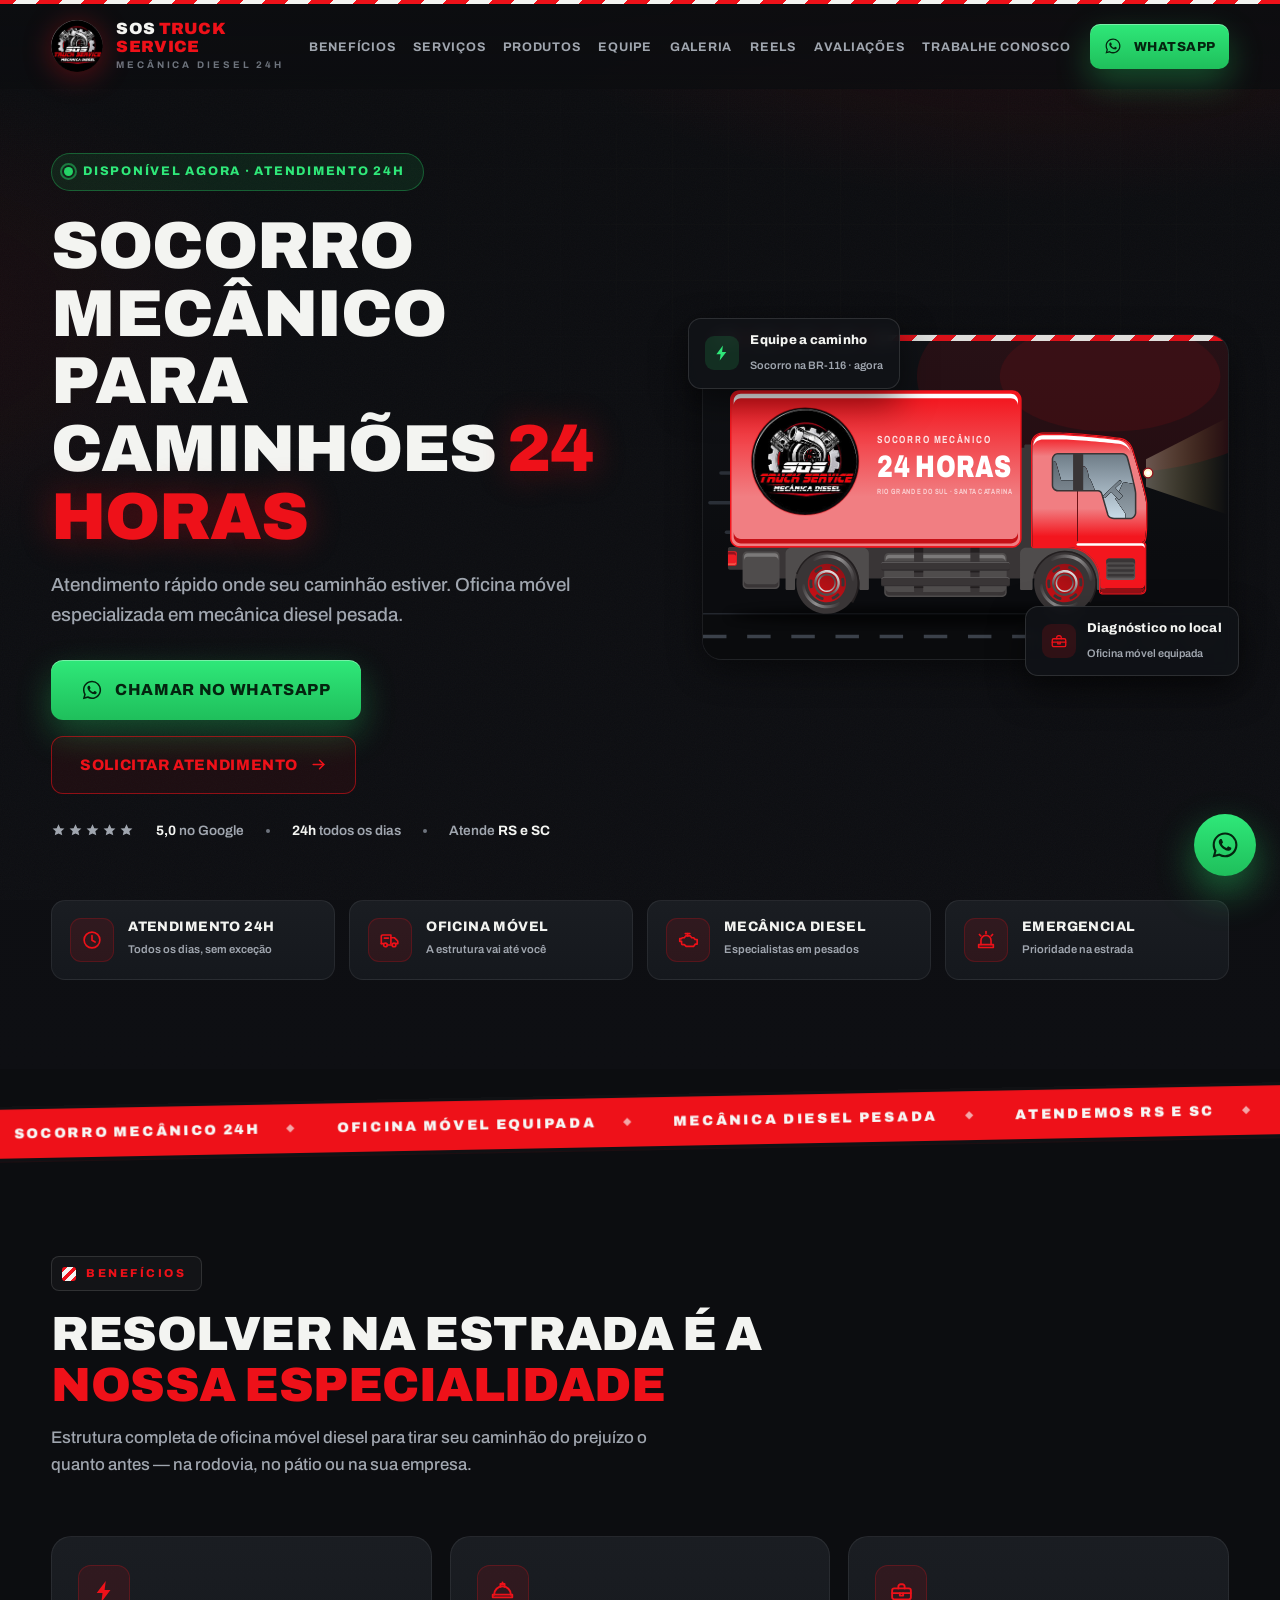
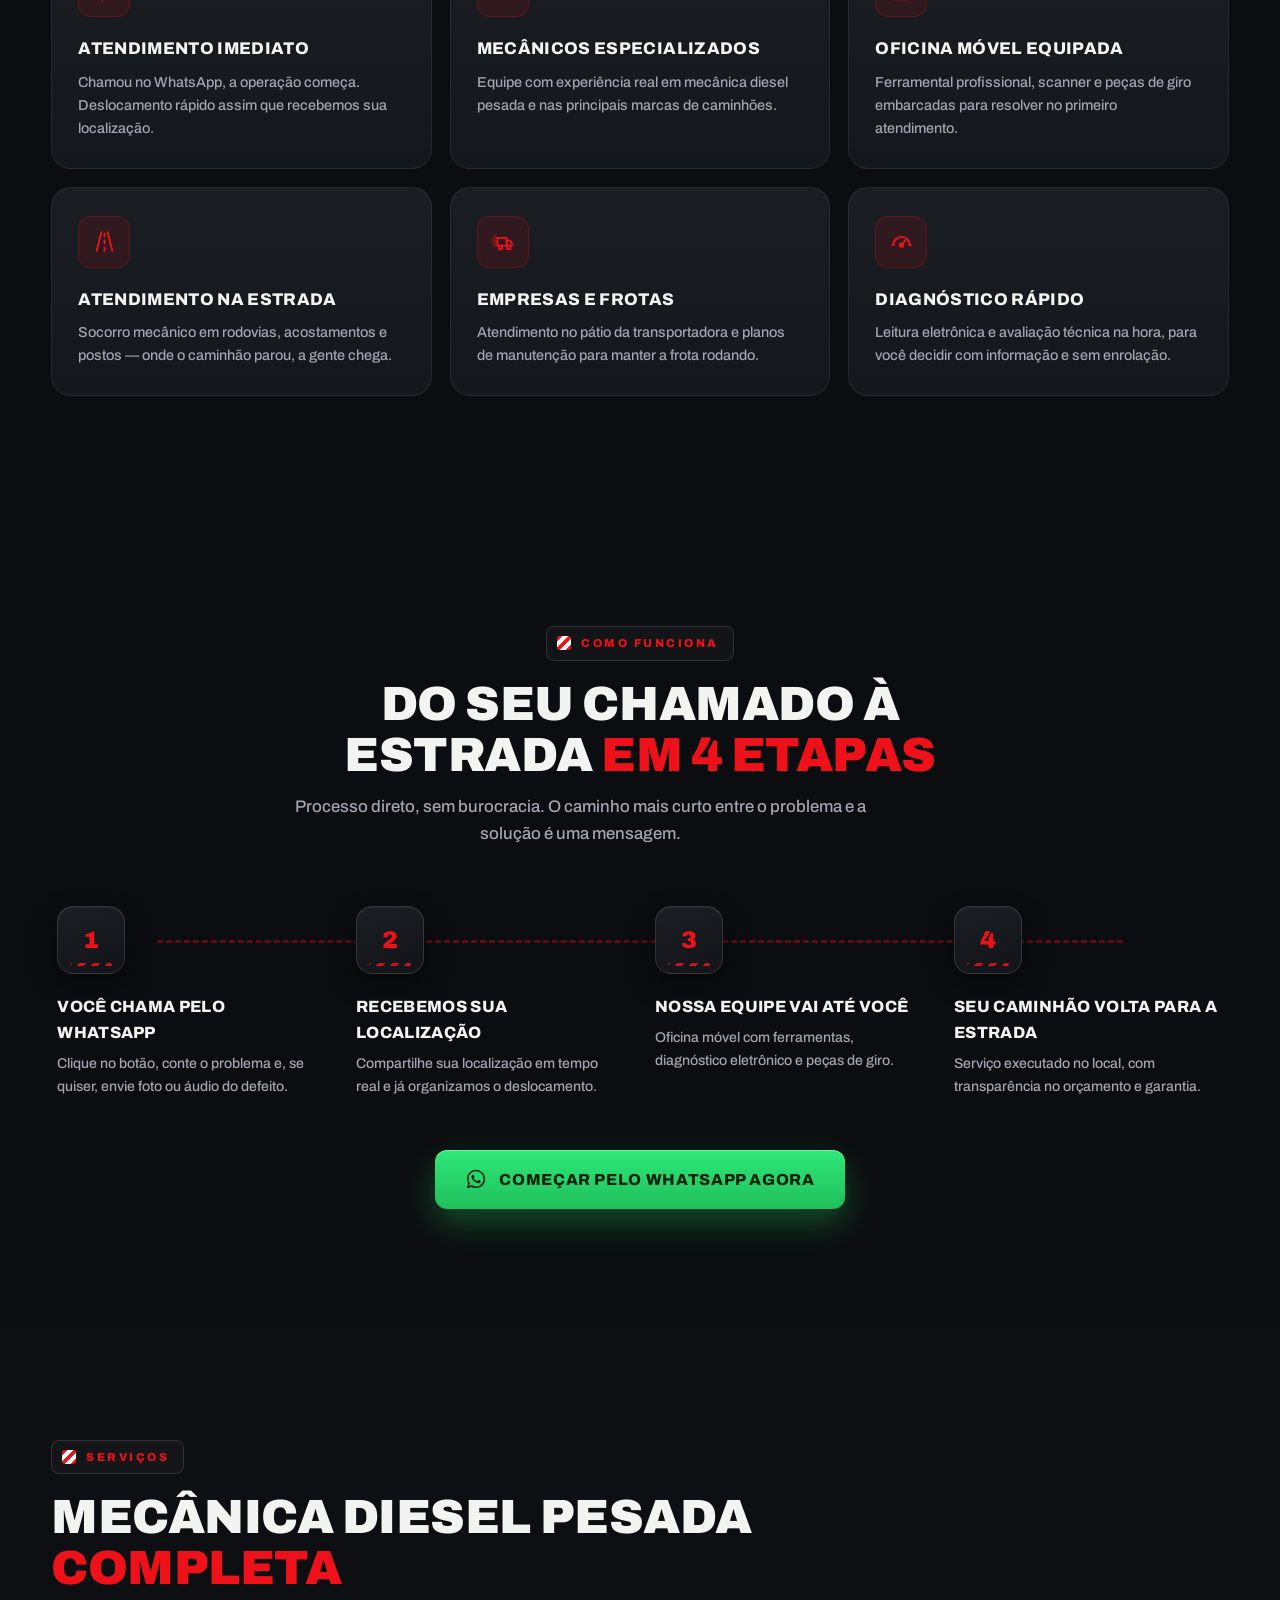
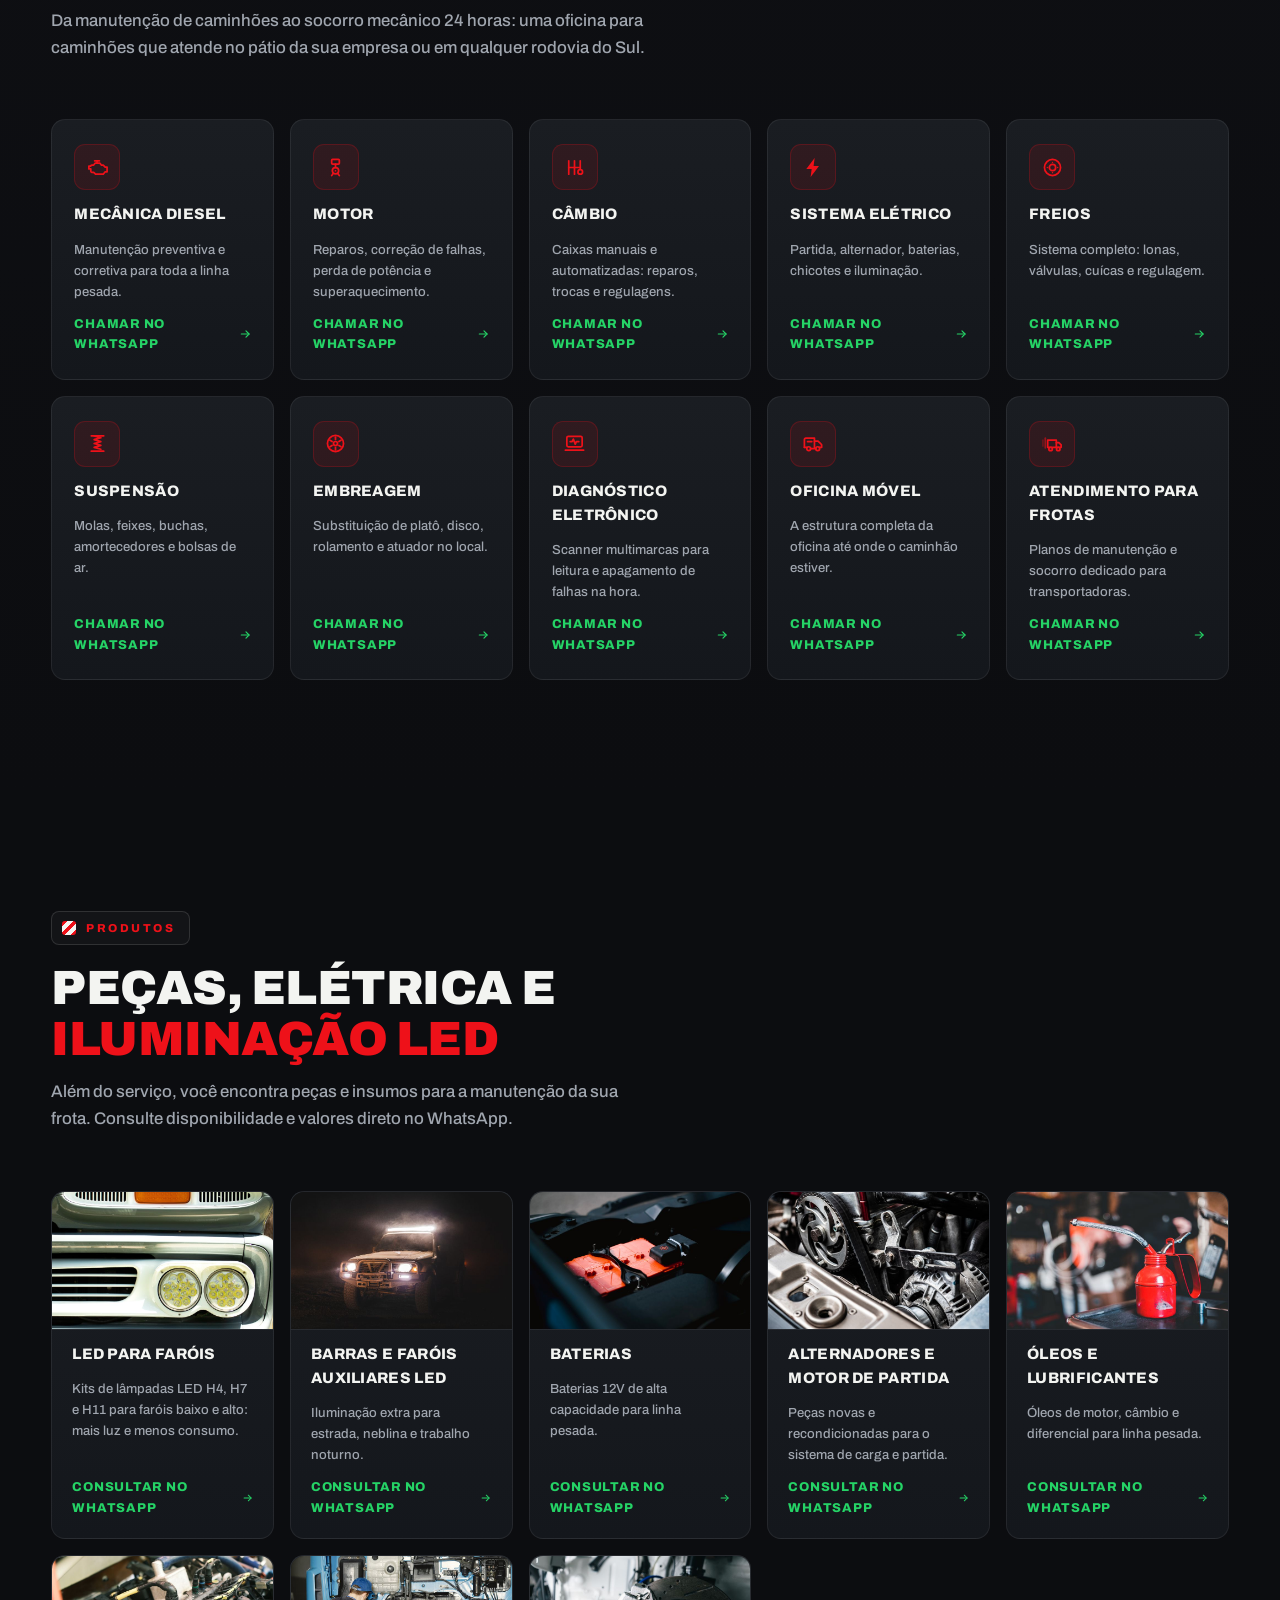
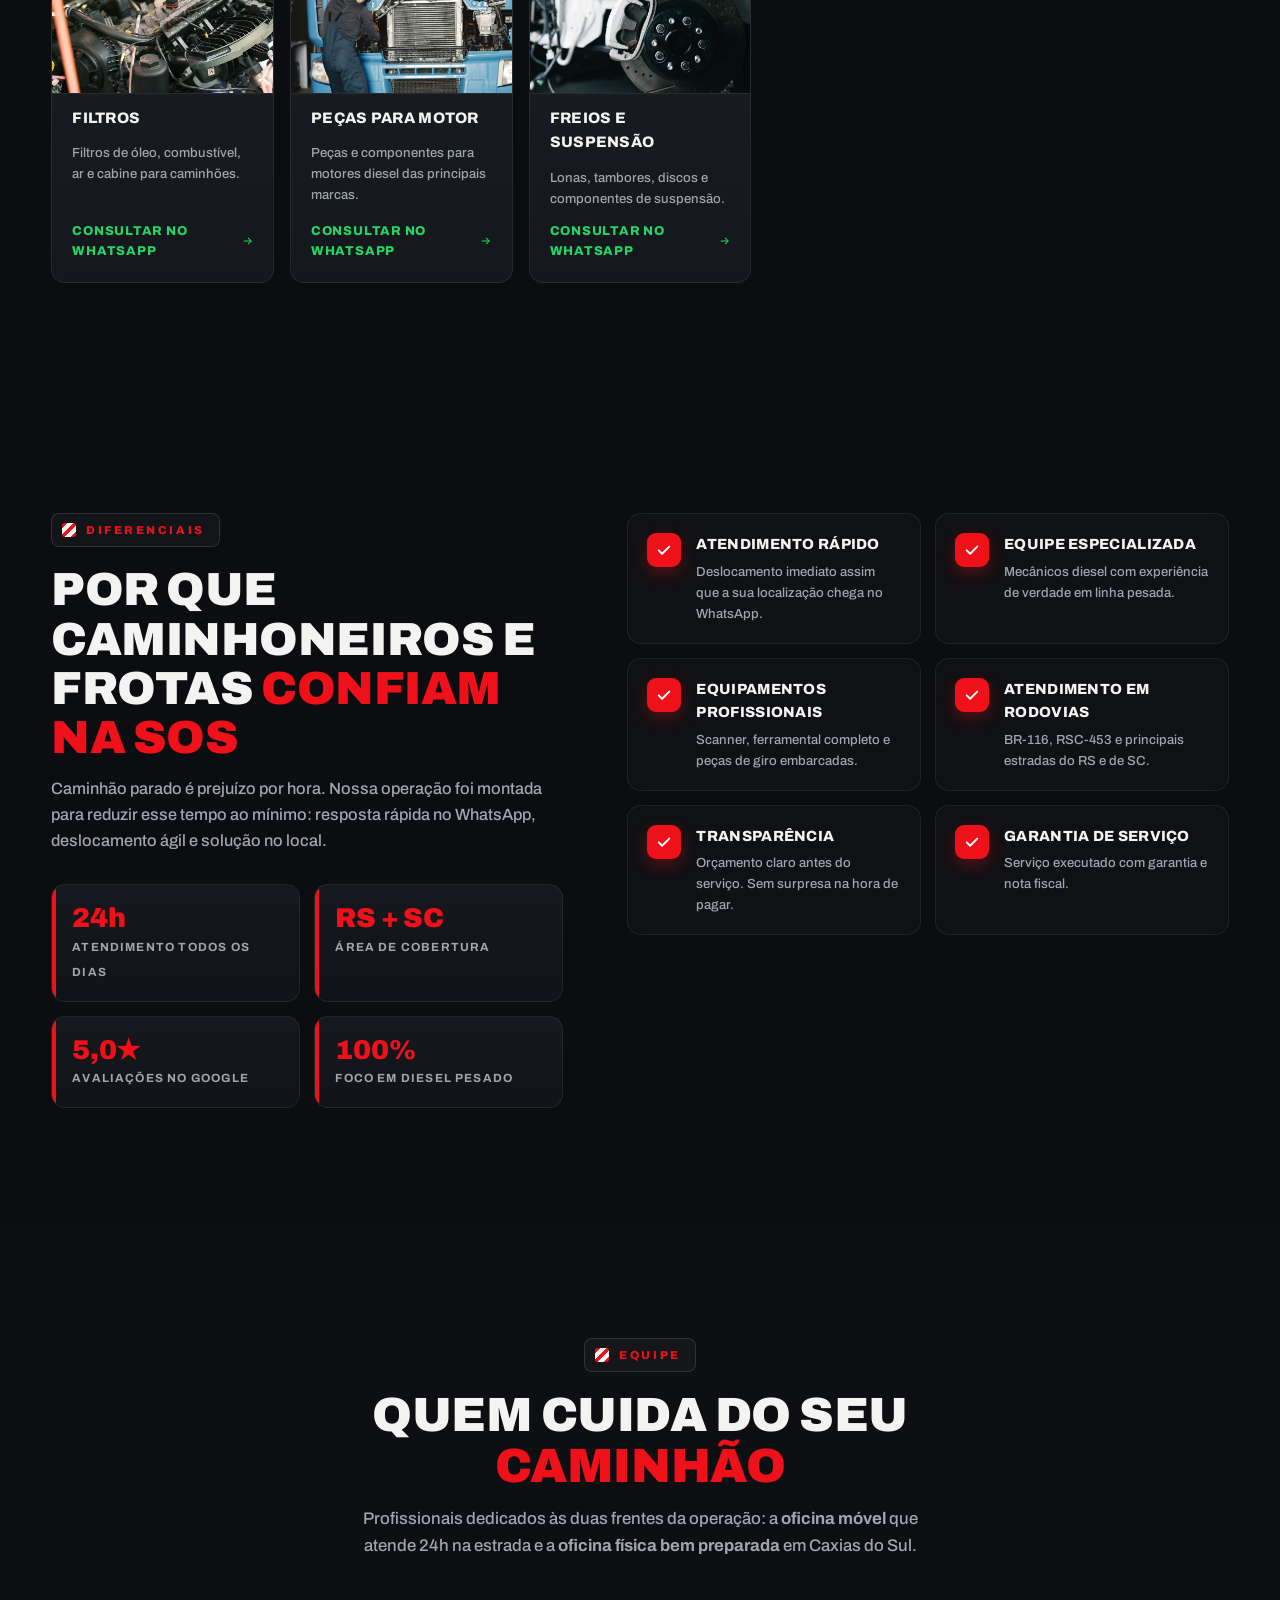
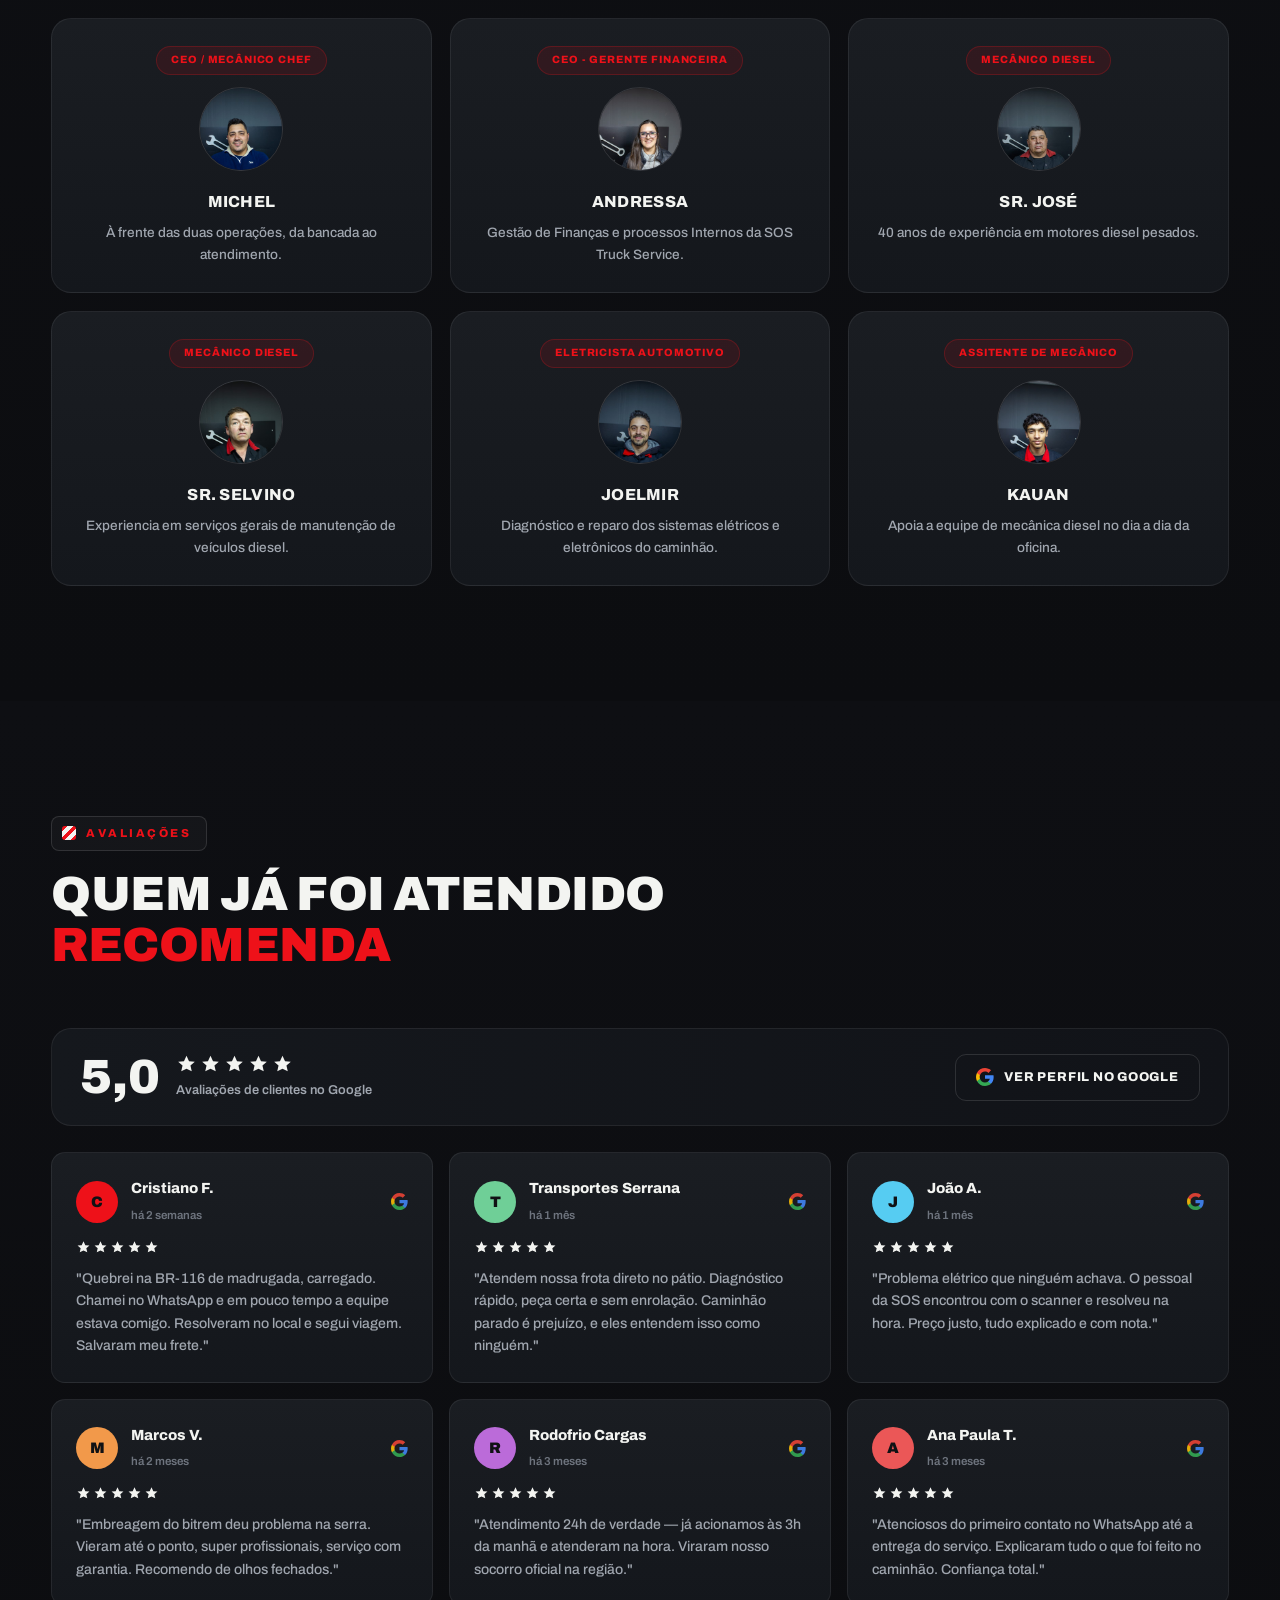
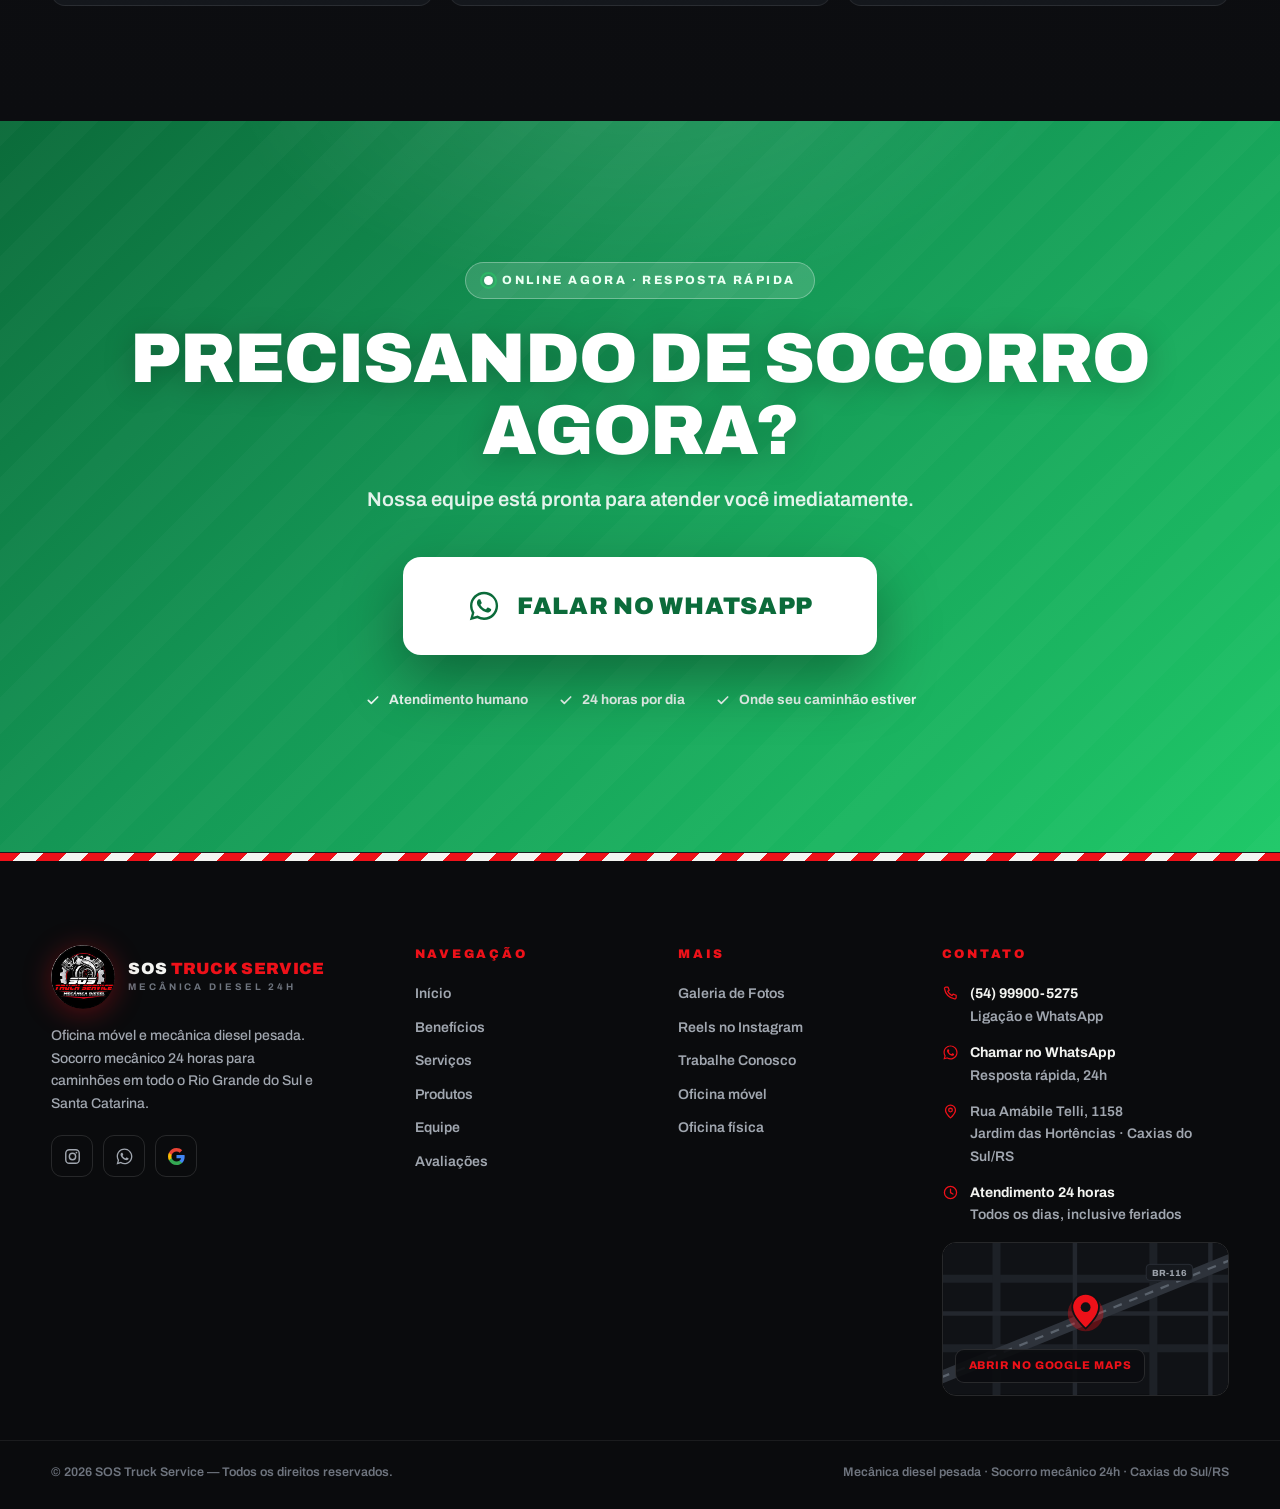
<file: index.html>
<!DOCTYPE html>
<html lang="pt-BR">
<head>
<meta charset="UTF-8">
<meta name="viewport" content="width=device-width, initial-scale=1.0">
<title>SOS Truck Service — Socorro Mecânico 24h para Caminhões | Oficina Móvel e Mecânica Diesel em Caxias do Sul</title>
<meta name="description" content="Socorro mecânico para caminhões 24 horas. Oficina móvel especializada em mecânica diesel pesada: motor, câmbio, freios, sistema elétrico e diagnóstico eletrônico. Atendimento na estrada em todo RS e SC. Chame no WhatsApp.">
<meta name="keywords" content="oficina móvel, mecânica diesel, socorro mecânico, caminhão, manutenção de caminhões, atendimento 24 horas, oficina para caminhões, mecânico diesel, assistência para caminhões, oficina móvel diesel, socorro mecânico 24h, mecânica pesada Caxias do Sul">
<meta name="robots" content="index, follow">
<meta name="theme-color" content="#0C0D10">
<link rel="canonical" href="https://sostruckbr.com/">
<meta property="og:type" content="website">
<meta property="og:locale" content="pt_BR">
<meta property="og:title" content="SOS Truck Service — Socorro Mecânico para Caminhões 24 Horas">
<meta property="og:description" content="Atendimento rápido onde seu caminhão estiver. Oficina móvel especializada em mecânica diesel pesada. Atendemos RS e SC.">
<meta property="og:site_name" content="SOS Truck Service">
<meta property="og:image" content="https://sostruckbr.com/assets/og-image.jpg">
<meta property="og:image:width" content="1200">
<meta property="og:image:height" content="630">
<meta property="og:url" content="https://sostruckbr.com/">
<meta name="twitter:card" content="summary_large_image">
<meta name="twitter:image" content="https://sostruckbr.com/assets/og-image.jpg">
<link rel="icon" href="assets/favicon.ico" sizes="any">
<link rel="icon" type="image/png" sizes="32x32" href="assets/favicon-32.png">
<link rel="icon" type="image/png" sizes="192x192" href="assets/favicon-192.png">
<link rel="apple-touch-icon" href="assets/apple-touch-icon.png">
<link rel="manifest" href="site.webmanifest">
<link rel="preconnect" href="https://fonts.googleapis.com">
<link rel="preconnect" href="https://fonts.gstatic.com" crossorigin>
<link href="https://fonts.googleapis.com/css2?family=Archivo:wght@500;600;700;800;900&display=swap" rel="stylesheet">
<link rel="stylesheet" href="assets/styles.css">
<script type="application/ld+json">
{
  "@context": "https://schema.org",
  "@type": "AutoRepair",
  "name": "SOS Truck Service",
  "description": "Socorro mecânico para caminhões 24 horas. Oficina móvel especializada em mecânica diesel pesada com atendimento na estrada.",
  "slogan": "Socorro mecânico para caminhões 24 horas",
  "telephone": "+55-54-99900-5275",
  "url": "https://sostruckbr.com/",
  "logo": "https://sostruckbr.com/assets/logo-sos-truck-service.png",
  "image": "https://sostruckbr.com/assets/og-image.jpg",
  "priceRange": "$$",
  "address": {
    "@type": "PostalAddress",
    "streetAddress": "Rua Amábile Telli, 1158 — Jardim das Hortências",
    "addressLocality": "Caxias do Sul",
    "addressRegion": "RS",
    "postalCode": "95058-010",
    "addressCountry": "BR"
  },
  "geo": { "@type": "GeoCoordinates", "latitude": -29.1329, "longitude": -51.1185 },
  "areaServed": ["Rio Grande do Sul", "Santa Catarina"],
  "openingHoursSpecification": {
    "@type": "OpeningHoursSpecification",
    "dayOfWeek": ["Monday","Tuesday","Wednesday","Thursday","Friday","Saturday","Sunday"],
    "opens": "00:00",
    "closes": "23:59"
  },
  "sameAs": ["https://www.instagram.com/sos_truckservice"],
  "makesOffer": [
    {"@type":"Offer","itemOffered":{"@type":"Service","name":"Socorro mecânico 24 horas para caminhões"}},
    {"@type":"Offer","itemOffered":{"@type":"Service","name":"Oficina móvel diesel"}},
    {"@type":"Offer","itemOffered":{"@type":"Service","name":"Mecânica diesel pesada"}},
    {"@type":"Offer","itemOffered":{"@type":"Service","name":"Diagnóstico eletrônico de caminhões"}},
    {"@type":"Offer","itemOffered":{"@type":"Service","name":"Manutenção de frotas"}}
  ]
}
</script>
</head>
<body>
<!-- ===== SPRITE DE ÍCONES ===== -->
<svg width="0" height="0" style="position:absolute" aria-hidden="true">
  <defs>
    <symbol id="i-wa" viewBox="0 0 24 24" fill="currentColor" stroke="none">
      <path d="M12.04 2c-5.46 0-9.91 4.45-9.91 9.91 0 1.75.46 3.45 1.32 4.95L2 22l5.25-1.38a9.87 9.87 0 0 0 4.79 1.22h.01c5.46 0 9.9-4.45 9.9-9.91 0-2.65-1.03-5.14-2.9-7.01A9.82 9.82 0 0 0 12.04 2zm0 18.1h-.01a8.2 8.2 0 0 1-4.18-1.15l-.3-.18-3.12.82.83-3.04-.2-.31a8.2 8.2 0 0 1-1.26-4.38c0-4.54 3.7-8.23 8.24-8.23 2.2 0 4.27.86 5.82 2.42a8.18 8.18 0 0 1 2.41 5.83c0 4.54-3.7 8.23-8.23 8.23zm4.52-6.16c-.25-.12-1.47-.72-1.69-.81-.23-.08-.39-.12-.56.13-.17.25-.64.81-.78.97-.14.17-.29.19-.54.06-.25-.12-1.05-.39-1.99-1.23-.74-.66-1.23-1.47-1.38-1.72-.14-.25-.02-.38.11-.51.11-.11.25-.29.37-.43.12-.14.17-.25.25-.41.08-.17.04-.31-.02-.43-.06-.12-.56-1.34-.76-1.84-.2-.48-.41-.42-.56-.43h-.48c-.17 0-.43.06-.66.31-.22.25-.86.85-.86 2.07 0 1.22.89 2.4 1.01 2.56.12.17 1.75 2.67 4.23 3.74.59.26 1.05.41 1.41.52.59.19 1.13.16 1.56.1.48-.07 1.47-.6 1.67-1.18.21-.58.21-1.07.14-1.18-.06-.11-.22-.17-.47-.29z"/>
    </symbol>
    <symbol id="i-star" viewBox="0 0 24 24" fill="currentColor" stroke="none">
      <path d="M12 2l2.9 6.26 6.6.56-5 4.36 1.5 6.45L12 16.9 5.99 19.63l1.5-6.45-5-4.36 6.6-.56z"/>
    </symbol>
    <symbol id="i-google" viewBox="0 0 18 18">
      <path fill="#4285F4" d="M17.64 9.2c0-.64-.06-1.25-.16-1.84H9v3.48h4.84a4.14 4.14 0 0 1-1.8 2.72v2.26h2.92c1.7-1.57 2.68-3.88 2.68-6.62z"/>
      <path fill="#34A853" d="M9 18c2.43 0 4.47-.8 5.96-2.18l-2.92-2.26c-.8.54-1.84.86-3.04.86-2.34 0-4.32-1.58-5.03-3.71H.96v2.33A9 9 0 0 0 9 18z"/>
      <path fill="#FBBC05" d="M3.97 10.71A5.41 5.41 0 0 1 3.68 9c0-.59.1-1.17.28-1.71V4.96H.96A9 9 0 0 0 0 9c0 1.45.35 2.82.96 4.04l3.01-2.33z"/>
      <path fill="#EA4335" d="M9 3.58c1.32 0 2.5.45 3.44 1.35l2.58-2.59C13.46.89 11.43 0 9 0A9 9 0 0 0 .96 4.96l3.01 2.33C4.68 5.16 6.66 3.58 9 3.58z"/>
    </symbol>
    <symbol id="i-clock" viewBox="0 0 24 24" fill="none" stroke="currentColor" stroke-width="1.8" stroke-linecap="round" stroke-linejoin="round">
      <circle cx="12" cy="12" r="8.6"/><path d="M12 7.2v5l3.4 2"/>
    </symbol>
    <symbol id="i-van" viewBox="0 0 24 24" fill="none" stroke="currentColor" stroke-width="1.8" stroke-linecap="round" stroke-linejoin="round">
      <path d="M2.5 16V8a1.5 1.5 0 0 1 1.5-1.5h9V16"/><path d="M13 9.5h3.7l3.3 3.1a1.5 1.5 0 0 1 .5 1.1V16h-2.6"/><circle cx="7" cy="17.4" r="2"/><circle cx="16.4" cy="17.4" r="2"/><path d="M9 17.4h5.4"/><path d="M2.5 16H5"/><path d="M5.8 10h4.4"/>
    </symbol>
    <symbol id="i-engine" viewBox="0 0 24 24" fill="none" stroke="currentColor" stroke-width="1.8" stroke-linecap="round" stroke-linejoin="round">
      <path d="M9 5h5"/><path d="M11.5 5v2.5"/><path d="M6 9.5h2l1.5-2h5l1.5 2h2l2 2h2v5h-2l-2 2.5H10l-2-2H6a1 1 0 0 1-1-1v-2.5H3v-3h2V10.5a1 1 0 0 1 1-1z"/>
    </symbol>
    <symbol id="i-siren" viewBox="0 0 24 24" fill="none" stroke="currentColor" stroke-width="1.8" stroke-linecap="round" stroke-linejoin="round">
      <path d="M6.5 17v-4.5a5.5 5.5 0 0 1 11 0V17"/><path d="M4 17h16v3.2H4z"/><path d="M12 2.8v2"/><path d="m4.8 6 1.5 1.5"/><path d="M19.2 6l-1.5 1.5"/>
    </symbol>
    <symbol id="i-zap" viewBox="0 0 24 24" fill="currentColor" stroke="none">
      <path d="M13.2 2 4.5 13.5h5.6L9 22l8.7-11.5h-5.6z"/>
    </symbol>
    <symbol id="i-helmet" viewBox="0 0 24 24" fill="none" stroke="currentColor" stroke-width="1.8" stroke-linecap="round" stroke-linejoin="round">
      <path d="M4 15a8 8 0 0 1 16 0"/><path d="M2.6 15h18.8v2.6H2.6z"/><path d="M10 7.4V4.8h4v2.6"/><path d="M12 4.8V3.4"/>
    </symbol>
    <symbol id="i-toolbox" viewBox="0 0 24 24" fill="none" stroke="currentColor" stroke-width="1.8" stroke-linecap="round" stroke-linejoin="round">
      <rect x="3" y="9" width="18" height="10.5" rx="2"/><path d="M9 9V7.2A2.2 2.2 0 0 1 11.2 5h1.6A2.2 2.2 0 0 1 15 7.2V9"/><path d="M3 13.5h18"/><path d="M10.4 13.5v2.4h3.2v-2.4"/>
    </symbol>
    <symbol id="i-road" viewBox="0 0 24 24" fill="none" stroke="currentColor" stroke-width="1.8" stroke-linecap="round" stroke-linejoin="round">
      <path d="M4.5 21 9 3"/><path d="M19.5 21 15 3"/><path d="M12 4.5v2.6"/><path d="M12 10.8v3"/><path d="M12 17.8V21"/>
    </symbol>
    <symbol id="i-fleet" viewBox="0 0 24 24" fill="none" stroke="currentColor" stroke-width="1.8" stroke-linecap="round" stroke-linejoin="round">
      <path d="M7 8.5h9V16H7z"/><path d="M16 11h2.6L21 13.4V16h-5"/><circle cx="10" cy="17.7" r="1.8"/><circle cx="18" cy="17.7" r="1.8"/><path d="M4.5 6.5v10" opacity=".55"/><path d="M2 8.5v6" opacity=".3"/>
    </symbol>
    <symbol id="i-gauge" viewBox="0 0 24 24" fill="none" stroke="currentColor" stroke-width="1.8" stroke-linecap="round" stroke-linejoin="round">
      <path d="M4 15.5a8 8 0 0 1 16 0"/><path d="m12 15.5 4-5"/><circle cx="12" cy="15.5" r="1.6"/><path d="M4.6 15.5H3"/><path d="M21 15.5h-1.6"/>
    </symbol>
    <symbol id="i-piston" viewBox="0 0 24 24" fill="none" stroke="currentColor" stroke-width="1.8" stroke-linecap="round" stroke-linejoin="round">
      <rect x="8" y="3.5" width="8" height="5" rx="1"/><path d="M12 8.5v3.4"/><circle cx="12" cy="15.4" r="3.3"/><circle cx="12" cy="15.4" r=".9" fill="currentColor" stroke="none"/><path d="M9.7 17.9 8 20.5"/><path d="m14.3 17.9 1.7 2.6"/>
    </symbol>
    <symbol id="i-shift" viewBox="0 0 24 24" fill="none" stroke="currentColor" stroke-width="1.8" stroke-linecap="round" stroke-linejoin="round">
      <path d="M6 5v14"/><path d="M12 5v14"/><path d="M18 5v8.6"/><path d="M6 12h12"/><circle cx="18" cy="16.6" r="2.4"/>
    </symbol>
    <symbol id="i-brake" viewBox="0 0 24 24" fill="none" stroke="currentColor" stroke-width="1.8" stroke-linecap="round" stroke-linejoin="round">
      <circle cx="12" cy="12" r="8.4"/><circle cx="12" cy="12" r="3.3"/><circle cx="12" cy="6.6" r=".7" fill="currentColor" stroke="none"/><circle cx="12" cy="17.4" r=".7" fill="currentColor" stroke="none"/><circle cx="6.6" cy="12" r=".7" fill="currentColor" stroke="none"/><circle cx="17.4" cy="12" r=".7" fill="currentColor" stroke="none"/>
    </symbol>
    <symbol id="i-spring" viewBox="0 0 24 24" fill="none" stroke="currentColor" stroke-width="1.8" stroke-linecap="round" stroke-linejoin="round">
      <path d="M5.5 4h13"/><path d="M5.5 20h13"/><path d="m8.5 4 7 1.9-7 2.1 7 2-7 2 7 2-7 2.1 7 1.9"/>
    </symbol>
    <symbol id="i-clutch" viewBox="0 0 24 24" fill="none" stroke="currentColor" stroke-width="1.8" stroke-linecap="round" stroke-linejoin="round">
      <circle cx="12" cy="12" r="8.4"/><circle cx="12" cy="12" r="2.1"/><path d="M12 5.4v2.4"/><path d="M12 16.2v2.4"/><path d="m6.3 8.7 2.1 1.2"/><path d="m15.6 14.1 2.1 1.2"/><path d="m6.3 15.3 2.1-1.2"/><path d="m15.6 9.9 2.1-1.2"/>
    </symbol>
    <symbol id="i-diag" viewBox="0 0 24 24" fill="none" stroke="currentColor" stroke-width="1.8" stroke-linecap="round" stroke-linejoin="round">
      <rect x="4" y="4.5" width="16" height="11" rx="1.6"/><path d="M2.5 19h19"/><path d="M7.5 10h2l1.3-2.6 2 5.2 1.2-2.6h2.5"/>
    </symbol>
    <symbol id="i-shield" viewBox="0 0 24 24" fill="none" stroke="currentColor" stroke-width="1.8" stroke-linecap="round" stroke-linejoin="round">
      <path d="M12 3 5 5.8v5.4c0 4.5 3 7.6 7 9.3 4-1.7 7-4.8 7-9.3V5.8Z"/><path d="m8.8 11.6 2.2 2.2 4.2-4.4"/>
    </symbol>
    <symbol id="i-check" viewBox="0 0 24 24" fill="none" stroke="currentColor" stroke-width="2.6" stroke-linecap="round" stroke-linejoin="round">
      <path d="m5 12.5 4.5 4.5L19 7.5"/>
    </symbol>
    <symbol id="i-pin" viewBox="0 0 24 24" fill="none" stroke="currentColor" stroke-width="1.8" stroke-linecap="round" stroke-linejoin="round">
      <path d="M12 21s-7-6-7-11a7 7 0 0 1 14 0c0 5-7 11-7 11z"/><circle cx="12" cy="10" r="2.6"/>
    </symbol>
    <symbol id="i-phone" viewBox="0 0 24 24" fill="none" stroke="currentColor" stroke-width="1.8" stroke-linecap="round" stroke-linejoin="round">
      <path d="M5.5 3h3l1.7 4.3-2.1 1.6a12 12 0 0 0 6 6l1.6-2.1L20 14.5v3a2 2 0 0 1-2.2 2A16.8 16.8 0 0 1 3.5 5.2 2 2 0 0 1 5.5 3z"/>
    </symbol>
    <symbol id="i-ig" viewBox="0 0 24 24" fill="none" stroke="currentColor" stroke-width="1.8" stroke-linecap="round" stroke-linejoin="round">
      <rect x="3.5" y="3.5" width="17" height="17" rx="4.5"/><circle cx="12" cy="12" r="4"/><circle cx="17" cy="7" r="1.1" fill="currentColor" stroke="none"/>
    </symbol>
    <symbol id="i-arrow" viewBox="0 0 24 24" fill="none" stroke="currentColor" stroke-width="2.2" stroke-linecap="round" stroke-linejoin="round">
      <path d="M4.5 12h15"/><path d="m13.5 6 6 6-6 6"/>
    </symbol>
    <symbol id="i-user" viewBox="0 0 24 24" fill="none" stroke="currentColor" stroke-width="1.8" stroke-linecap="round" stroke-linejoin="round">
      <circle cx="12" cy="8.2" r="3.6"/><path d="M4.8 20c1-3.8 4-5.8 7.2-5.8s6.2 2 7.2 5.8"/>
    </symbol>
    <symbol id="i-camera" viewBox="0 0 24 24" fill="none" stroke="currentColor" stroke-width="1.8" stroke-linecap="round" stroke-linejoin="round">
      <path d="M4 8.5a1.5 1.5 0 0 1 1.5-1.5h2l1.2-2h6.6l1.2 2h2A1.5 1.5 0 0 1 20 8.5V18a1.5 1.5 0 0 1-1.5 1.5h-13A1.5 1.5 0 0 1 4 18Z"/><circle cx="12" cy="13" r="3.6"/>
    </symbol>
  </defs>
</svg>

<!-- ===== HEADER ===== -->
<header class="topbar" id="topbar">
  <div class="hazard hazard--thin"></div>
  <div class="header-bg">
    <div class="container">
      <nav class="nav" aria-label="Navegação principal">
        <a class="brand" href="#inicio" aria-label="SOS Truck Service — início">
          <img class="brand-logo" src="assets/logo-sos-truck-service.png" alt="SOS Truck Service — Mecânica Diesel" width="52" height="52" decoding="async">
          <span class="brand-name">
            <strong>SOS <span>Truck Service</span></strong>
            <small>Mecânica Diesel 24h</small>
          </span>
        </a>
        <ul class="nav-links">
          <li><a href="#beneficios">Benefícios</a></li>
          <li><a href="#servicos">Serviços</a></li>
          <li><a href="#produtos">Produtos</a></li>
          <li><a href="#equipe">Equipe</a></li>
          <li><a href="galeria.html">Galeria</a></li>
          <li><a href="reels.html">Reels</a></li>
          <li><a href="#avaliacoes">Avaliações</a></li>
          <li><a href="trabalhe-conosco.html">Trabalhe Conosco</a></li>
        </ul>
        <div class="nav-cta">
          <a class="btn btn-wa btn-sm" href="https://wa.me/5554999005275" data-wa data-msg="Olá! Preciso de atendimento para meu caminhão. Vim pelo site.">
            <svg width="18" height="18" aria-hidden="true"><use href="#i-wa"/></svg>
            <span>WhatsApp</span>
          </a>
          <button class="menu-toggle" id="menuToggle" aria-label="Abrir menu" aria-expanded="false" aria-controls="mmenu">
            <span></span><span></span><span></span>
          </button>
        </div>
      </nav>
    </div>
    <div class="mobile-menu" id="mmenu">
      <a href="#beneficios">Benefícios</a>
      <a href="#como-funciona">Como Funciona</a>
      <a href="#servicos">Serviços</a>
      <a href="#produtos">Produtos</a>
      <a href="galeria.html">Galeria</a>
      <a href="reels.html">Reels</a>
      <a href="#diferenciais">Diferenciais</a>
      <a href="#equipe">Equipe</a>
      <a href="#avaliacoes">Avaliações</a>
      <a href="trabalhe-conosco.html">Trabalhe Conosco</a>
      <a href="#contato">Contato</a>
      <a class="btn btn-wa" href="https://wa.me/5554999005275" data-wa data-msg="Olá! Preciso de atendimento para meu caminhão. Vim pelo site.">
        <svg width="20" height="20" aria-hidden="true"><use href="#i-wa"/></svg>
        Chamar no WhatsApp
      </a>
    </div>
  </div>
</header>

<!-- ===== HERO ===== -->
<section class="hero" id="inicio">
  <div class="container">
    <div class="hero-grid">
      <div class="reveal in">
        <span class="hero-badge"><span class="dot-live"></span>Disponível agora · Atendimento 24h</span>
        <h1>Socorro Mecânico para Caminhões <span class="accent">24 Horas</span></h1>
        <p class="hero-sub">Atendimento rápido onde seu caminhão estiver. Oficina móvel especializada em mecânica diesel pesada.</p>
        <div class="hero-cta">
          <a class="btn btn-wa" href="https://wa.me/5554999005275" data-wa data-msg="🚨 Preciso de socorro mecânico AGORA para meu caminhão. Minha localização é:">
            <svg width="22" height="22" aria-hidden="true"><use href="#i-wa"/></svg>
            Chamar no WhatsApp
          </a>
          <a class="btn btn-ghost" href="https://wa.me/5554999005275" data-wa data-msg="Olá! Quero solicitar um atendimento da oficina móvel para meu caminhão.">
            Solicitar Atendimento
            <svg width="17" height="17" aria-hidden="true"><use href="#i-arrow"/></svg>
          </a>
        </div>
        <div class="hero-trust">
          <span class="stars" aria-label="5 estrelas">
            <svg><use href="#i-star"/></svg><svg><use href="#i-star"/></svg><svg><use href="#i-star"/></svg><svg><use href="#i-star"/></svg><svg><use href="#i-star"/></svg>
          </span>
          <span><b>5,0</b> no Google</span>
          <span class="sep"></span>
          <span><b>24h</b> todos os dias</span>
          <span class="sep"></span>
          <span>Atende <b>RS e SC</b></span>
        </div>
      </div>

      <div class="hero-figure reveal in" data-d="2">
        <div class="truck-frame">
          <svg viewBox="0 0 760 470" xmlns:xlink="http://www.w3.org/1999/xlink" role="img" aria-label="Ilustração de caminhão da SOS Truck Service em atendimento noturno na estrada">
            <defs>
              <linearGradient id="cabGrad" x1="0" y1="0" x2="0" y2="1">
                <stop offset="0" stop-color="#FF5560"/><stop offset="1" stop-color="#C8101E"/>
              </linearGradient>
              <linearGradient id="trailerGrad" x1="0" y1="0" x2="0" y2="1">
                <stop offset="0" stop-color="#272B32"/><stop offset="1" stop-color="#191C21"/>
              </linearGradient>
              <linearGradient id="chromeGrad" x1="0" y1="0" x2="1" y2="0">
                <stop offset="0" stop-color="#9AA2AC"/><stop offset="1" stop-color="#565E68"/>
              </linearGradient>
              <linearGradient id="beamGrad" x1="0" y1="0" x2="1" y2="0">
                <stop offset="0" stop-color="rgba(255,238,210,.32)"/><stop offset="1" stop-color="rgba(255,216,80,0)"/>
              </linearGradient>
              <pattern id="hz" width="16" height="9" patternUnits="userSpaceOnUse" patternTransform="rotate(45)">
                <rect width="8" height="9" fill="#EE1119"/><rect x="8" width="8" height="9" fill="#F3F4F1"/>
              </pattern>
              <filter id="soft" x="-30%" y="-30%" width="160%" height="160%">
                <feGaussianBlur stdDeviation="6"/>
              </filter>
            </defs>

            <ellipse cx="590" cy="60" rx="280" ry="140" fill="rgba(238,17,25,.10)"/>
            <ellipse cx="590" cy="60" rx="160" ry="80" fill="rgba(238,17,25,.09)"/>

            <g class="speed">
              <line x1="26" y1="200" x2="96" y2="200"/>
              <line x1="10" y1="243" x2="70" y2="243"/>
              <line x1="34" y1="286" x2="92" y2="286"/>
            </g>

            <rect x="0" y="404" width="760" height="66" fill="#0A0B0D"/>
            <line x1="0" y1="404" x2="760" y2="404" stroke="#23272E" stroke-width="2"/>
            <line class="lane" x1="0" y1="437" x2="760" y2="437" stroke="#3B414A" stroke-width="5"/>
            <ellipse cx="360" cy="407" rx="322" ry="13" fill="#000" opacity=".55" filter="url(#soft)"/>

            <g transform="translate(30,30)">
              <!-- caminhão (ilustração vetorial recolorida, espelhada para frente à direita) -->
              <g transform="translate(620,44) scale(-1,1) scale(0.6135,0.6135) translate(-53.7,-134.8)"><metadata
     id="metadata8"><rdf:RDF><cc:Work
         rdf:about=""><dc:format>image/svg+xml</dc:format><dc:type
           rdf:resource="http://purl.org/dc/dcmitype/StillImage" /></cc:Work></rdf:RDF></metadata><defs
     id="defs6"><clipPath
       id="clipPath36"
       clipPathUnits="userSpaceOnUse"><path
         id="path34"
         d="M 1283.04,1271.13 H 584.012 c -18.813,0 -35.731,7.65 -48.063,20.07 -12.328,12.42 -19.98,29.52 -19.98,48.51 v 785.16 c 0,10.8 4.32,20.52 11.34,27.63 7.113,7.11 16.652,11.43 27.363,11.43 h 4.226 v 0 20.34 c -18.718,0.09 -34.109,13.05 -37.707,30.87 -9.269,45.36 -23.402,131.67 -23.402,265.68 0,211.23 0,265.77 0,374.76 0,29.16 8.82,82.62 23.852,150.66 45.179,204.48 145.89,543.42 226.437,807.48 v 0 0 0 c 15.844,52.2 42.934,95.49 79.203,127.89 36.36,32.31 81.989,54 135.629,62.46 141.84,22.41 365.04,46.35 579.69,64.53 214.56,18.18 420.84,30.78 528.48,30.78 216.54,0 136.26,0 264.87,0 50.22,0 95.58,-20.52 128.52,-53.64 32.94,-33.21 53.28,-78.93 53.28,-129.69 l -0.09,-1797.21 c 0.09,-7.65 -3.78,-15.03 -10.17,-20.7 -6.31,-5.69 -14.99,-9.18 -23.18,-9.18 -0.1,0 -0.21,0 -0.31,0 h -597.87 c -158.31,0 -301.77,-64.71 -405.45,-169.11 C 1376.91,1815.36 1312.74,1671 1312.74,1511.52 v -109.54 c -3.95,-38.57 -15.7,-50.3 -48.06,-50.3 H 592.559 c -36.45,0 -66.059,29.88 -66.059,66.6 v -62.55 c 0,-36.81 29.609,-66.69 66.059,-66.69 l 669.331,0.27 c 30.8,0 46.63,10.55 50.85,32.56 v -20.86 c 0,-8.28 -3.33,-15.75 -8.73,-21.15 -5.4,-5.4 -12.69,-8.73 -20.97,-8.73 m 425.52,1816.69 v -887.89 c 0,-3.78 3.06,-6.84 6.84,-6.84 3.69,0 6.75,3.06 6.75,6.84 v 887.89 l 337.68,-0.22 c 53.91,0 97.65,44.1 97.65,98.46 v 428.31 28.8 c 0,54.36 -43.74,98.37 -97.65,98.37 H 922.949 c -42.027,0 -79.828,-26.01 -91.621,-64.17 -27.973,-90.51 -83.445,-318.44 -117.422,-472.86 h -0.027 c -12.82,-58.32 -22.598,-106.26 -26.645,-132.21 -0.007,-0.06 -0.019,-0.12 -0.027,-0.18 -0.051,-0.33 -0.102,-0.65 -0.152,-0.97 -0.004,-0.04 -0.008,-0.08 -0.016,-0.11 -0.047,-0.31 -0.094,-0.61 -0.137,-0.91 -0.019,-0.13 -0.039,-0.25 -0.058,-0.38 -0.039,-0.27 -0.078,-0.53 -0.117,-0.79 -0.004,-0.03 -0.008,-0.06 -0.012,-0.09 -0.102,-0.67 -0.195,-1.33 -0.285,-1.97 v 0 c -1.711,-12.06 -2.52,-38.43 -2.52,-44.28 0,-115.38 0,-274.5 0,-325.44 v 0 c 0,-50.94 48.512,-101.79 99.09,-101.79 h 83.609 c 71.93,0 163.451,0 199.441,0 41.58,0 95.76,20.88 110.16,65.97 l 106.56,369.72 c 8.46,34.11 38.07,56.97 70.65,56.97 l 355.14,-0.23" /></clipPath><linearGradient
       id="linearGradient54"
       spreadMethod="pad"
       gradientTransform="matrix(-1.227e-4,2807.7,2807.7,1.227e-4,1507.8,1260.93)"
       gradientUnits="userSpaceOnUse"
       y2="0"
       x2="1"
       y1="0"
       x1="0"><stop
         id="stop38"
         offset="0"
         style="stop-opacity:1;stop-color:#f3161e" /><stop
         id="stop40"
         offset="0.010989"
         style="stop-opacity:1;stop-color:#f3161e" /><stop
         id="stop42"
         offset="0.14927217"
         style="stop-opacity:1;stop-color:#f3161e" /><stop
         id="stop44"
         offset="0.21978"
         style="stop-opacity:1;stop-color:#f3161e" /><stop
         id="stop46"
         offset="0.362637"
         style="stop-opacity:1;stop-color:#f3161e" /><stop
         id="stop48"
         offset="0.538462"
         style="stop-opacity:1;stop-color:#f17e82" /><stop
         id="stop50"
         offset="0.868132"
         style="stop-opacity:1;stop-color:#f17e82" /><stop
         id="stop52"
         offset="1"
         style="stop-opacity:1;stop-color:#f3161e" /></linearGradient><clipPath
       id="clipPath68"
       clipPathUnits="userSpaceOnUse"><path
         id="path66"
         d="m 2277.47,1451.73 c 0,-188.41 -151.67,-341.15 -338.76,-341.15 -187.09,0 -338.77,152.74 -338.77,341.15 0,188.48 151.68,341.2 338.77,341.2 187.09,0 338.76,-152.72 338.76,-341.2 z" /></clipPath><linearGradient
       id="linearGradient74"
       spreadMethod="pad"
       gradientTransform="matrix(-2.98e-5,682.344,682.344,2.98e-5,1938.7,1127.08)"
       gradientUnits="userSpaceOnUse"
       y2="0"
       x2="1"
       y1="0"
       x1="0"><stop
         id="stop70"
         offset="0"
         style="stop-opacity:1;stop-color:#c61016" /><stop
         id="stop72"
         offset="1"
         style="stop-opacity:1;stop-color:#931015" /></linearGradient><clipPath
       id="clipPath84"
       clipPathUnits="userSpaceOnUse"><path
         id="path82"
         d="m 1938.63,1681.48 c -125.56,0 -227.32,-102.5 -227.32,-228.93 0,-126.44 101.76,-228.94 227.32,-228.94 125.53,0 227.34,102.5 227.34,228.94 0,126.43 -101.81,228.93 -227.34,228.93 z m 185.97,-228.93 c 0,-103.43 -83.27,-187.3 -185.97,-187.3 -102.7,0 -185.99,83.87 -185.99,187.3 0,103.44 83.29,187.33 185.99,187.33 102.7,0 185.97,-83.89 185.97,-187.33 z" /></clipPath><linearGradient
       id="linearGradient92"
       spreadMethod="pad"
       gradientTransform="matrix(-1.88e-5,-429.136,-429.136,1.88e-5,1938.64,1669.27)"
       gradientUnits="userSpaceOnUse"
       y2="0"
       x2="1"
       y1="0"
       x1="0"><stop
         id="stop86"
         offset="0"
         style="stop-opacity:1;stop-color:#deddde" /><stop
         id="stop88"
         offset="0.82129452"
         style="stop-opacity:1;stop-color:#4f4c4d" /><stop
         id="stop90"
         offset="1"
         style="stop-opacity:1;stop-color:#4f4c4d" /></linearGradient><clipPath
       id="clipPath102"
       clipPathUnits="userSpaceOnUse"><path
         id="path100"
         d="m 1940.52,1614.08 c -88.54,0 -160.34,-72.33 -160.34,-161.53 0,-89.19 71.8,-161.54 160.34,-161.54 88.62,0 160.45,72.35 160.45,161.54 0,89.2 -71.83,161.53 -160.45,161.53 z m 132.97,-162.4 c 0,-73.99 -59.6,-134.03 -133.1,-134.03 -73.5,0 -133.12,60.04 -133.12,134.03 0,74.08 59.62,134.06 133.12,134.06 73.5,0 133.1,-59.98 133.1,-134.06 z" /></clipPath><linearGradient
       id="linearGradient110"
       spreadMethod="pad"
       gradientTransform="matrix(-1.42e-5,325.25,325.25,1.42e-5,1940.58,1289.2)"
       gradientUnits="userSpaceOnUse"
       y2="0"
       x2="1"
       y1="0"
       x1="0"><stop
         id="stop104"
         offset="0"
         style="stop-opacity:1;stop-color:#deddde" /><stop
         id="stop106"
         offset="0.82129452"
         style="stop-opacity:1;stop-color:#4f4c4d" /><stop
         id="stop108"
         offset="1"
         style="stop-opacity:1;stop-color:#4f4c4d" /></linearGradient><clipPath
       id="clipPath120"
       clipPathUnits="userSpaceOnUse"><path
         id="path118"
         d="m 2353.73,1737.73 c -90.79,133.13 -242.56,220.57 -415.02,220.57 -172.04,0 -327.62,-86.29 -414.35,-219.81 -2.89,-4.39 -4.19,-9.88 -4.19,-15.56 0,-16 12.89,-28.95 28.78,-28.95 9.93,0 18.63,5.06 23.78,12.79 78.85,117.89 214.57,193.23 366.42,193.23 152.07,0 286.01,-77.41 366.5,-193.81 5.27,-7.62 13.57,-12.85 23.51,-12.85 15.87,0 28.76,12.96 28.76,28.96 0,5.66 -1.19,11.02 -4.19,15.43 z" /></clipPath><linearGradient
       id="linearGradient128"
       spreadMethod="pad"
       gradientTransform="matrix(837.744,0,0,-837.744,1520.17,1825.82)"
       gradientUnits="userSpaceOnUse"
       y2="0"
       x2="1"
       y1="0"
       x1="0"><stop
         id="stop122"
         offset="0"
         style="stop-opacity:1;stop-color:#393536" /><stop
         id="stop124"
         offset="0.505495"
         style="stop-opacity:1;stop-color:#918f90" /><stop
         id="stop126"
         offset="1"
         style="stop-opacity:1;stop-color:#393536" /></linearGradient><clipPath
       id="clipPath138"
       clipPathUnits="userSpaceOnUse"><path
         id="path136"
         d="m 2316.12,1207.22 c -82.54,-121.13 -220.58,-200.62 -377.41,-200.62 -156.48,0 -297.97,78.49 -376.83,199.86 -2.64,4.04 -3.82,9 -3.82,14.18 0,14.55 11.76,26.35 26.18,26.35 9.05,0 16.94,-4.65 21.62,-11.64 71.72,-107.25 195.15,-175.73 333.25,-175.73 138.28,0 260.1,70.42 333.3,176.25 4.78,6.92 12.33,11.7 21.36,11.7 14.44,0 26.17,-11.81 26.17,-26.34 0,-5.18 -1.09,-10 -3.82,-14.01 z" /></clipPath><linearGradient
       id="linearGradient146"
       spreadMethod="pad"
       gradientTransform="matrix(761.875,0,0,-761.875,1558.06,1127.09)"
       gradientUnits="userSpaceOnUse"
       y2="0"
       x2="1"
       y1="0"
       x1="0"><stop
         id="stop140"
         offset="0"
         style="stop-opacity:1;stop-color:#393536" /><stop
         id="stop142"
         offset="0.505495"
         style="stop-opacity:1;stop-color:#918f90" /><stop
         id="stop144"
         offset="1"
         style="stop-opacity:1;stop-color:#393536" /></linearGradient><clipPath
       id="clipPath170"
       clipPathUnits="userSpaceOnUse"><path
         id="path168"
         d="m 6491.23,1451.73 c 0,-188.41 -151.7,-341.15 -338.77,-341.15 -187.11,0 -338.79,152.74 -338.79,341.15 0,188.48 151.68,341.2 338.79,341.2 187.07,0 338.77,-152.72 338.77,-341.2 z" /></clipPath><linearGradient
       id="linearGradient176"
       spreadMethod="pad"
       gradientTransform="matrix(-2.98e-5,682.344,682.344,2.98e-5,6152.45,1127.08)"
       gradientUnits="userSpaceOnUse"
       y2="0"
       x2="1"
       y1="0"
       x1="0"><stop
         id="stop172"
         offset="0"
         style="stop-opacity:1;stop-color:#c61016" /><stop
         id="stop174"
         offset="1"
         style="stop-opacity:1;stop-color:#931015" /></linearGradient><clipPath
       id="clipPath186"
       clipPathUnits="userSpaceOnUse"><path
         id="path184"
         d="m 6152.38,1681.48 c -125.54,0 -227.32,-102.5 -227.32,-228.93 0,-126.44 101.78,-228.94 227.32,-228.94 125.55,0 227.35,102.5 227.35,228.94 0,126.43 -101.8,228.93 -227.35,228.93 z m 186,-228.93 c 0,-103.43 -83.28,-187.3 -186,-187.3 -102.71,0 -185.97,83.87 -185.97,187.3 0,103.44 83.26,187.33 185.97,187.33 102.72,0 186,-83.89 186,-187.33 z" /></clipPath><linearGradient
       id="linearGradient194"
       spreadMethod="pad"
       gradientTransform="matrix(-1.88e-5,-429.136,-429.136,1.88e-5,6152.39,1669.27)"
       gradientUnits="userSpaceOnUse"
       y2="0"
       x2="1"
       y1="0"
       x1="0"><stop
         id="stop188"
         offset="0"
         style="stop-opacity:1;stop-color:#deddde" /><stop
         id="stop190"
         offset="0.82129452"
         style="stop-opacity:1;stop-color:#4f4c4d" /><stop
         id="stop192"
         offset="1"
         style="stop-opacity:1;stop-color:#4f4c4d" /></linearGradient><clipPath
       id="clipPath204"
       clipPathUnits="userSpaceOnUse"><path
         id="path202"
         d="m 6154.28,1614.08 c -88.54,0 -160.35,-72.33 -160.35,-161.53 0,-89.19 71.81,-161.54 160.35,-161.54 88.61,0 160.43,72.35 160.43,161.54 0,89.2 -71.82,161.53 -160.43,161.53 z m 132.97,-162.4 c 0,-73.99 -59.61,-134.03 -133.11,-134.03 -73.51,0 -133.12,60.04 -133.12,134.03 0,74.08 59.61,134.06 133.12,134.06 73.5,0 133.11,-59.98 133.11,-134.06 z" /></clipPath><linearGradient
       id="linearGradient212"
       spreadMethod="pad"
       gradientTransform="matrix(-1.42e-5,325.25,325.25,1.42e-5,6154.32,1289.2)"
       gradientUnits="userSpaceOnUse"
       y2="0"
       x2="1"
       y1="0"
       x1="0"><stop
         id="stop206"
         offset="0"
         style="stop-opacity:1;stop-color:#deddde" /><stop
         id="stop208"
         offset="0.82129452"
         style="stop-opacity:1;stop-color:#4f4c4d" /><stop
         id="stop210"
         offset="1"
         style="stop-opacity:1;stop-color:#4f4c4d" /></linearGradient><clipPath
       id="clipPath222"
       clipPathUnits="userSpaceOnUse"><path
         id="path220"
         d="m 6567.48,1737.73 c -90.78,133.13 -242.58,220.57 -415.02,220.57 -172.05,0 -327.64,-86.29 -414.35,-219.81 -2.88,-4.39 -4.2,-9.88 -4.2,-15.56 0,-16 12.91,-28.95 28.8,-28.95 9.91,0 18.62,5.06 23.75,12.79 78.85,117.89 214.59,193.23 366.45,193.23 152.05,0 286,-77.41 366.48,-193.81 5.28,-7.62 13.58,-12.85 23.5,-12.85 15.88,0 28.79,12.96 28.79,28.96 0,5.66 -1.21,11.02 -4.2,15.43 z" /></clipPath><linearGradient
       id="linearGradient230"
       spreadMethod="pad"
       gradientTransform="matrix(837.773,0,0,-837.773,5733.91,1825.82)"
       gradientUnits="userSpaceOnUse"
       y2="0"
       x2="1"
       y1="0"
       x1="0"><stop
         id="stop224"
         offset="0"
         style="stop-opacity:1;stop-color:#393536" /><stop
         id="stop226"
         offset="0.505495"
         style="stop-opacity:1;stop-color:#918f90" /><stop
         id="stop228"
         offset="1"
         style="stop-opacity:1;stop-color:#393536" /></linearGradient><clipPath
       id="clipPath240"
       clipPathUnits="userSpaceOnUse"><path
         id="path238"
         d="m 6529.88,1207.22 c -82.56,-121.13 -220.58,-200.62 -377.42,-200.62 -156.46,0 -297.97,78.49 -376.83,199.86 -2.62,4.04 -3.83,9 -3.83,14.18 0,14.55 11.75,26.35 26.21,26.35 9.02,0 16.91,-4.65 21.6,-11.64 71.72,-107.25 195.16,-175.73 333.26,-175.73 138.28,0 260.08,70.42 333.28,176.25 4.79,6.92 12.35,11.7 21.37,11.7 14.45,0 26.19,-11.81 26.19,-26.34 0,-5.18 -1.11,-10 -3.83,-14.01 z" /></clipPath><linearGradient
       id="linearGradient248"
       spreadMethod="pad"
       gradientTransform="matrix(761.914,0,0,-761.914,5771.8,1127.09)"
       gradientUnits="userSpaceOnUse"
       y2="0"
       x2="1"
       y1="0"
       x1="0"><stop
         id="stop242"
         offset="0"
         style="stop-opacity:1;stop-color:#393536" /><stop
         id="stop244"
         offset="0.505495"
         style="stop-opacity:1;stop-color:#918f90" /><stop
         id="stop246"
         offset="1"
         style="stop-opacity:1;stop-color:#393536" /></linearGradient><clipPath
       id="clipPath276"
       clipPathUnits="userSpaceOnUse"><path
         id="path274"
         d="m 592.559,1289.04 c -36.45,0 -66.059,29.88 -66.059,66.69 v 62.55 c 0,-36.72 29.609,-66.6 66.059,-66.6 h 672.121 c 32.36,0 44.11,11.73 48.06,50.3 v -80.11 c -4.22,-22.01 -20.05,-32.56 -50.85,-32.56 l -669.331,-0.27" /></clipPath><linearGradient
       id="linearGradient292"
       spreadMethod="pad"
       gradientTransform="matrix(-1.227e-4,2807.7,2807.7,1.227e-4,1507.8,1260.93)"
       gradientUnits="userSpaceOnUse"
       y2="0"
       x2="1"
       y1="0"
       x1="0"><stop
         id="stop278"
         offset="0"
         style="stop-opacity:1;stop-color:#931015" /><stop
         id="stop280"
         offset="0.010989"
         style="stop-opacity:1;stop-color:#931015" /><stop
         id="stop282"
         offset="0.21978"
         style="stop-opacity:1;stop-color:#c61016" /><stop
         id="stop284"
         offset="0.362637"
         style="stop-opacity:1;stop-color:#931015" /><stop
         id="stop286"
         offset="0.538462"
         style="stop-opacity:1;stop-color:#c61016" /><stop
         id="stop288"
         offset="0.868132"
         style="stop-opacity:1;stop-color:#c61016" /><stop
         id="stop290"
         offset="1"
         style="stop-opacity:1;stop-color:#c61016" /></linearGradient><clipPath
       id="clipPath342"
       clipPathUnits="userSpaceOnUse"><path
         id="path340"
         d="m 7857.4,2246.91 c 0,-85.35 -68.71,-154.55 -153.45,-154.55 H 2870.89 c -84.74,0 -153.44,69.2 -153.44,154.55 v 2451.57 c 0,85.33 68.7,154.53 153.44,154.53 h 4833.06 c 84.74,0 153.45,-69.2 153.45,-154.53 z" /></clipPath><linearGradient
       id="linearGradient350"
       spreadMethod="pad"
       gradientTransform="matrix(-1.168e-4,-2671.96,-2671.96,1.168e-4,5287.42,4751.34)"
       gradientUnits="userSpaceOnUse"
       y2="0"
       x2="1"
       y1="0"
       x1="0"><stop
         id="stop344"
         offset="0"
         style="stop-opacity:1;stop-color:#f3161e" /><stop
         id="stop346"
         offset="0.66230429"
         style="stop-opacity:1;stop-color:#f17e82" /><stop
         id="stop348"
         offset="1"
         style="stop-opacity:1;stop-color:#f17e82" /></linearGradient><clipPath
       id="clipPath366"
       clipPathUnits="userSpaceOnUse"><path
         id="path364"
         d="m 1715.4,2193.09 c -3.78,0 -6.84,3.06 -6.84,6.84 v 887.89 h 13.59 v -887.89 c 0,-3.78 -3.06,-6.84 -6.75,-6.84" /></clipPath><linearGradient
       id="linearGradient382"
       spreadMethod="pad"
       gradientTransform="matrix(-1.227e-4,2807.7,2807.7,1.227e-4,1507.8,1260.93)"
       gradientUnits="userSpaceOnUse"
       y2="0"
       x2="1"
       y1="0"
       x1="0"><stop
         id="stop368"
         offset="0"
         style="stop-opacity:1;stop-color:#c61016" /><stop
         id="stop370"
         offset="0.010989"
         style="stop-opacity:1;stop-color:#c61016" /><stop
         id="stop372"
         offset="0.21978"
         style="stop-opacity:1;stop-color:#c61016" /><stop
         id="stop374"
         offset="0.362637"
         style="stop-opacity:1;stop-color:#c61016" /><stop
         id="stop376"
         offset="0.538462"
         style="stop-opacity:1;stop-color:#c61016" /><stop
         id="stop378"
         offset="0.868132"
         style="stop-opacity:1;stop-color:#c61016" /><stop
         id="stop380"
         offset="1"
         style="stop-opacity:1;stop-color:#c61016" /></linearGradient><clipPath
       id="clipPath398"
       clipPathUnits="userSpaceOnUse"><path
         id="path396"
         d="m 1066.05,2595.39 c -35.99,0 -127.511,0 -199.441,0 v 89.82 l 175.951,255.6 -14.77,31.79 86.5,92.05 103.77,-98.91 c 5.16,-4.9 11.74,-7.33 18.3,-7.33 7.06,0 14.1,2.81 19.32,8.41 10.17,10.71 9.72,27.72 -0.99,37.89 l -273.241,260.55 c -5.168,4.91 -11.789,7.34 -18.383,7.34 -7.07,0 -14.113,-2.79 -19.328,-8.33 -10.078,-10.71 -9.629,-27.72 1.082,-37.98 l 96.75,-92.25 -59.437,-63.2 -79.434,170.93 -188.793,-37.26 c 33.977,154.42 89.449,382.35 117.422,472.86 11.793,38.16 49.594,64.17 91.621,64.17 H 2059.83 c 53.91,0 97.65,-44.01 97.65,-98.37 v -28.8 h -23.04 c -15.03,0 -37.62,-18.9 -41.67,-31.77 l -90.09,-311.22 h -233.82 l -36,218.61 c -2.88,17.64 -21.33,28.35 -30.78,28.35 h -113.67 c -35.01,0 -86.58,-157.59 -63.18,-194.76 -34.92,-22.77 -47.34,-41.4 -69.93,-103.32 l -54.09,-132.21 658.62,-0.45 -337.68,0.22 h -13.59 l -355.14,0.23 c -32.58,0 -62.19,-22.86 -70.65,-56.97 l -106.56,-369.72 c -14.4,-45.09 -68.58,-65.97 -110.16,-65.97 m -379.335,473.48 c 0.004,0.03 0.008,0.06 0.012,0.09 -0.004,-0.03 -0.008,-0.06 -0.012,-0.09 m 0.129,0.88 c 0.019,0.13 0.039,0.25 0.058,0.38 -0.019,-0.13 -0.039,-0.26 -0.058,-0.38 m 0.195,1.29 c 0.008,0.03 0.012,0.07 0.016,0.11 -0.004,-0.04 -0.008,-0.08 -0.016,-0.11 m 0.168,1.08 c 0.008,0.06 0.02,0.12 0.027,0.18 -0.007,-0.06 -0.019,-0.12 -0.027,-0.18" /></clipPath><linearGradient
       id="linearGradient404"
       spreadMethod="pad"
       gradientTransform="matrix(-5.24e-5,-1199.43,-1199.43,5.24e-5,1420.7,3707.48)"
       gradientUnits="userSpaceOnUse"
       y2="0"
       x2="1"
       y1="0"
       x1="0"><stop
         id="stop400"
         offset="0"
         style="stop-opacity:1;stop-color:#717f8a" /><stop
         id="stop402"
         offset="1"
         style="stop-opacity:1;stop-color:#d0e2ee" /></linearGradient><clipPath
       id="clipPath420"
       clipPathUnits="userSpaceOnUse"><path
         id="path418"
         d="m 686.43,3066.9 c 0.09,0.64 0.183,1.3 0.285,1.97 -0.102,-0.67 -0.195,-1.33 -0.285,-1.97 m 0.297,2.06 c 0.039,0.26 0.078,0.52 0.117,0.79 -0.039,-0.27 -0.078,-0.53 -0.117,-0.79 m 0.175,1.17 c 0.043,0.3 0.09,0.6 0.137,0.91 -0.047,-0.31 -0.094,-0.61 -0.137,-0.91 m 0.153,1.02 c 0.05,0.32 0.101,0.64 0.152,0.97 -0.051,-0.33 -0.102,-0.65 -0.152,-0.97 m 0.179,1.15 c 4.047,25.95 13.825,73.89 26.645,132.21 h 0.027 c -12.847,-58.37 -22.617,-106.23 -26.672,-132.21" /></clipPath><linearGradient
       id="linearGradient436"
       spreadMethod="pad"
       gradientTransform="matrix(-1.227e-4,2807.7,2807.7,1.227e-4,1507.8,1260.93)"
       gradientUnits="userSpaceOnUse"
       y2="0"
       x2="1"
       y1="0"
       x1="0"><stop
         id="stop422"
         offset="0"
         style="stop-opacity:1;stop-color:#c61016" /><stop
         id="stop424"
         offset="0.010989"
         style="stop-opacity:1;stop-color:#c61016" /><stop
         id="stop426"
         offset="0.21978"
         style="stop-opacity:1;stop-color:#c61016" /><stop
         id="stop428"
         offset="0.362637"
         style="stop-opacity:1;stop-color:#c61016" /><stop
         id="stop430"
         offset="0.538462"
         style="stop-opacity:1;stop-color:#c61016" /><stop
         id="stop432"
         offset="0.868132"
         style="stop-opacity:1;stop-color:#c61016" /><stop
         id="stop434"
         offset="1"
         style="stop-opacity:1;stop-color:#c61016" /></linearGradient><clipPath
       id="clipPath446"
       clipPathUnits="userSpaceOnUse"><path
         id="path444"
         d="m 866.609,2595.39 c -35.824,0 -66.793,0 -83.609,0 -50.578,0 -99.09,50.85 -99.09,101.79 v 325.44 c 0,5.85 0.809,32.22 2.52,44.28 v 0 c 0.09,0.64 0.183,1.3 0.285,1.97 0.004,0.03 0.008,0.06 0.012,0.09 0.039,0.26 0.078,0.52 0.117,0.79 0.019,0.12 0.039,0.25 0.058,0.38 0.043,0.3 0.09,0.6 0.137,0.91 0.008,0.03 0.012,0.07 0.016,0.11 0.05,0.32 0.101,0.64 0.152,0.97 0.008,0.06 0.02,0.12 0.027,0.18 4.055,25.98 13.825,73.84 26.672,132.21 l 188.793,37.26 79.434,-170.93 -75.473,-80.26 72.809,-69.39 48.321,51.41 14.77,-31.79 -175.951,-255.6 v -89.82" /></clipPath><linearGradient
       id="linearGradient452"
       spreadMethod="pad"
       gradientTransform="matrix(-5.24e-5,-1199.43,-1199.43,5.24e-5,1420.7,3707.48)"
       gradientUnits="userSpaceOnUse"
       y2="0"
       x2="1"
       y1="0"
       x1="0"><stop
         id="stop448"
         offset="0"
         style="stop-opacity:1;stop-color:#57616a" /><stop
         id="stop450"
         offset="1"
         style="stop-opacity:1;stop-color:#9aa7b0" /></linearGradient><clipPath
       id="clipPath462"
       clipPathUnits="userSpaceOnUse"><path
         id="path460"
         d="m 2059.83,3087.6 v 0 l -658.62,0.45 54.09,132.21 c 22.59,61.92 35.01,80.55 69.93,103.32 -23.4,37.17 28.17,194.76 63.18,194.76 h 113.67 c 9.45,0 27.9,-10.71 30.78,-28.35 l 36,-218.61 h 233.82 l 90.09,311.22 c 4.05,12.87 26.64,31.77 41.67,31.77 h 23.04 v -428.31 c 0,-54.36 -43.74,-98.46 -97.65,-98.46" /></clipPath><linearGradient
       id="linearGradient468"
       spreadMethod="pad"
       gradientTransform="matrix(-5.24e-5,-1199.43,-1199.43,5.24e-5,1420.7,3707.48)"
       gradientUnits="userSpaceOnUse"
       y2="0"
       x2="1"
       y1="0"
       x1="0"><stop
         id="stop464"
         offset="0"
         style="stop-opacity:1;stop-color:#57616a" /><stop
         id="stop466"
         offset="1"
         style="stop-opacity:1;stop-color:#9aa7b0" /></linearGradient><clipPath
       id="clipPath478"
       clipPathUnits="userSpaceOnUse"><path
         id="path476"
         d="m 979.469,2921.19 -72.809,69.39 75.473,80.26 59.437,63.2 -96.75,92.25 c -10.711,10.26 -11.16,27.27 -1.082,37.98 5.215,5.54 12.258,8.33 19.328,8.33 6.594,0 13.215,-2.43 18.383,-7.34 l 273.241,-260.55 c 10.71,-10.17 11.16,-27.18 0.99,-37.89 -5.22,-5.6 -12.26,-8.41 -19.32,-8.41 -6.56,0 -13.14,2.43 -18.3,7.33 l -103.77,98.91 -86.5,-92.05 -48.321,-51.41" /></clipPath><linearGradient
       id="linearGradient484"
       spreadMethod="pad"
       gradientTransform="matrix(-5.24e-5,-1199.43,-1199.43,5.24e-5,1420.7,3707.48)"
       gradientUnits="userSpaceOnUse"
       y2="0"
       x2="1"
       y1="0"
       x1="0"><stop
         id="stop480"
         offset="0"
         style="stop-opacity:1;stop-color:#57616a" /><stop
         id="stop482"
         offset="1"
         style="stop-opacity:1;stop-color:#9aa7b0" /></linearGradient></defs><g
     transform="matrix(1.3333333,0,0,-1.3333333,0,793.70667)"
     id="g10"><g
       transform="scale(0.1)"
       id="g12"><path
         id="path16"
         style="fill:#393536;fill-opacity:1;fill-rule:nonzero;stroke:none"
         d="M 7872.3,2092.38 H 2991.51 V 3847.2 h -334.98 v 32.94 c 0,13.77 -11.07,24.93 -24.75,24.93 h -79.2 c -13.59,0 -24.66,-11.16 -24.66,-24.93 V 2140.8 c 0,-22.05 -21.87,-40.05 -43.92,-40.05 H 575.641 V 1530.78 H 7534.17 l -6.12,155.97 h 344.25 c 18.99,0 34.38,15.39 34.38,34.56 v 336.51 c 0,19.08 -15.39,34.56 -34.38,34.56" /><path
         id="path18"
         style="fill:#ed1c24;fill-opacity:1;fill-rule:nonzero;stroke:none"
         d="m 7906.68,1758.39 h -123.21 c -18.99,0 -34.38,15.48 -34.38,34.65 v 187.47 c 0,19.17 15.39,34.56 34.38,34.56 h 123.21 v -256.68" /><path
         id="path20"
         style="fill:#91141f;fill-opacity:1;fill-rule:nonzero;stroke:none"
         d="m 7800.33,2000.35 c -18.92,0 -34.31,-15.49 -34.31,-34.57 v -44.3 c 0,19.06 15.39,34.57 34.31,34.57 h 106.31 v 44.3 h -106.31" /><path
         id="path22"
         style="fill:#f46d57;fill-opacity:1;fill-rule:nonzero;stroke:none"
         d="M 7906.68,1774.32 H 7800.3 c -18.9,0 -34.29,15.48 -34.29,34.56 v 22.14 c 0,-19.08 15.39,-34.56 34.29,-34.56 h 106.38 v -22.14" /><path
         id="path26"
         style="fill:#4f4c4c;fill-opacity:1;fill-rule:nonzero;stroke:none"
         d="m 1220.22,2078.79 h 1409.22 c 56.61,0 102.6,-46.35 102.6,-103.41 v -623.61 c 0,-13.59 -10.98,-24.66 -24.57,-24.66 h -172.98 c -13.59,0 -24.57,11.07 -24.57,24.66 v 99.99 c 0,316.89 -255.06,573.75 -569.7,573.75 -314.64,0 -569.7,-256.86 -569.7,-573.75 v -99.99 c 0,-13.59 -10.98,-24.66 -24.57,-24.66 h -125.73 v 751.68" /><g
         id="g30"><g
           clip-path="url(#clipPath36)"
           id="g32"><path
             id="path56"
             style="fill:url(#linearGradient54);fill-opacity:1;fill-rule:nonzero;stroke:none"
             d="M 1283.04,1271.13 H 584.012 c -18.813,0 -35.731,7.65 -48.063,20.07 -12.328,12.42 -19.98,29.52 -19.98,48.51 v 785.16 c 0,10.8 4.32,20.52 11.34,27.63 7.113,7.11 16.652,11.43 27.363,11.43 h 4.226 v 0 20.34 c -18.718,0.09 -34.109,13.05 -37.707,30.87 -9.269,45.36 -23.402,131.67 -23.402,265.68 0,211.23 0,265.77 0,374.76 0,29.16 8.82,82.62 23.852,150.66 45.179,204.48 145.89,543.42 226.437,807.48 v 0 0 0 c 15.844,52.2 42.934,95.49 79.203,127.89 36.36,32.31 81.989,54 135.629,62.46 141.84,22.41 365.04,46.35 579.69,64.53 214.56,18.18 420.84,30.78 528.48,30.78 216.54,0 136.26,0 264.87,0 50.22,0 95.58,-20.52 128.52,-53.64 32.94,-33.21 53.28,-78.93 53.28,-129.69 l -0.09,-1797.21 c 0.09,-7.65 -3.78,-15.03 -10.17,-20.7 -6.31,-5.69 -14.99,-9.18 -23.18,-9.18 -0.1,0 -0.21,0 -0.31,0 h -597.87 c -158.31,0 -301.77,-64.71 -405.45,-169.11 C 1376.91,1815.36 1312.74,1671 1312.74,1511.52 v -109.54 c -3.95,-38.57 -15.7,-50.3 -48.06,-50.3 H 592.559 c -36.45,0 -66.059,29.88 -66.059,66.6 v -62.55 c 0,-36.81 29.609,-66.69 66.059,-66.69 l 669.331,0.27 c 30.8,0 46.63,10.55 50.85,32.56 v -20.86 c 0,-8.28 -3.33,-15.75 -8.73,-21.15 -5.4,-5.4 -12.69,-8.73 -20.97,-8.73 m 425.52,1816.69 v -887.89 c 0,-3.78 3.06,-6.84 6.84,-6.84 3.69,0 6.75,3.06 6.75,6.84 v 887.89 l 337.68,-0.22 c 53.91,0 97.65,44.1 97.65,98.46 v 428.31 28.8 c 0,54.36 -43.74,98.37 -97.65,98.37 H 922.949 c -42.027,0 -79.828,-26.01 -91.621,-64.17 -27.973,-90.51 -83.445,-318.44 -117.422,-472.86 h -0.027 c -12.82,-58.32 -22.598,-106.26 -26.645,-132.21 -0.007,-0.06 -0.019,-0.12 -0.027,-0.18 -0.051,-0.33 -0.102,-0.65 -0.152,-0.97 -0.004,-0.04 -0.008,-0.08 -0.016,-0.11 -0.047,-0.31 -0.094,-0.61 -0.137,-0.91 -0.019,-0.13 -0.039,-0.25 -0.058,-0.38 -0.039,-0.27 -0.078,-0.53 -0.117,-0.79 -0.004,-0.03 -0.008,-0.06 -0.012,-0.09 -0.102,-0.67 -0.195,-1.33 -0.285,-1.97 v 0 c -1.711,-12.06 -2.52,-38.43 -2.52,-44.28 0,-115.38 0,-274.5 0,-325.44 v 0 c 0,-50.94 48.512,-101.79 99.09,-101.79 h 83.609 c 71.93,0 163.451,0 199.441,0 41.58,0 95.76,20.88 110.16,65.97 l 106.56,369.72 c 8.46,34.11 38.07,56.97 70.65,56.97 l 355.14,-0.23" /></g></g><path
         id="path58"
         style="fill:#f3161e;fill-opacity:1;fill-rule:nonzero;stroke:none"
         d="m 738.27,3816.69 9.808,-2.97 c 15.844,52.2 42.934,95.49 79.203,127.89 36.36,32.31 81.989,54 135.629,62.46 141.84,22.41 365.04,46.35 579.69,64.53 214.56,18.18 420.84,30.78 528.48,30.78 216.54,0 136.26,0 264.87,0 50.22,0 95.58,-20.52 128.52,-53.64 32.94,-33.21 53.28,-78.93 53.28,-129.69 l -0.09,-1797.21 c 0.09,-7.65 -3.78,-15.03 -10.17,-20.7 -6.39,-5.76 -15.21,-9.27 -23.49,-9.18 h -597.87 c -158.31,0 -301.77,-64.71 -405.45,-169.11 C 1376.91,1815.36 1312.74,1671 1312.74,1511.52 v -210.51 c 0,-8.28 -3.33,-15.75 -8.73,-21.15 -5.4,-5.4 -12.69,-8.73 -20.97,-8.73 H 584.012 c -18.813,0 -35.731,7.65 -48.063,20.07 -12.328,12.42 -19.98,29.52 -19.98,48.51 v 785.16 c 0,10.8 4.32,20.52 11.34,27.63 7.113,7.11 16.652,11.43 27.363,11.43 h 4.226 v 20.34 c -18.718,0.09 -34.109,13.05 -37.707,30.87 -9.269,45.36 -23.402,131.67 -23.402,265.68 0,211.23 0,265.77 0,374.76 0,29.16 8.82,82.62 23.852,150.66 45.179,204.48 145.89,543.42 226.437,807.48 l -9.808,2.97 -9.719,2.97 C 674.82,3643.53 612.18,3434.1 562.859,3253.2 c -24.66,-90.54 -45.988,-173.88 -61.109,-242.55 -15.121,-68.76 -24.211,-122.31 -24.301,-155.07 0,-108.99 0,-163.53 0,-374.76 0,-135.45 14.313,-223.29 23.762,-269.73 5.488,-27.09 29.25,-47.16 57.687,-47.16 v 20.34 h -4.226 c -16.293,0 -31.141,-6.66 -41.762,-17.37 -10.711,-10.8 -17.281,-25.65 -17.281,-42.03 v -785.16 c 0,-24.48 9.902,-46.8 25.832,-62.91 16.019,-16.02 38.16,-26.1 62.551,-26.01 h 699.028 c 27.72,0 49.95,22.5 50.04,50.22 v 210.51 c 0,153.9 61.92,293.13 162,393.93 100.17,100.8 238.32,163.08 391.05,163.08 H 2484 c 13.77,0.09 26.91,5.49 36.9,14.31 9.99,8.82 17.19,21.42 17.19,36 l 0.09,1797.21 c 0,56.25 -22.68,107.19 -59.22,144 -36.54,36.9 -87.21,59.67 -143.01,59.67 -128.61,0 -48.33,0 -264.87,0 -108.99,0 -315.18,-12.6 -530.19,-30.87 -215.01,-18.18 -438.39,-42.03 -581.218,-64.71 h 0.09 c -57.242,-9 -106.742,-32.31 -145.981,-67.41 -39.332,-35.01 -68.402,-81.72 -85.23,-137.07 l 9.719,-2.97" /><g
         id="g62"><g
           clip-path="url(#clipPath68)"
           id="g64"></g></g><g
         id="g78"><g
           clip-path="url(#clipPath84)"
           id="g80"></g></g><g
         id="g96"><g
           clip-path="url(#clipPath102)"
           id="g98"></g></g><g
         id="g114"><g
           clip-path="url(#clipPath120)"
           id="g116"></g></g><g
         id="g132"><g
           clip-path="url(#clipPath138)"
           id="g134"></g></g><g
         id="g164"><g
           clip-path="url(#clipPath170)"
           id="g166"></g></g><g
         id="g180"><g
           clip-path="url(#clipPath186)"
           id="g182"></g></g><g
         id="g198"><g
           clip-path="url(#clipPath204)"
           id="g200"></g></g><g
         id="g216"><g
           clip-path="url(#clipPath222)"
           id="g218"></g></g><g
         id="g234"><g
           clip-path="url(#clipPath240)"
           id="g236"></g></g><path
         id="path264"
         style="fill:#4f4c4c;fill-opacity:1;fill-rule:nonzero;stroke:none"
         d="m 7647.83,1422.95 c 0,-42.68 -34.35,-77.29 -76.72,-77.29 h -502.34 c -42.38,0 -76.72,34.61 -76.72,77.29 v 508.32 c 0,42.67 34.34,77.26 76.72,77.26 h 502.34 c 42.37,0 76.72,-34.59 76.72,-77.26 v -508.32" /><path
         id="path266"
         style="fill:#393536;fill-opacity:1;fill-rule:nonzero;stroke:none"
         d="m 7557.6,1431.54 h -478.93 c -35.45,0 -64.14,28.92 -64.14,64.63 v -60.76 c 0,-35.67 28.69,-64.65 64.14,-64.65 h 478.93 c 35.43,0 64.2,28.98 64.2,64.65 v 60.76 c 0,-35.71 -28.77,-64.63 -64.2,-64.63" /><path
         id="path268"
         style="fill:#7b7979;fill-opacity:1;fill-rule:nonzero;stroke:none"
         d="m 7557.6,1917.12 h -478.93 c -35.45,0 -64.14,-28.96 -64.14,-64.62 v 60.76 c 0,35.72 28.69,64.63 64.14,64.63 h 478.93 c 35.43,0 64.2,-28.91 64.2,-64.63 v -60.76 c 0,35.66 -28.77,64.62 -64.2,64.62" /><g
         id="g270"><g
           clip-path="url(#clipPath276)"
           id="g272"><path
             id="path294"
             style="fill:url(#linearGradient292);fill-opacity:1;fill-rule:nonzero;stroke:none"
             d="m 592.559,1289.04 c -36.45,0 -66.059,29.88 -66.059,66.69 v 62.55 c 0,-36.72 29.609,-66.6 66.059,-66.6 h 672.121 c 32.36,0 44.11,11.73 48.06,50.3 v -80.11 c -4.22,-22.01 -20.05,-32.56 -50.85,-32.56 l -669.331,-0.27" /></g></g><path
         id="path296"
         style="fill:#8c8a8b;fill-opacity:1;fill-rule:nonzero;stroke:none"
         d="m 1312.74,1321.87 v 80.11 c 0.51,4.97 0.89,10.39 1.17,16.3 v -82.89 c 0,-4.91 -0.38,-9.41 -1.17,-13.52" /><path
         id="path298"
         style="fill:#ffffff;fill-opacity:1;fill-rule:nonzero;stroke:none"
         d="m 521.48,2066.83 c 0,57.91 16.922,88.28 50.75,88.28 58.665,0 1086.04,0 1137.94,0 30.44,0 30.44,-44.02 0,-44.02 -49.59,0 -1062.4,0 -1100.721,0 -38.32,0 -71.894,0.86 -87.969,-44.26" /><path
         id="path300"
         style="fill:#ffffff;fill-opacity:1;fill-rule:nonzero;stroke:none"
         d="m 781.43,3790.68 c 39.035,72.66 116.008,116.22 206.191,128.85 278.239,38.93 868.199,77.44 1079.879,77.44 211.66,0 129.68,0 255.35,0 77.42,-0.04 149.71,-38.63 171.11,-110.89 0,102.67 -67.04,185.84 -168.96,185.84 -67.45,0 -107.55,0 -263.56,0 -207.98,0 -792.46,-48.4 -1065.811,-91.67 -106.434,-16.81 -182.703,-86.34 -214.199,-189.57" /><path
         id="path302"
         style="fill:#4f4c4c;fill-opacity:1;fill-rule:nonzero;stroke:none"
         d="m 5138.22,1282.44 c 0,-42.68 -34.35,-77.31 -76.72,-77.31 H 3045.16 c -42.37,0 -76.72,34.63 -76.72,77.31 v 622.36 c 0,42.64 34.35,77.27 76.72,77.27 H 5061.5 c 42.37,0 76.72,-34.63 76.72,-77.27 v -622.36" /><path
         id="path304"
         style="fill:#393536;fill-opacity:1;fill-rule:nonzero;stroke:none"
         d="M 5048.01,1291.05 H 3055.07 c -35.43,0 -64.15,28.93 -64.15,64.59 v -60.76 c 0,-35.67 28.72,-64.61 64.15,-64.61 h 1992.94 c 35.43,0 64.16,28.94 64.16,64.61 v 60.76 c 0,-35.66 -28.73,-64.59 -64.16,-64.59" /><path
         id="path306"
         style="fill:#7b7979;fill-opacity:1;fill-rule:nonzero;stroke:none"
         d="M 5048.01,1890.66 H 3055.07 c -35.43,0 -64.15,-28.96 -64.15,-64.63 v 60.76 c 0,35.71 28.72,64.59 64.15,64.59 h 1992.94 c 35.43,0 64.16,-28.88 64.16,-64.59 v -60.76 c 0,35.67 -28.73,64.63 -64.16,64.63" /><path
         id="path308"
         style="fill:#393536;fill-opacity:1;fill-rule:nonzero;stroke:none"
         d="m 3611.9,2092.36 v -783.79 c 0,-17.87 -14.39,-32.42 -32.15,-32.42 h -97.47 c -17.77,0 -32.18,14.55 -32.18,32.42 v 783.79 h 161.8" /><path
         id="path310"
         style="fill:#393536;fill-opacity:1;fill-rule:nonzero;stroke:none"
         d="m 4609.2,2092.36 v -783.79 c 0,-17.87 -14.41,-32.42 -32.17,-32.42 h -97.48 c -17.75,0 -32.15,14.55 -32.15,32.42 v 783.79 h 161.8" /><path
         id="path312"
         style="fill:#393536;fill-opacity:1;fill-rule:nonzero;stroke:none"
         d="m 5193.44,1703.84 c 0,-17.89 -14.4,-32.42 -32.17,-32.42 H 2943.72 c -17.77,0 -32.16,14.53 -32.16,32.42 v 98.15 c 0,17.89 14.39,32.38 32.16,32.38 h 2217.55 c 17.77,0 32.17,-14.49 32.17,-32.38 v -98.15" /><path
         id="path314"
         style="fill:#393536;fill-opacity:1;fill-rule:nonzero;stroke:none"
         d="m 5193.44,1426.68 c 0,-17.89 -14.4,-32.39 -32.17,-32.39 H 2943.72 c -17.77,0 -32.16,14.5 -32.16,32.39 v 98.14 c 0,17.91 14.39,32.44 32.16,32.44 h 2217.55 c 17.77,0 32.17,-14.53 32.17,-32.44 v -98.14" /><path
         id="path316"
         style="fill:#7b7979;fill-opacity:1;fill-rule:nonzero;stroke:none"
         d="M 5157.5,1550.02 H 2947.48 c -15.75,0 -28.53,-12.88 -28.53,-28.75 v -8.03 c 0,15.86 12.78,28.67 28.53,28.67 H 5157.5 c 15.74,0 28.52,-12.81 28.52,-28.67 v 8.03 c 0,15.87 -12.78,28.75 -28.52,28.75" /><path
         id="path318"
         style="fill:#231f20;fill-opacity:1;fill-rule:nonzero;stroke:none"
         d="M 5157.5,1410.15 H 2947.48 c -15.75,0 -28.53,12.87 -28.53,28.77 v -8.06 c 0,-15.88 12.78,-28.74 28.53,-28.74 H 5157.5 c 15.74,0 28.52,12.86 28.52,28.74 v 8.06 c 0,-15.9 -12.78,-28.77 -28.52,-28.77" /><path
         id="path320"
         style="fill:#7b7979;fill-opacity:1;fill-rule:nonzero;stroke:none"
         d="M 5157.5,1825 H 2947.48 c -15.75,0 -28.53,-12.88 -28.53,-28.73 v -8.03 c 0,15.84 12.78,28.67 28.53,28.67 H 5157.5 c 15.74,0 28.52,-12.83 28.52,-28.67 v 8.03 c 0,15.85 -12.78,28.73 -28.52,28.73" /><path
         id="path322"
         style="fill:#231f20;fill-opacity:1;fill-rule:nonzero;stroke:none"
         d="M 5157.5,1685.15 H 2947.48 c -15.75,0 -28.53,12.87 -28.53,28.73 v -8.04 c 0,-15.88 12.78,-28.72 28.53,-28.72 H 5157.5 c 15.74,0 28.52,12.84 28.52,28.72 v 8.04 c 0,-15.86 -12.78,-28.73 -28.52,-28.73" /><path
         id="path324"
         style="fill:#231f20;fill-opacity:1;fill-rule:nonzero;stroke:none"
         d="m 3611.9,1990.13 h -161.8 v 102.23 h 161.8 v -102.23" /><path
         id="path326"
         style="fill:#231f20;fill-opacity:1;fill-rule:nonzero;stroke:none"
         d="m 3611.9,1639.06 h -161.8 v 32.36 h 161.8 v -32.36" /><path
         id="path328"
         style="fill:#231f20;fill-opacity:1;fill-rule:nonzero;stroke:none"
         d="m 3611.9,1361.95 h -161.8 v 32.34 h 161.8 v -32.34" /><path
         id="path330"
         style="fill:#231f20;fill-opacity:1;fill-rule:nonzero;stroke:none"
         d="m 4609.2,1990.13 h -161.8 v 102.23 h 161.8 v -102.23" /><path
         id="path332"
         style="fill:#231f20;fill-opacity:1;fill-rule:nonzero;stroke:none"
         d="m 4609.2,1639.06 h -161.8 v 32.36 h 161.8 v -32.36" /><path
         id="path334"
         style="fill:#231f20;fill-opacity:1;fill-rule:nonzero;stroke:none"
         d="m 4609.2,1361.95 h -161.8 v 32.34 h 161.8 v -32.34" /><g
         id="g336"><g
           clip-path="url(#clipPath342)"
           id="g338"><path
             id="path352"
             style="fill:url(#linearGradient350);fill-opacity:1;fill-rule:nonzero;stroke:none"
             d="m 7857.4,2246.91 c 0,-85.35 -68.71,-154.55 -153.45,-154.55 H 2870.89 c -84.74,0 -153.44,69.2 -153.44,154.55 v 2451.57 c 0,85.33 68.7,154.53 153.44,154.53 h 4833.06 c 84.74,0 153.45,-69.2 153.45,-154.53 V 2246.91" /></g></g><path
         id="path354"
         style="fill:#f3161e;fill-opacity:1;fill-rule:nonzero;stroke:none"
         d="m 7857.4,2246.91 h -13.58 c -0.01,-39 -15.66,-74.17 -41,-99.71 -25.37,-25.53 -60.24,-41.25 -98.87,-41.26 H 2870.89 c -38.63,0.01 -73.5,15.73 -98.86,41.26 -25.34,25.54 -41,60.71 -41,99.71 v 2451.57 c 0,38.98 15.66,74.15 41,99.69 25.36,25.52 60.23,41.25 98.86,41.26 h 4833.06 c 38.63,-0.01 73.5,-15.74 98.87,-41.26 25.34,-25.54 40.99,-60.71 41,-99.69 V 2246.91 h 13.58 13.58 v 2451.57 c 0.01,46.34 -18.69,88.44 -48.89,118.83 -30.17,30.41 -72.04,49.29 -118.14,49.28 v 0 H 2870.89 v 0 c -46.11,0.01 -87.97,-18.87 -118.14,-49.28 -30.19,-30.39 -48.89,-72.49 -48.89,-118.83 V 2246.91 c 0,-46.35 18.7,-88.46 48.89,-118.85 30.17,-30.41 72.03,-49.29 118.14,-49.28 h 4833.06 c 46.1,-0.01 87.97,18.87 118.14,49.28 30.2,30.39 48.9,72.49 48.89,118.85 h -13.58" /><path
         id="path356"
         style="fill:#ffffff;fill-opacity:1;fill-rule:nonzero;stroke:none"
         d="m 7679.49,4804.1 h -4786.1 c -69.41,0 -125.69,-56.68 -125.69,-126.58 v -78.36 c 0,69.92 56.28,126.58 125.69,126.58 h 4786.1 c 69.4,0 125.69,-56.66 125.69,-126.58 v 78.36 c 0,69.9 -56.29,126.58 -125.69,126.58" /><path
         id="path358"
         style="fill:#c61016;fill-opacity:1;fill-rule:nonzero;stroke:none"
         d="m 7679.49,2232.07 h -4786.1 c -69.41,0 -125.69,56.7 -125.69,126.6 v -78.4 c 0,-69.9 56.28,-126.54 125.69,-126.54 h 4786.1 c 69.4,0 125.69,56.64 125.69,126.54 v 78.4 c 0,-69.9 -56.29,-126.6 -125.69,-126.6" /><g
         id="g360"><g
           clip-path="url(#clipPath366)"
           id="g362"><path
             id="path384"
             style="fill:url(#linearGradient382);fill-opacity:1;fill-rule:nonzero;stroke:none"
             d="m 1715.4,2193.09 c -3.78,0 -6.84,3.06 -6.84,6.84 v 887.89 h 13.59 v -887.89 c 0,-3.78 -3.06,-6.84 -6.75,-6.84" /></g></g><path
         id="path386"
         style="fill:#4f4c4c;fill-opacity:1;fill-rule:nonzero;stroke:none"
         d="m 1204.13,1553.53 c 0,-25.58 -20.62,-46.33 -46.02,-46.33 H 739.496 c -25.418,0 -46.016,20.75 -46.016,46.33 v 287.54 c 0,25.63 20.598,46.39 46.016,46.39 h 418.614 c 25.4,0 46.02,-20.76 46.02,-46.39 v -287.54" /><path
         id="path388"
         style="fill:#393536;fill-opacity:1;fill-rule:nonzero;stroke:none"
         d="M 1158.11,1887.46 H 739.496 c -25.418,0 -46.016,-20.76 -46.016,-46.39 v -65.84 c 0,25.61 20.598,46.31 46.016,46.31 h 418.614 c 25.4,0 46.02,-20.7 46.02,-46.31 v 65.84 c 0,25.63 -20.62,46.39 -46.02,46.39" /><path
         id="path390"
         style="fill:#656263;fill-opacity:1;fill-rule:nonzero;stroke:none"
         d="M 1158.11,1536.71 H 739.496 c -25.418,0 -46.016,20.77 -46.016,46.35 v -29.53 c 0,-25.58 20.598,-46.33 46.016,-46.33 h 418.614 c 25.4,0 46.02,20.75 46.02,46.33 v 29.53 c 0,-25.58 -20.62,-46.35 -46.02,-46.35" /><g
         id="g392"><g
           clip-path="url(#clipPath398)"
           id="g394"><path
             id="path406"
             style="fill:url(#linearGradient404);fill-opacity:1;fill-rule:nonzero;stroke:none"
             d="m 1066.05,2595.39 c -35.99,0 -127.511,0 -199.441,0 v 89.82 l 175.951,255.6 -14.77,31.79 86.5,92.05 103.77,-98.91 c 5.16,-4.9 11.74,-7.33 18.3,-7.33 7.06,0 14.1,2.81 19.32,8.41 10.17,10.71 9.72,27.72 -0.99,37.89 l -273.241,260.55 c -5.168,4.91 -11.789,7.34 -18.383,7.34 -7.07,0 -14.113,-2.79 -19.328,-8.33 -10.078,-10.71 -9.629,-27.72 1.082,-37.98 l 96.75,-92.25 -59.437,-63.2 -79.434,170.93 -188.793,-37.26 c 33.977,154.42 89.449,382.35 117.422,472.86 11.793,38.16 49.594,64.17 91.621,64.17 H 2059.83 c 53.91,0 97.65,-44.01 97.65,-98.37 v -28.8 h -23.04 c -15.03,0 -37.62,-18.9 -41.67,-31.77 l -90.09,-311.22 h -233.82 l -36,218.61 c -2.88,17.64 -21.33,28.35 -30.78,28.35 h -113.67 c -35.01,0 -86.58,-157.59 -63.18,-194.76 -34.92,-22.77 -47.34,-41.4 -69.93,-103.32 l -54.09,-132.21 658.62,-0.45 -337.68,0.22 h -13.59 l -355.14,0.23 c -32.58,0 -62.19,-22.86 -70.65,-56.97 l -106.56,-369.72 c -14.4,-45.09 -68.58,-65.97 -110.16,-65.97 m -379.335,473.48 c 0.004,0.03 0.008,0.06 0.012,0.09 -0.004,-0.03 -0.008,-0.06 -0.012,-0.09 m 0.129,0.88 c 0.019,0.13 0.039,0.25 0.058,0.38 -0.019,-0.13 -0.039,-0.26 -0.058,-0.38 m 0.195,1.29 c 0.008,0.03 0.012,0.07 0.016,0.11 -0.004,-0.04 -0.008,-0.08 -0.016,-0.11 m 0.168,1.08 c 0.008,0.06 0.02,0.12 0.027,0.18 -0.007,-0.06 -0.019,-0.12 -0.027,-0.18" /></g></g><path
         id="path408"
         style="fill:#393536;fill-opacity:1;fill-rule:nonzero;stroke:none"
         d="m 732.398,1739.43 c -11.75,0 -21.269,9.57 -21.269,21.41 0,11.89 9.519,21.48 21.269,21.48 h 430.912 c 11.77,0 21.31,-9.59 21.31,-21.48 0,-11.84 -9.54,-21.41 -21.31,-21.41 H 732.398" /><path
         id="path410"
         style="fill:#393536;fill-opacity:1;fill-rule:nonzero;stroke:none"
         d="m 732.398,1653.28 c -11.75,0 -21.269,9.61 -21.269,21.44 0,11.84 9.519,21.43 21.269,21.43 h 430.912 c 11.77,0 21.31,-9.59 21.31,-21.43 0,-11.83 -9.54,-21.44 -21.31,-21.44 H 732.398" /><path
         id="path412"
         style="fill:#393536;fill-opacity:1;fill-rule:nonzero;stroke:none"
         d="m 732.398,1567.12 c -11.75,0 -21.269,9.61 -21.269,21.41 0,11.9 9.519,21.49 21.269,21.49 h 430.912 c 11.77,0 21.31,-9.59 21.31,-21.49 0,-11.8 -9.54,-21.41 -21.31,-21.41 H 732.398" /><g
         id="g414"><g
           clip-path="url(#clipPath420)"
           id="g416"><path
             id="path438"
             style="fill:url(#linearGradient436);fill-opacity:1;fill-rule:nonzero;stroke:none"
             d="m 686.43,3066.9 c 0.09,0.64 0.183,1.3 0.285,1.97 -0.102,-0.67 -0.195,-1.33 -0.285,-1.97 m 0.297,2.06 c 0.039,0.26 0.078,0.52 0.117,0.79 -0.039,-0.27 -0.078,-0.53 -0.117,-0.79 m 0.175,1.17 c 0.043,0.3 0.09,0.6 0.137,0.91 -0.047,-0.31 -0.094,-0.61 -0.137,-0.91 m 0.153,1.02 c 0.05,0.32 0.101,0.64 0.152,0.97 -0.051,-0.33 -0.102,-0.65 -0.152,-0.97 m 0.179,1.15 c 4.047,25.95 13.825,73.89 26.645,132.21 h 0.027 c -12.847,-58.37 -22.617,-106.23 -26.672,-132.21" /></g></g><g
         id="g440"><g
           clip-path="url(#clipPath446)"
           id="g442"><path
             id="path454"
             style="fill:url(#linearGradient452);fill-opacity:1;fill-rule:nonzero;stroke:none"
             d="m 866.609,2595.39 c -35.824,0 -66.793,0 -83.609,0 -50.578,0 -99.09,50.85 -99.09,101.79 v 325.44 c 0,5.85 0.809,32.22 2.52,44.28 v 0 c 0.09,0.64 0.183,1.3 0.285,1.97 0.004,0.03 0.008,0.06 0.012,0.09 0.039,0.26 0.078,0.52 0.117,0.79 0.019,0.12 0.039,0.25 0.058,0.38 0.043,0.3 0.09,0.6 0.137,0.91 0.008,0.03 0.012,0.07 0.016,0.11 0.05,0.32 0.101,0.64 0.152,0.97 0.008,0.06 0.02,0.12 0.027,0.18 4.055,25.98 13.825,73.84 26.672,132.21 l 188.793,37.26 79.434,-170.93 -75.473,-80.26 72.809,-69.39 48.321,51.41 14.77,-31.79 -175.951,-255.6 v -89.82" /></g></g><g
         id="g456"><g
           clip-path="url(#clipPath462)"
           id="g458"><path
             id="path470"
             style="fill:url(#linearGradient468);fill-opacity:1;fill-rule:nonzero;stroke:none"
             d="m 2059.83,3087.6 v 0 l -658.62,0.45 54.09,132.21 c 22.59,61.92 35.01,80.55 69.93,103.32 -23.4,37.17 28.17,194.76 63.18,194.76 h 113.67 c 9.45,0 27.9,-10.71 30.78,-28.35 l 36,-218.61 h 233.82 l 90.09,311.22 c 4.05,12.87 26.64,31.77 41.67,31.77 h 23.04 v -428.31 c 0,-54.36 -43.74,-98.46 -97.65,-98.46" /></g></g><g
         id="g472"><g
           clip-path="url(#clipPath478)"
           id="g474"><path
             id="path486"
             style="fill:url(#linearGradient484);fill-opacity:1;fill-rule:nonzero;stroke:none"
             d="m 979.469,2921.19 -72.809,69.39 75.473,80.26 59.437,63.2 -96.75,92.25 c -10.711,10.26 -11.16,27.27 -1.082,37.98 5.215,5.54 12.258,8.33 19.328,8.33 6.594,0 13.215,-2.43 18.383,-7.34 l 273.241,-260.55 c 10.71,-10.17 11.16,-27.18 0.99,-37.89 -5.22,-5.6 -12.26,-8.41 -19.32,-8.41 -6.56,0 -13.14,2.43 -18.3,7.33 l -103.77,98.91 -86.5,-92.05 -48.321,-51.41" /></g></g><path
         id="path488"
         style="fill:#393536;fill-opacity:1;fill-rule:nonzero;stroke:none"
         d="m 1792.13,3090.74 h -179.31 v 650.8 h 179.31 v -650.8" /><path
         id="path490"
         style="fill:#393536;fill-opacity:1;fill-rule:nonzero;stroke:none"
         d="m 1176.17,2661.36 13.05,-3.76 106.65,369.96 0.06,0.24 c 7.01,28.21 31.31,46.68 57.47,46.67 l 706.38,-0.43 c 30.73,-0.01 58.66,12.57 78.75,32.82 20.11,20.23 32.57,48.3 32.57,79.16 v 457.13 c 0,30.85 -12.46,58.92 -32.57,79.15 -20.09,20.25 -48.02,32.83 -78.74,32.83 H 922.984 c -23.832,-0.01 -46.464,-7.37 -64.933,-20.24 -18.461,-12.86 -32.844,-31.35 -39.703,-53.53 -19.887,-64.37 -53.114,-195.83 -82.996,-322.2 -14.934,-63.16 -29.004,-124.97 -40.098,-176.33 -11.098,-51.43 -19.191,-92.14 -22.281,-114.07 l 0.004,0.03 -0.004,-0.01 c -0.977,-6.99 -1.586,-16.66 -2.028,-25.71 -0.429,-9.05 -0.64,-17.06 -0.644,-20.49 0,-115.3 0,-274.48 0,-325.44 0.086,-29.83 13.914,-58.14 34.418,-79.4 20.547,-21.17 48.34,-35.83 78.265,-35.92 50.555,0 229.166,0 283.086,0 23.03,0.04 48.77,5.62 71.6,17.63 11.39,6.02 22.04,13.7 31.01,23.3 8.95,9.58 16.18,21.13 20.43,34.49 l 0.05,0.18 0.06,0.18 -13.05,3.76 -12.94,4.12 c -2.94,-9.2 -7.87,-17.18 -14.41,-24.2 -9.78,-10.51 -23.34,-18.72 -38.13,-24.16 -14.77,-5.47 -30.72,-8.15 -44.62,-8.13 -53.92,0 -232.531,0 -283.086,0 -20.625,-0.09 -42.382,10.68 -58.746,27.64 -16.414,16.89 -26.859,39.45 -26.773,60.51 0,50.96 0,210.14 0,325.44 -0.004,2.49 0.199,10.59 0.613,19.19 0.399,8.6 1.059,18.12 1.789,23.2 l 0.004,0.02 c 2.832,20.25 10.899,61.03 21.934,112.1 16.562,76.7 39.871,177.11 62.703,270.2 22.82,93.04 45.226,178.94 59.793,226.04 4.933,15.97 15.367,29.57 29.281,39.28 13.902,9.69 31.199,15.36 49.402,15.35 H 2059.79 c 23.25,-0.01 44.19,-9.44 59.47,-24.8 15.25,-15.38 24.67,-36.52 24.67,-60.01 v -457.13 c 0,-23.5 -9.42,-44.64 -24.67,-60.01 -15.28,-15.36 -36.22,-24.8 -59.47,-24.81 l -706.38,0.43 h -0.01 c -39.03,-0.02 -73.93,-27.33 -83.83,-67.28 l 13.18,-3.27 -13.05,3.76 -106.58,-369.71 13.05,-3.77 -12.94,4.12 12.94,-4.12" /><path
         id="path492"
         style="fill:#4f4c4c;fill-opacity:1;fill-rule:nonzero;stroke:none"
         d="m 6742.21,1327.26 h 119.41 c 13.56,0 24.53,11.04 24.53,24.69 v 623.57 c 0,57.09 -45.94,103.36 -102.6,103.36 H 5512.4 c -56.7,0 -102.63,-46.27 -102.63,-103.36 v -623.57 c 0,-13.65 10.99,-24.69 24.53,-24.69 h 119.45 c 13.54,0 24.53,11.04 24.53,24.69 v 99.92 c 0,316.92 255.04,573.79 569.67,573.79 314.63,0 569.73,-256.87 569.73,-573.79 v -99.92 c 0,-13.65 10.97,-24.69 24.53,-24.69" /></g><g transform="scale(0.1)"><g class="truck-wheel"><animateTransform attributeName="transform" type="rotate" from="0 1938.64 1452.55" to="360 1938.64 1452.55" dur="1.1s" repeatCount="indefinite"/><path
         id="path24"
         style="fill:#231f20;fill-opacity:1;fill-rule:nonzero;stroke:none"
         d="m 2509.92,1351.81 v 99.92 c 0,316.92 -255.08,573.79 -569.71,573.79 -314.62,0 -569.69,-256.87 -569.69,-573.79 v -99.92 h 1139.4" /><path
         id="path60"
         style="fill:#393536;fill-opacity:1;fill-rule:nonzero;stroke:none"
         d="m 2480.05,1451.73 c 0,-301.05 -242.38,-545.171 -541.34,-545.171 -298.98,0 -541.36,244.121 -541.36,545.171 0,301.18 242.38,545.22 541.36,545.22 298.96,0 541.34,-244.04 541.34,-545.22" /><path
             id="path76"
             style="fill:url(#linearGradient74);fill-opacity:1;fill-rule:nonzero;stroke:none"
             d="m 2277.47,1451.73 c 0,-188.41 -151.67,-341.15 -338.76,-341.15 -187.09,0 -338.77,152.74 -338.77,341.15 0,188.48 151.68,341.2 338.77,341.2 187.09,0 338.76,-152.72 338.76,-341.2" /><path
             id="path94"
             style="fill:url(#linearGradient92);fill-opacity:1;fill-rule:nonzero;stroke:none"
             d="m 1938.63,1681.48 c -125.56,0 -227.32,-102.5 -227.32,-228.93 0,-126.44 101.76,-228.94 227.32,-228.94 125.53,0 227.34,102.5 227.34,228.94 0,126.43 -101.81,228.93 -227.34,228.93 z m 185.97,-228.93 c 0,-103.43 -83.27,-187.3 -185.97,-187.3 -102.7,0 -185.99,83.87 -185.99,187.3 0,103.44 83.29,187.33 185.99,187.33 102.7,0 185.97,-83.89 185.97,-187.33" /><path
             id="path112"
             style="fill:url(#linearGradient110);fill-opacity:1;fill-rule:nonzero;stroke:none"
             d="m 1940.52,1614.08 c -88.54,0 -160.34,-72.33 -160.34,-161.53 0,-89.19 71.8,-161.54 160.34,-161.54 88.62,0 160.45,72.35 160.45,161.54 0,89.2 -71.83,161.53 -160.45,161.53 z m 132.97,-162.4 c 0,-73.99 -59.6,-134.03 -133.1,-134.03 -73.5,0 -133.12,60.04 -133.12,134.03 0,74.08 59.62,134.06 133.12,134.06 73.5,0 133.1,-59.98 133.1,-134.06" /><path
             id="path130"
             style="fill:url(#linearGradient128);fill-opacity:1;fill-rule:nonzero;stroke:none"
             d="m 2353.73,1737.73 c -90.79,133.13 -242.56,220.57 -415.02,220.57 -172.04,0 -327.62,-86.29 -414.35,-219.81 -2.89,-4.39 -4.19,-9.88 -4.19,-15.56 0,-16 12.89,-28.95 28.78,-28.95 9.93,0 18.63,5.06 23.78,12.79 78.85,117.89 214.57,193.23 366.42,193.23 152.07,0 286.01,-77.41 366.5,-193.81 5.27,-7.62 13.57,-12.85 23.51,-12.85 15.87,0 28.76,12.96 28.76,28.96 0,5.66 -1.19,11.02 -4.19,15.43" /><path
             id="path148"
             style="fill:url(#linearGradient146);fill-opacity:1;fill-rule:nonzero;stroke:none"
             d="m 2316.12,1207.22 c -82.54,-121.13 -220.58,-200.62 -377.41,-200.62 -156.48,0 -297.97,78.49 -376.83,199.86 -2.64,4.04 -3.82,9 -3.82,14.18 0,14.55 11.76,26.35 26.18,26.35 9.05,0 16.94,-4.65 21.62,-11.64 71.72,-107.25 195.15,-175.73 333.25,-175.73 138.28,0 260.1,70.42 333.3,176.25 4.78,6.92 12.33,11.7 21.36,11.7 14.44,0 26.17,-11.81 26.17,-26.34 0,-5.18 -1.09,-10 -3.82,-14.01" /><path
         id="path150"
         style="fill:#393536;fill-opacity:1;fill-rule:nonzero;stroke:none"
         d="m 1938.59,1712.79 c 17.94,0 35.37,-2.19 52.36,-5.31 10.76,-1.98 15.86,1.54 18.01,8.3 l 6.02,22.63 c 2.4,7.39 -1.85,17.78 -13.01,19.89 -20.51,3.86 -41.58,6.46 -63.26,6.46 -21.67,0 -42.75,-2.6 -63.29,-6.46 -11.15,-2.11 -15.4,-12.5 -13.01,-19.89 l 6.01,-22.63 c 2.19,-6.76 7.27,-10.28 18.03,-8.3 16.99,3.12 34.42,5.31 52.34,5.31 h -0.2" /><path
         id="path152"
         style="fill:#393536;fill-opacity:1;fill-rule:nonzero;stroke:none"
         d="m 1714.2,1582.18 c 8.96,15.65 19.58,29.75 30.76,43.01 7.08,8.42 6.62,14.63 1.88,19.88 l -16.5,16.55 c -5.16,5.78 -16.16,7.28 -23.59,-1.43 -13.57,-15.94 -26.35,-33.03 -37.19,-51.89 -10.84,-18.91 -19.14,-38.62 -26.07,-58.44 -3.76,-10.8 3.03,-19.67 10.59,-21.25 l 22.5,-6.15 c 6.86,-1.47 12.45,1.21 16.13,11.62 5.82,16.35 12.63,32.67 21.59,48.3 l -0.1,-0.2" /><path
         id="path154"
         style="fill:#393536;fill-opacity:1;fill-rule:nonzero;stroke:none"
         d="m 1714.3,1321.15 c -8.96,15.64 -15.77,31.97 -21.59,48.36 -3.68,10.37 -9.27,13.06 -16.13,11.56 l -22.5,-6.09 c -7.56,-1.62 -14.37,-10.49 -10.57,-21.31 6.92,-19.79 15.21,-39.49 26.05,-58.4 10.84,-18.91 23.6,-36 37.19,-51.93 7.43,-8.64 18.45,-7.21 23.59,-1.41 l 16.5,16.58 c 4.74,5.26 5.2,11.51 -1.88,19.88 -11.18,13.27 -21.8,27.35 -30.76,42.97 l 0.1,-0.21" /><path
         id="path156"
         style="fill:#393536;fill-opacity:1;fill-rule:nonzero;stroke:none"
         d="m 1938.79,1190.78 c -17.9,0 -35.35,2.2 -52.34,5.33 -10.78,1.97 -15.86,-1.54 -18.03,-8.34 l -5.99,-22.62 c -2.39,-7.46 1.82,-17.75 13,-19.9 20.53,-3.83 41.61,-6.46 63.28,-6.46 21.66,0 42.73,2.63 63.28,6.46 11.12,2.15 15.39,12.5 12.97,19.9 l -6,22.62 c -2.15,6.8 -7.25,10.31 -18.01,8.34 -16.99,-3.13 -34.44,-5.33 -52.36,-5.33 h 0.2" /><path
         id="path158"
         style="fill:#393536;fill-opacity:1;fill-rule:nonzero;stroke:none"
         d="m 2163.2,1321.36 c -8.96,-15.62 -19.56,-29.7 -30.75,-42.97 -7.1,-8.43 -6.62,-14.62 -1.87,-19.88 l 16.47,-16.58 c 5.17,-5.8 16.19,-7.29 23.6,1.44 13.55,15.96 26.38,32.99 37.22,51.9 10.82,18.91 19.12,38.61 26.06,58.4 3.74,10.82 -3.05,19.72 -10.59,21.31 l -22.5,6.09 c -6.88,1.52 -12.47,-1.19 -16.15,-11.56 -5.82,-16.39 -12.64,-32.72 -21.59,-48.36 l 0.1,0.21" /><path
         id="path160"
         style="fill:#393536;fill-opacity:1;fill-rule:nonzero;stroke:none"
         d="m 2163.1,1582.38 c 8.95,-15.63 15.77,-31.97 21.59,-48.3 3.68,-10.47 9.27,-13.09 16.15,-11.62 l 22.5,6.15 c 7.54,1.58 14.35,10.43 10.55,21.25 -6.92,19.82 -15.2,39.53 -26.02,58.44 -10.84,18.86 -23.63,35.95 -37.22,51.89 -7.41,8.71 -18.47,7.25 -23.6,1.43 l -16.47,-16.55 c -4.75,-5.25 -5.21,-11.5 1.87,-19.88 11.19,-13.26 21.79,-27.36 30.75,-43.01 l -0.1,0.2" /></g></g><g transform="scale(0.1)"><g class="truck-wheel"><animateTransform attributeName="transform" type="rotate" from="0 6152.4 1452.55" to="360 6152.4 1452.55" dur="1.1s" repeatCount="indefinite"/><path
         id="path28"
         style="fill:#231f20;fill-opacity:1;fill-rule:nonzero;stroke:none"
         d="m 6717.68,1351.81 v 99.92 c 0,316.92 -255.1,573.79 -569.73,573.79 -314.63,0 -569.67,-256.87 -569.67,-573.79 v -99.92 h 1139.4" /><path
         id="path162"
         style="fill:#393536;fill-opacity:1;fill-rule:nonzero;stroke:none"
         d="m 6693.79,1451.73 c 0,-301.05 -242.36,-545.171 -541.33,-545.171 -298.96,0 -541.35,244.121 -541.35,545.171 0,301.18 242.39,545.22 541.35,545.22 298.97,0 541.33,-244.04 541.33,-545.22" /><path
             id="path178"
             style="fill:url(#linearGradient176);fill-opacity:1;fill-rule:nonzero;stroke:none"
             d="m 6491.23,1451.73 c 0,-188.41 -151.7,-341.15 -338.77,-341.15 -187.11,0 -338.79,152.74 -338.79,341.15 0,188.48 151.68,341.2 338.79,341.2 187.07,0 338.77,-152.72 338.77,-341.2" /><path
             id="path196"
             style="fill:url(#linearGradient194);fill-opacity:1;fill-rule:nonzero;stroke:none"
             d="m 6152.38,1681.48 c -125.54,0 -227.32,-102.5 -227.32,-228.93 0,-126.44 101.78,-228.94 227.32,-228.94 125.55,0 227.35,102.5 227.35,228.94 0,126.43 -101.8,228.93 -227.35,228.93 z m 186,-228.93 c 0,-103.43 -83.28,-187.3 -186,-187.3 -102.71,0 -185.97,83.87 -185.97,187.3 0,103.44 83.26,187.33 185.97,187.33 102.72,0 186,-83.89 186,-187.33" /><path
             id="path214"
             style="fill:url(#linearGradient212);fill-opacity:1;fill-rule:nonzero;stroke:none"
             d="m 6154.28,1614.08 c -88.54,0 -160.35,-72.33 -160.35,-161.53 0,-89.19 71.81,-161.54 160.35,-161.54 88.61,0 160.43,72.35 160.43,161.54 0,89.2 -71.82,161.53 -160.43,161.53 z m 132.97,-162.4 c 0,-73.99 -59.61,-134.03 -133.11,-134.03 -73.51,0 -133.12,60.04 -133.12,134.03 0,74.08 59.61,134.06 133.12,134.06 73.5,0 133.11,-59.98 133.11,-134.06" /><path
             id="path232"
             style="fill:url(#linearGradient230);fill-opacity:1;fill-rule:nonzero;stroke:none"
             d="m 6567.48,1737.73 c -90.78,133.13 -242.58,220.57 -415.02,220.57 -172.05,0 -327.64,-86.29 -414.35,-219.81 -2.88,-4.39 -4.2,-9.88 -4.2,-15.56 0,-16 12.91,-28.95 28.8,-28.95 9.91,0 18.62,5.06 23.75,12.79 78.85,117.89 214.59,193.23 366.45,193.23 152.05,0 286,-77.41 366.48,-193.81 5.28,-7.62 13.58,-12.85 23.5,-12.85 15.88,0 28.79,12.96 28.79,28.96 0,5.66 -1.21,11.02 -4.2,15.43" /><path
             id="path250"
             style="fill:url(#linearGradient248);fill-opacity:1;fill-rule:nonzero;stroke:none"
             d="m 6529.88,1207.22 c -82.56,-121.13 -220.58,-200.62 -377.42,-200.62 -156.46,0 -297.97,78.49 -376.83,199.86 -2.62,4.04 -3.83,9 -3.83,14.18 0,14.55 11.75,26.35 26.21,26.35 9.02,0 16.91,-4.65 21.6,-11.64 71.72,-107.25 195.16,-175.73 333.26,-175.73 138.28,0 260.08,70.42 333.28,176.25 4.79,6.92 12.35,11.7 21.37,11.7 14.45,0 26.19,-11.81 26.19,-26.34 0,-5.18 -1.11,-10 -3.83,-14.01" /><path
         id="path252"
         style="fill:#393536;fill-opacity:1;fill-rule:nonzero;stroke:none"
         d="m 6152.34,1712.79 c 17.95,0 35.37,-2.19 52.35,-5.31 10.78,-1.98 15.86,1.54 18.04,8.3 l 6,22.63 c 2.4,7.39 -1.84,17.78 -13.01,19.89 -20.51,3.86 -41.6,6.46 -63.26,6.46 -21.68,0 -42.75,-2.6 -63.28,-6.46 -11.17,-2.11 -15.39,-12.5 -13.01,-19.89 l 6.02,-22.63 c 2.17,-6.76 7.24,-10.28 18.01,-8.3 16.99,3.12 34.45,5.31 52.36,5.31 h -0.22" /><path
         id="path254"
         style="fill:#393536;fill-opacity:1;fill-rule:nonzero;stroke:none"
         d="m 5927.95,1582.18 c 8.96,15.65 19.59,29.75 30.76,43.01 7.07,8.42 6.6,14.63 1.88,19.88 l -16.49,16.55 c -5.15,5.78 -16.17,7.28 -23.61,-1.43 -13.56,-15.94 -26.35,-33.03 -37.19,-51.89 -10.82,-18.91 -19.14,-38.62 -26.07,-58.44 -3.73,-10.8 3.02,-19.67 10.6,-21.25 l 22.48,-6.15 c 6.88,-1.47 12.48,1.21 16.17,11.62 5.81,16.35 12.62,32.67 21.59,48.3 l -0.12,-0.2" /><path
         id="path256"
         style="fill:#393536;fill-opacity:1;fill-rule:nonzero;stroke:none"
         d="m 5928.07,1321.15 c -8.97,15.64 -15.78,31.97 -21.59,48.36 -3.69,10.37 -9.29,13.06 -16.17,11.56 l -22.48,-6.09 c -7.58,-1.62 -14.37,-10.49 -10.58,-21.31 6.93,-19.79 15.23,-39.49 26.05,-58.4 10.84,-18.91 23.61,-36 37.19,-51.93 7.44,-8.64 18.47,-7.21 23.61,-1.41 l 16.49,16.58 c 4.72,5.26 5.19,11.51 -1.88,19.88 -11.17,13.27 -21.8,27.35 -30.76,42.97 l 0.12,-0.21" /><path
         id="path258"
         style="fill:#393536;fill-opacity:1;fill-rule:nonzero;stroke:none"
         d="m 6152.56,1190.78 c -17.89,0 -35.37,2.2 -52.36,5.33 -10.79,1.97 -15.86,-1.54 -18.01,-8.34 l -6,-22.62 c -2.4,-7.46 1.82,-17.75 13.01,-19.9 20.51,-3.83 41.58,-6.46 63.26,-6.46 21.66,0 42.75,2.63 63.28,6.46 11.14,2.15 15.41,12.5 12.97,19.9 l -5.98,22.62 c -2.18,6.8 -7.28,10.31 -18.04,8.34 -16.98,-3.13 -34.44,-5.33 -52.35,-5.33 h 0.22" /><path
         id="path260"
         style="fill:#393536;fill-opacity:1;fill-rule:nonzero;stroke:none"
         d="m 6376.97,1321.36 c -8.96,-15.62 -19.59,-29.7 -30.78,-42.97 -7.11,-8.43 -6.62,-14.62 -1.87,-19.88 l 16.48,-16.58 c 5.2,-5.8 16.19,-7.29 23.61,1.44 13.56,15.96 26.35,32.99 37.19,51.9 10.82,18.91 19.12,38.61 26.1,58.4 3.73,10.82 -3.05,19.72 -10.61,21.31 l -22.5,6.09 c -6.88,1.52 -12.48,-1.19 -16.15,-11.56 -5.82,-16.39 -12.64,-32.72 -21.58,-48.36 l 0.11,0.21" /><path
         id="path262"
         style="fill:#393536;fill-opacity:1;fill-rule:nonzero;stroke:none"
         d="m 6376.86,1582.38 c 8.94,-15.63 15.76,-31.97 21.58,-48.3 3.67,-10.47 9.27,-13.09 16.15,-11.62 l 22.5,6.15 c 7.56,1.58 14.34,10.43 10.57,21.25 -6.96,19.82 -15.24,39.53 -26.06,58.44 -10.84,18.86 -23.59,35.95 -37.19,51.89 -7.42,8.71 -18.45,7.25 -23.61,1.43 l -16.48,-16.55 c -4.75,-5.25 -5.22,-11.5 1.87,-19.88 11.19,-13.26 21.82,-27.36 30.78,-43.01 l -0.11,0.2" /></g></g></g></g>

              <!-- identidade visual no baú -->
              <circle cx="118" cy="153" r="78" fill="#0A0B0D" stroke="#EE1119" stroke-opacity=".35" stroke-width="2"/>
              <image href="assets/logo-sos-truck-service.png" xlink:href="assets/logo-sos-truck-service.png" x="43" y="78" width="150" height="150"/>
              <text x="222" y="127" font-family="Archivo,Arial,sans-serif" font-weight="700" font-size="15" letter-spacing="3" fill="#FFFFFF" fill-opacity=".85" textLength="166" lengthAdjust="spacingAndGlyphs">SOCORRO MECÂNICO</text>
              <text x="222" y="176" font-family="Archivo,Arial Black,Arial,sans-serif" font-weight="900" font-size="45" letter-spacing="1" fill="#FFFFFF" textLength="195" lengthAdjust="spacingAndGlyphs">24 HORAS</text>
              <text x="222" y="201" font-family="Archivo,Arial,sans-serif" font-weight="700" font-size="11" letter-spacing="1.6" fill="#FFFFFF" fill-opacity=".65" textLength="197" lengthAdjust="spacingAndGlyphs">RIO GRANDE DO SUL · SANTA CATARINA</text>

              <!-- farol e facho de luz -->
              <polygon class="beam" points="612,150 730,90 730,230 612,190" fill="url(#beamGrad)"/>
              <circle cx="615" cy="170" r="7" fill="#FFF6D0" stroke="#8E0E18" stroke-width="1.8"/>
              <circle cx="615" cy="170" r="3" fill="#FFFFFF"/>
            </g>
          </svg>
        </div>
        <div class="float-chip chip-a">
          <span class="fc-icon"><svg width="18" height="18" aria-hidden="true"><use href="#i-zap"/></svg></span>
          <span><strong>Equipe a caminho</strong><small>Socorro na BR-116 · agora</small></span>
        </div>
        <div class="float-chip chip-b">
          <span class="fc-icon"><svg width="18" height="18" aria-hidden="true"><use href="#i-toolbox"/></svg></span>
          <span><strong>Diagnóstico no local</strong><small>Oficina móvel equipada</small></span>
        </div>
      </div>
    </div>

    <div class="hero-cards">
      <div class="mini-card reveal in" data-d="1">
        <span class="mc-icon"><svg width="22" height="22" aria-hidden="true"><use href="#i-clock"/></svg></span>
        <span><strong>Atendimento 24h</strong><small>Todos os dias, sem exceção</small></span>
      </div>
      <div class="mini-card reveal in" data-d="2">
        <span class="mc-icon"><svg width="22" height="22" aria-hidden="true"><use href="#i-van"/></svg></span>
        <span><strong>Oficina Móvel</strong><small>A estrutura vai até você</small></span>
      </div>
      <div class="mini-card reveal in" data-d="3">
        <span class="mc-icon"><svg width="22" height="22" aria-hidden="true"><use href="#i-engine"/></svg></span>
        <span><strong>Mecânica Diesel</strong><small>Especialistas em pesados</small></span>
      </div>
      <div class="mini-card reveal in" data-d="4">
        <span class="mc-icon"><svg width="22" height="22" aria-hidden="true"><use href="#i-siren"/></svg></span>
        <span><strong>Emergencial</strong><small>Prioridade na estrada</small></span>
      </div>
    </div>
  </div>
</section>

<!-- ===== FAIXA ===== -->
<div class="marquee" aria-hidden="true">
  <div class="marquee-track">
    <span>Socorro Mecânico 24h</span><span>Oficina Móvel Equipada</span><span>Mecânica Diesel Pesada</span><span>Atendemos RS e SC</span><span>Diagnóstico no Local</span><span>Atendimento para Frotas</span>
    <span>Socorro Mecânico 24h</span><span>Oficina Móvel Equipada</span><span>Mecânica Diesel Pesada</span><span>Atendemos RS e SC</span><span>Diagnóstico no Local</span><span>Atendimento para Frotas</span>
  </div>
</div>

<!-- ===== BENEFÍCIOS ===== -->
<section class="section" id="beneficios">
  <div class="container">
    <div class="section-head reveal">
      <span class="eyebrow">Benefícios</span>
      <h2>Resolver na estrada é a <em>nossa especialidade</em></h2>
      <p>Estrutura completa de oficina móvel diesel para tirar seu caminhão do prejuízo o quanto antes — na rodovia, no pátio ou na sua empresa.</p>
    </div>
    <div class="grid g-3">
      <div class="b-card reveal" data-d="1">
        <span class="b-icon"><svg width="25" height="25" aria-hidden="true"><use href="#i-zap"/></svg></span>
        <h3>Atendimento imediato</h3>
        <p>Chamou no WhatsApp, a operação começa. Deslocamento rápido assim que recebemos sua localização.</p>
      </div>
      <div class="b-card reveal" data-d="2">
        <span class="b-icon"><svg width="25" height="25" aria-hidden="true"><use href="#i-helmet"/></svg></span>
        <h3>Mecânicos especializados</h3>
        <p>Equipe com experiência real em mecânica diesel pesada e nas principais marcas de caminhões.</p>
      </div>
      <div class="b-card reveal" data-d="3">
        <span class="b-icon"><svg width="25" height="25" aria-hidden="true"><use href="#i-toolbox"/></svg></span>
        <h3>Oficina móvel equipada</h3>
        <p>Ferramental profissional, scanner e peças de giro embarcadas para resolver no primeiro atendimento.</p>
      </div>
      <div class="b-card reveal" data-d="4">
        <span class="b-icon"><svg width="25" height="25" aria-hidden="true"><use href="#i-road"/></svg></span>
        <h3>Atendimento na estrada</h3>
        <p>Socorro mecânico em rodovias, acostamentos e postos — onde o caminhão parou, a gente chega.</p>
      </div>
      <div class="b-card reveal" data-d="5">
        <span class="b-icon"><svg width="25" height="25" aria-hidden="true"><use href="#i-fleet"/></svg></span>
        <h3>Empresas e frotas</h3>
        <p>Atendimento no pátio da transportadora e planos de manutenção para manter a frota rodando.</p>
      </div>
      <div class="b-card reveal" data-d="6">
        <span class="b-icon"><svg width="25" height="25" aria-hidden="true"><use href="#i-gauge"/></svg></span>
        <h3>Diagnóstico rápido</h3>
        <p>Leitura eletrônica e avaliação técnica na hora, para você decidir com informação e sem enrolação.</p>
      </div>
    </div>
  </div>
</section>

<!-- ===== COMO FUNCIONA ===== -->
<section class="section" id="como-funciona">
  <div class="container">
    <div class="section-head center reveal">
      <span class="eyebrow">Como funciona</span>
      <h2>Do seu chamado à estrada <em>em 4 etapas</em></h2>
      <p>Processo direto, sem burocracia. O caminho mais curto entre o problema e a solução é uma mensagem.</p>
    </div>
    <div class="steps-wrap">
      <div class="steps">
        <div class="step reveal" data-d="1">
          <div class="step-num">1</div>
          <h3>Você chama pelo WhatsApp</h3>
          <p>Clique no botão, conte o problema e, se quiser, envie foto ou áudio do defeito.</p>
        </div>
        <div class="step reveal" data-d="2">
          <div class="step-num">2</div>
          <h3>Recebemos sua localização</h3>
          <p>Compartilhe sua localização em tempo real e já organizamos o deslocamento.</p>
        </div>
        <div class="step reveal" data-d="3">
          <div class="step-num">3</div>
          <h3>Nossa equipe vai até você</h3>
          <p>Oficina móvel com ferramentas, diagnóstico eletrônico e peças de giro.</p>
        </div>
        <div class="step reveal" data-d="4">
          <div class="step-num">4</div>
          <h3>Seu caminhão volta para a estrada</h3>
          <p>Serviço executado no local, com transparência no orçamento e garantia.</p>
        </div>
      </div>
      <div class="steps-cta reveal">
        <a class="btn btn-wa" href="https://wa.me/5554999005275" data-wa data-msg="Olá! Meu caminhão precisa de atendimento. Posso enviar minha localização?">
          <svg width="22" height="22" aria-hidden="true"><use href="#i-wa"/></svg>
          Começar pelo WhatsApp agora
        </a>
      </div>
    </div>
  </div>
</section>

<!-- ===== SERVIÇOS ===== -->
<section class="section" id="servicos">
  <div class="container">
    <div class="section-head reveal">
      <span class="eyebrow">Serviços</span>
      <h2>Mecânica diesel pesada <em>completa</em></h2>
      <p>Da manutenção de caminhões ao socorro mecânico 24 horas: uma oficina para caminhões que atende no pátio da sua empresa ou em qualquer rodovia do Sul.</p>
    </div>
    <div class="services-grid">
      <div class="s-card reveal" data-d="1">
        <span class="s-icon"><svg width="23" height="23" aria-hidden="true"><use href="#i-engine"/></svg></span>
        <h3>Mecânica Diesel</h3>
        <p>Manutenção preventiva e corretiva para toda a linha pesada.</p>
        <a class="link-wa" href="https://wa.me/5554999005275" data-wa data-msg="Olá! Preciso de atendimento de mecânica diesel para meu caminhão.">Chamar no WhatsApp <svg width="14" height="14" aria-hidden="true"><use href="#i-arrow"/></svg></a>
      </div>
      <div class="s-card reveal" data-d="2">
        <span class="s-icon"><svg width="23" height="23" aria-hidden="true"><use href="#i-piston"/></svg></span>
        <h3>Motor</h3>
        <p>Reparos, correção de falhas, perda de potência e superaquecimento.</p>
        <a class="link-wa" href="https://wa.me/5554999005275" data-wa data-msg="Olá! Preciso de atendimento no motor do meu caminhão.">Chamar no WhatsApp <svg width="14" height="14" aria-hidden="true"><use href="#i-arrow"/></svg></a>
      </div>
      <div class="s-card reveal" data-d="3">
        <span class="s-icon"><svg width="23" height="23" aria-hidden="true"><use href="#i-shift"/></svg></span>
        <h3>Câmbio</h3>
        <p>Caixas manuais e automatizadas: reparos, trocas e regulagens.</p>
        <a class="link-wa" href="https://wa.me/5554999005275" data-wa data-msg="Olá! Preciso de atendimento no câmbio do meu caminhão.">Chamar no WhatsApp <svg width="14" height="14" aria-hidden="true"><use href="#i-arrow"/></svg></a>
      </div>
      <div class="s-card reveal" data-d="4">
        <span class="s-icon"><svg width="23" height="23" aria-hidden="true"><use href="#i-zap"/></svg></span>
        <h3>Sistema Elétrico</h3>
        <p>Partida, alternador, baterias, chicotes e iluminação.</p>
        <a class="link-wa" href="https://wa.me/5554999005275" data-wa data-msg="Olá! Preciso de atendimento no sistema elétrico do meu caminhão.">Chamar no WhatsApp <svg width="14" height="14" aria-hidden="true"><use href="#i-arrow"/></svg></a>
      </div>
      <div class="s-card reveal" data-d="5">
        <span class="s-icon"><svg width="23" height="23" aria-hidden="true"><use href="#i-brake"/></svg></span>
        <h3>Freios</h3>
        <p>Sistema completo: lonas, válvulas, cuícas e regulagem.</p>
        <a class="link-wa" href="https://wa.me/5554999005275" data-wa data-msg="Olá! Preciso de atendimento nos freios do meu caminhão.">Chamar no WhatsApp <svg width="14" height="14" aria-hidden="true"><use href="#i-arrow"/></svg></a>
      </div>
      <div class="s-card reveal" data-d="6">
        <span class="s-icon"><svg width="23" height="23" aria-hidden="true"><use href="#i-spring"/></svg></span>
        <h3>Suspensão</h3>
        <p>Molas, feixes, buchas, amortecedores e bolsas de ar.</p>
        <a class="link-wa" href="https://wa.me/5554999005275" data-wa data-msg="Olá! Preciso de atendimento na suspensão do meu caminhão.">Chamar no WhatsApp <svg width="14" height="14" aria-hidden="true"><use href="#i-arrow"/></svg></a>
      </div>
      <div class="s-card reveal" data-d="7">
        <span class="s-icon"><svg width="23" height="23" aria-hidden="true"><use href="#i-clutch"/></svg></span>
        <h3>Embreagem</h3>
        <p>Substituição de platô, disco, rolamento e atuador no local.</p>
        <a class="link-wa" href="https://wa.me/5554999005275" data-wa data-msg="Olá! Preciso de atendimento na embreagem do meu caminhão.">Chamar no WhatsApp <svg width="14" height="14" aria-hidden="true"><use href="#i-arrow"/></svg></a>
      </div>
      <div class="s-card reveal" data-d="8">
        <span class="s-icon"><svg width="23" height="23" aria-hidden="true"><use href="#i-diag"/></svg></span>
        <h3>Diagnóstico Eletrônico</h3>
        <p>Scanner multimarcas para leitura e apagamento de falhas na hora.</p>
        <a class="link-wa" href="https://wa.me/5554999005275" data-wa data-msg="Olá! Preciso de um diagnóstico eletrônico no meu caminhão.">Chamar no WhatsApp <svg width="14" height="14" aria-hidden="true"><use href="#i-arrow"/></svg></a>
      </div>
      <div class="s-card reveal" data-d="9">
        <span class="s-icon"><svg width="23" height="23" aria-hidden="true"><use href="#i-van"/></svg></span>
        <h3>Oficina Móvel</h3>
        <p>A estrutura completa da oficina até onde o caminhão estiver.</p>
        <a class="link-wa" href="https://wa.me/5554999005275" data-wa data-msg="Olá! Preciso da oficina móvel para atender meu caminhão.">Chamar no WhatsApp <svg width="14" height="14" aria-hidden="true"><use href="#i-arrow"/></svg></a>
      </div>
      <div class="s-card reveal" data-d="10">
        <span class="s-icon"><svg width="23" height="23" aria-hidden="true"><use href="#i-fleet"/></svg></span>
        <h3>Atendimento para Frotas</h3>
        <p>Planos de manutenção e socorro dedicado para transportadoras.</p>
        <a class="link-wa" href="https://wa.me/5554999005275" data-wa data-msg="Olá! Quero informações sobre atendimento para a frota da minha empresa.">Chamar no WhatsApp <svg width="14" height="14" aria-hidden="true"><use href="#i-arrow"/></svg></a>
      </div>
    </div>
  </div>
</section>
<!-- ===== DIFERENCIAIS ===== -->
<!-- ===== PRODUTOS ===== -->
<section class="section" id="produtos">
  <div class="container">
    <div class="section-head reveal">
      <span class="eyebrow">Produtos</span>
      <h2>Peças, elétrica e <em>iluminação LED</em></h2>
      <p>Além do serviço, você encontra peças e insumos para a manutenção da sua frota. Consulte disponibilidade e valores direto no WhatsApp.</p>
    </div>
    <div class="services-grid">
      <div class="s-card p-card reveal" data-d="1">
        <div class="p-img"><img src="assets/img/produtos/led-farol.jpg" alt="LED para Faróis" loading="lazy"></div>
        <h3>LED para Faróis</h3>
        <p>Kits de lâmpadas LED H4, H7 e H11 para faróis baixo e alto: mais luz e menos consumo.</p>
        <a class="link-wa" href="https://wa.me/5554999005275" data-wa data-msg="Olá! Quero consultar kit de LED para faróis do meu caminhão.">Consultar no WhatsApp <svg width="14" height="14" aria-hidden="true"><use href="#i-arrow"/></svg></a>
      </div>
      <div class="s-card p-card reveal" data-d="2">
        <div class="p-img"><img src="assets/img/produtos/barra-led.jpg" alt="Barras e Faróis Auxiliares LED" loading="lazy"></div>
        <h3>Barras e Faróis Auxiliares LED</h3>
        <p>Iluminação extra para estrada, neblina e trabalho noturno.</p>
        <a class="link-wa" href="https://wa.me/5554999005275" data-wa data-msg="Olá! Quero consultar barras e faróis auxiliares de LED.">Consultar no WhatsApp <svg width="14" height="14" aria-hidden="true"><use href="#i-arrow"/></svg></a>
      </div>
      <div class="s-card p-card reveal" data-d="3">
        <div class="p-img"><img src="assets/img/produtos/bateria.jpg" alt="Baterias" loading="lazy"></div>
        <h3>Baterias</h3>
        <p>Baterias 12V de alta capacidade para linha pesada.</p>
        <a class="link-wa" href="https://wa.me/5554999005275" data-wa data-msg="Olá! Quero consultar baterias para meu caminhão.">Consultar no WhatsApp <svg width="14" height="14" aria-hidden="true"><use href="#i-arrow"/></svg></a>
      </div>
      <div class="s-card p-card reveal" data-d="1">
        <div class="p-img"><img src="assets/img/produtos/alternador.jpg" alt="Alternadores e Motor de Partida" loading="lazy"></div>
        <h3>Alternadores e Motor de Partida</h3>
        <p>Peças novas e recondicionadas para o sistema de carga e partida.</p>
        <a class="link-wa" href="https://wa.me/5554999005275" data-wa data-msg="Olá! Quero consultar alternador e motor de partida.">Consultar no WhatsApp <svg width="14" height="14" aria-hidden="true"><use href="#i-arrow"/></svg></a>
      </div>
      <div class="s-card p-card reveal" data-d="2">
        <div class="p-img"><img src="assets/img/produtos/oleo.jpg" alt="Óleos e Lubrificantes" loading="lazy"></div>
        <h3>Óleos e Lubrificantes</h3>
        <p>Óleos de motor, câmbio e diferencial para linha pesada.</p>
        <a class="link-wa" href="https://wa.me/5554999005275" data-wa data-msg="Olá! Quero consultar óleos e lubrificantes.">Consultar no WhatsApp <svg width="14" height="14" aria-hidden="true"><use href="#i-arrow"/></svg></a>
      </div>
      <div class="s-card p-card reveal" data-d="3">
        <div class="p-img"><img src="assets/img/produtos/filtro.jpg" alt="Filtros" loading="lazy"></div>
        <h3>Filtros</h3>
        <p>Filtros de óleo, combustível, ar e cabine para caminhões.</p>
        <a class="link-wa" href="https://wa.me/5554999005275" data-wa data-msg="Olá! Quero consultar filtros.">Consultar no WhatsApp <svg width="14" height="14" aria-hidden="true"><use href="#i-arrow"/></svg></a>
      </div>
      <div class="s-card p-card reveal" data-d="1">
        <div class="p-img"><img src="assets/img/produtos/motor.jpg" alt="Peças para Motor" loading="lazy"></div>
        <h3>Peças para Motor</h3>
        <p>Peças e componentes para motores diesel das principais marcas.</p>
        <a class="link-wa" href="https://wa.me/5554999005275" data-wa data-msg="Olá! Quero consultar peças para motor.">Consultar no WhatsApp <svg width="14" height="14" aria-hidden="true"><use href="#i-arrow"/></svg></a>
      </div>
      <div class="s-card p-card reveal" data-d="2">
        <div class="p-img"><img src="assets/img/produtos/freio.jpg" alt="Freios e Suspensão" loading="lazy"></div>
        <h3>Freios e Suspensão</h3>
        <p>Lonas, tambores, discos e componentes de suspensão.</p>
        <a class="link-wa" href="https://wa.me/5554999005275" data-wa data-msg="Olá! Quero consultar peças de freios e suspensão.">Consultar no WhatsApp <svg width="14" height="14" aria-hidden="true"><use href="#i-arrow"/></svg></a>
      </div>
    </div>
  </div>
</section>

<section class="section" id="diferenciais">
  <div class="container">
    <div class="diff-grid">
      <div class="reveal">
        <span class="eyebrow">Diferenciais</span>
        <h2 style="font-size:clamp(1.9rem,4vw,2.9rem);font-weight:900;line-height:1.06;text-transform:uppercase;letter-spacing:-.01em;margin:18px 0 14px;">Por que caminhoneiros e frotas <em style="font-style:normal;color:var(--red)">confiam na SOS</em></h2>
        <p style="color:var(--smoke);font-size:1.02rem;">Caminhão parado é prejuízo por hora. Nossa operação foi montada para reduzir esse tempo ao mínimo: resposta rápida no WhatsApp, deslocamento ágil e solução no local.</p>
        <div class="stats">
          <div class="stat reveal" data-d="1"><b>24h</b><span>Atendimento todos os dias</span></div>
          <div class="stat reveal" data-d="2"><b>RS + SC</b><span>Área de cobertura</span></div>
          <div class="stat reveal" data-d="3"><b>5,0★</b><span>Avaliações no Google</span></div>
          <div class="stat reveal" data-d="4"><b>100%</b><span>Foco em diesel pesado</span></div>
        </div>
      </div>
      <div class="diff-list">
        <div class="diff-item reveal" data-d="1">
          <span class="diff-check"><svg width="18" height="18" aria-hidden="true"><use href="#i-check"/></svg></span>
          <div><strong>Atendimento rápido</strong><p>Deslocamento imediato assim que a sua localização chega no WhatsApp.</p></div>
        </div>
        <div class="diff-item reveal" data-d="2">
          <span class="diff-check"><svg width="18" height="18" aria-hidden="true"><use href="#i-check"/></svg></span>
          <div><strong>Equipe especializada</strong><p>Mecânicos diesel com experiência de verdade em linha pesada.</p></div>
        </div>
        <div class="diff-item reveal" data-d="3">
          <span class="diff-check"><svg width="18" height="18" aria-hidden="true"><use href="#i-check"/></svg></span>
          <div><strong>Equipamentos profissionais</strong><p>Scanner, ferramental completo e peças de giro embarcadas.</p></div>
        </div>
        <div class="diff-item reveal" data-d="4">
          <span class="diff-check"><svg width="18" height="18" aria-hidden="true"><use href="#i-check"/></svg></span>
          <div><strong>Atendimento em rodovias</strong><p>BR-116, RSC-453 e principais estradas do RS e de SC.</p></div>
        </div>
        <div class="diff-item reveal" data-d="5">
          <span class="diff-check"><svg width="18" height="18" aria-hidden="true"><use href="#i-check"/></svg></span>
          <div><strong>Transparência</strong><p>Orçamento claro antes do serviço. Sem surpresa na hora de pagar.</p></div>
        </div>
        <div class="diff-item reveal" data-d="6">
          <span class="diff-check"><svg width="18" height="18" aria-hidden="true"><use href="#i-check"/></svg></span>
          <div><strong>Garantia de serviço</strong><p>Serviço executado com garantia e nota fiscal.</p></div>
        </div>
      </div>
    </div>
  </div>
</section>

<!-- ===== EQUIPE ===== -->
<section class="section" id="equipe">
  <div class="container">
    <div class="section-head center reveal">
      <span class="eyebrow">Equipe</span>
      <h2>Quem cuida do seu <em>caminhão</em></h2>
      <p class="center">Profissionais dedicados às duas frentes da operação: a <strong>oficina móvel</strong> que atende 24h na estrada e a <strong>oficina física bem preparada</strong> em Caxias do Sul.</p>
    </div>
    <div class="team-grid">
      <div class="team-card reveal" data-d="1">
        <span class="team-tag">CEO / Mecânico Chef</span>
        <div class="team-avatar"><img src="assets/img/equipe/equipe-ceo-mecanico-chefe.jpg" style="object-position:center 20%" alt="CEO / Mecânico Chefe" loading="lazy"></div>
        <h3>Michel</h3>
        <p>À frente das duas operações, da bancada ao atendimento.</p>
      </div>
      <div class="team-card reveal" data-d="2">
        <span class="team-tag">CEO - Gerente Financeira</span>
        <div class="team-avatar"><img src="assets/img/equipe/equipe-gerente-rh.jpg" style="object-position:center 18%" alt="Gerente de RH" loading="lazy"></div>
        <h3>Andressa</h3>
        <p>Gestão de Finanças e processos Internos da SOS Truck Service.</p>
      </div>
      <div class="team-card reveal" data-d="3">
        <span class="team-tag">Mecânico Diesel</span>
        <div class="team-avatar"><img src="assets/img/equipe/equipe-mecanico-diesel-40anos.jpg" style="object-position:center 20%" alt="Mecânico Diesel" loading="lazy"></div>
        <h3>Sr. José</h3>
        <p>40 anos de experiência em motores diesel pesados.</p>
      </div>
      <div class="team-card reveal" data-d="4">
        <span class="team-tag">Mecânico Diesel</span>
        <div class="team-avatar"><img src="assets/img/equipe/equipe-mecanico-diesel-25anos.jpg" style="object-position:center 12%" alt="Mecânico Diesel" loading="lazy"></div>
        <h3>Sr. Selvino</h3>
        <p>Experiencia em serviços gerais de manutenção de veículos diesel.</p>
      </div>
      <div class="team-card reveal" data-d="6">
        <span class="team-tag">Eletricista Automotivo</span>
        <div class="team-avatar"><img src="assets/img/equipe/equipe-tecnologo-eletricista.jpg" style="object-position:center 18%" alt="Tecnólogo Eletricista Automotivo" loading="lazy"></div>
        <h3>Joelmir</h3>
        <p>Diagnóstico e reparo dos sistemas elétricos e eletrônicos do caminhão.</p>
      </div>
      <div class="team-card reveal" data-d="1">
        <span class="team-tag">Assitente de Mecânico</span>
        <div class="team-avatar"><img src="assets/img/equipe/equipe-assistente-mecanica.jpg" style="object-position:center 15%" alt="Assistente de Mecânica" loading="lazy"></div>
        <h3>Kauan</h3>
        <p>Apoia a equipe de mecânica diesel no dia a dia da oficina.</p>
      </div>
    </div>
  </div>
</section>

<!-- ===== DEPOIMENTOS ===== -->
<section class="section" id="avaliacoes" style="background:linear-gradient(180deg,#0E0F13,#0C0D10)">
  <div class="container">
    <div class="section-head reveal">
      <span class="eyebrow">Avaliações</span>
      <h2>Quem já foi atendido <em>recomenda</em></h2>
    </div>
    <div class="reviews-head reveal">
      <div class="reviews-score">
        <span class="big">5,0</span>
        <div>
          <div class="stars-lg" aria-label="5 de 5 estrelas">
            <svg><use href="#i-star"/></svg><svg><use href="#i-star"/></svg><svg><use href="#i-star"/></svg><svg><use href="#i-star"/></svg><svg><use href="#i-star"/></svg>
          </div>
          <small>Avaliações de clientes no Google</small>
        </div>
      </div>
      <a class="g-btn" href="https://share.google/lM4XKO4l9ekdNwOl2" target="_blank" rel="noopener">
        <svg width="18" height="18" aria-hidden="true"><use href="#i-google"/></svg>
        Ver perfil no Google
      </a>
    </div>
    <div class="reviews-grid">
      <div class="review reveal" data-d="1">
        <div class="review-top">
          <span class="avatar" style="background:#EE1119">C</span>
          <div><strong>Cristiano F.</strong><small>há 2 semanas</small></div>
          <span class="g-mark"><svg width="17" height="17" aria-hidden="true"><use href="#i-google"/></svg></span>
        </div>
        <div class="stars"><svg><use href="#i-star"/></svg><svg><use href="#i-star"/></svg><svg><use href="#i-star"/></svg><svg><use href="#i-star"/></svg><svg><use href="#i-star"/></svg></div>
        <p>"Quebrei na BR-116 de madrugada, carregado. Chamei no WhatsApp e em pouco tempo a equipe estava comigo. Resolveram no local e segui viagem. Salvaram meu frete."</p>
      </div>
      <div class="review reveal" data-d="2">
        <div class="review-top">
          <span class="avatar" style="background:#6FCF97">T</span>
          <div><strong>Transportes Serrana</strong><small>há 1 mês</small></div>
          <span class="g-mark"><svg width="17" height="17" aria-hidden="true"><use href="#i-google"/></svg></span>
        </div>
        <div class="stars"><svg><use href="#i-star"/></svg><svg><use href="#i-star"/></svg><svg><use href="#i-star"/></svg><svg><use href="#i-star"/></svg><svg><use href="#i-star"/></svg></div>
        <p>"Atendem nossa frota direto no pátio. Diagnóstico rápido, peça certa e sem enrolação. Caminhão parado é prejuízo, e eles entendem isso como ninguém."</p>
      </div>
      <div class="review reveal" data-d="3">
        <div class="review-top">
          <span class="avatar" style="background:#56CCF2">J</span>
          <div><strong>João A.</strong><small>há 1 mês</small></div>
          <span class="g-mark"><svg width="17" height="17" aria-hidden="true"><use href="#i-google"/></svg></span>
        </div>
        <div class="stars"><svg><use href="#i-star"/></svg><svg><use href="#i-star"/></svg><svg><use href="#i-star"/></svg><svg><use href="#i-star"/></svg><svg><use href="#i-star"/></svg></div>
        <p>"Problema elétrico que ninguém achava. O pessoal da SOS encontrou com o scanner e resolveu na hora. Preço justo, tudo explicado e com nota."</p>
      </div>
      <div class="review reveal" data-d="4">
        <div class="review-top">
          <span class="avatar" style="background:#F2994A">M</span>
          <div><strong>Marcos V.</strong><small>há 2 meses</small></div>
          <span class="g-mark"><svg width="17" height="17" aria-hidden="true"><use href="#i-google"/></svg></span>
        </div>
        <div class="stars"><svg><use href="#i-star"/></svg><svg><use href="#i-star"/></svg><svg><use href="#i-star"/></svg><svg><use href="#i-star"/></svg><svg><use href="#i-star"/></svg></div>
        <p>"Embreagem do bitrem deu problema na serra. Vieram até o ponto, super profissionais, serviço com garantia. Recomendo de olhos fechados."</p>
      </div>
      <div class="review reveal" data-d="5">
        <div class="review-top">
          <span class="avatar" style="background:#BB6BD9">R</span>
          <div><strong>Rodofrio Cargas</strong><small>há 3 meses</small></div>
          <span class="g-mark"><svg width="17" height="17" aria-hidden="true"><use href="#i-google"/></svg></span>
        </div>
        <div class="stars"><svg><use href="#i-star"/></svg><svg><use href="#i-star"/></svg><svg><use href="#i-star"/></svg><svg><use href="#i-star"/></svg><svg><use href="#i-star"/></svg></div>
        <p>"Atendimento 24h de verdade — já acionamos às 3h da manhã e atenderam na hora. Viraram nosso socorro oficial na região."</p>
      </div>
      <div class="review reveal" data-d="6">
        <div class="review-top">
          <span class="avatar" style="background:#EB5757">A</span>
          <div><strong>Ana Paula T.</strong><small>há 3 meses</small></div>
          <span class="g-mark"><svg width="17" height="17" aria-hidden="true"><use href="#i-google"/></svg></span>
        </div>
        <div class="stars"><svg><use href="#i-star"/></svg><svg><use href="#i-star"/></svg><svg><use href="#i-star"/></svg><svg><use href="#i-star"/></svg><svg><use href="#i-star"/></svg></div>
        <p>"Atenciosos do primeiro contato no WhatsApp até a entrega do serviço. Explicaram tudo o que foi feito no caminhão. Confiança total."</p>
      </div>
    </div>
  </div>
</section>

<!-- ===== CTA GIGANTE ===== -->
<section class="mega-cta">
  <div class="container">
    <span class="mega-badge reveal"><span class="dot-live" style="background:#fff"></span>Online agora · resposta rápida</span>
    <h2 class="reveal" data-d="1">Precisando de socorro agora?</h2>
    <p class="sub reveal" data-d="2">Nossa equipe está pronta para atender você imediatamente.</p>
    <div class="reveal" data-d="3">
      <a class="btn-mega" href="https://wa.me/5554999005275" data-wa data-msg="🚨 SOCORRO! Meu caminhão está parado e preciso de atendimento imediato. Minha localização é:">
        <svg aria-hidden="true"><use href="#i-wa"/></svg>
        Falar no WhatsApp
      </a>
    </div>
    <div class="mega-notes reveal" data-d="4">
      <span><svg width="16" height="16" stroke="#fff" fill="none" stroke-width="2.6" stroke-linecap="round" stroke-linejoin="round" aria-hidden="true"><use href="#i-check"/></svg> Atendimento humano</span>
      <span><svg width="16" height="16" stroke="#fff" fill="none" stroke-width="2.6" stroke-linecap="round" stroke-linejoin="round" aria-hidden="true"><use href="#i-check"/></svg> 24 horas por dia</span>
      <span><svg width="16" height="16" stroke="#fff" fill="none" stroke-width="2.6" stroke-linecap="round" stroke-linejoin="round" aria-hidden="true"><use href="#i-check"/></svg> Onde seu caminhão estiver</span>
    </div>
  </div>
</section>

<!-- ===== RODAPÉ ===== -->
<footer id="contato">
  <div class="hazard"></div>
  <div class="container">
    <div class="foot-grid">
      <div class="foot-brand">
        <a class="brand" href="#inicio" aria-label="SOS Truck Service">
          <img class="brand-logo" src="assets/logo-sos-truck-service.png" alt="SOS Truck Service — Mecânica Diesel" width="52" height="52" decoding="async">
          <span class="brand-name">
            <strong>SOS <span>Truck Service</span></strong>
            <small>Mecânica Diesel 24h</small>
          </span>
        </a>
        <p>Oficina móvel e mecânica diesel pesada. Socorro mecânico 24 horas para caminhões em todo o Rio Grande do Sul e Santa Catarina.</p>
        <div class="socials">
          <a href="https://www.instagram.com/sos_truckservice" target="_blank" rel="noopener" aria-label="Instagram da SOS Truck Service"><svg width="19" height="19"><use href="#i-ig"/></svg></a>
          <a href="https://wa.me/5554999005275" data-wa data-msg="Olá! Vim pelo site da SOS Truck Service." aria-label="WhatsApp da SOS Truck Service"><svg width="19" height="19"><use href="#i-wa"/></svg></a>
          <a href="https://share.google/lM4XKO4l9ekdNwOl2" target="_blank" rel="noopener" aria-label="Perfil da SOS Truck Service no Google"><svg width="17" height="17"><use href="#i-google"/></svg></a>
        </div>
      </div>
      <div>
        <h4 class="foot-title">Navegação</h4>
        <ul class="foot-list">
          <li><a href="#inicio">Início</a></li>
          <li><a href="#beneficios">Benefícios</a></li>
          <li><a href="#servicos">Serviços</a></li>
          <li><a href="#produtos">Produtos</a></li>
          <li><a href="#equipe">Equipe</a></li>
          <li><a href="#avaliacoes">Avaliações</a></li>
        </ul>
      </div>
      <div>
        <h4 class="foot-title">Mais</h4>
        <ul class="foot-list">
          <li><a href="galeria.html">Galeria de Fotos</a></li>
          <li><a href="reels.html">Reels no Instagram</a></li>
          <li><a href="trabalhe-conosco.html">Trabalhe Conosco</a></li>
          <li><a href="#servicos">Oficina móvel</a></li>
          <li><a href="#servicos">Oficina física</a></li>
        </ul>
      </div>
      <div>
        <h4 class="foot-title">Contato</h4>
        <ul class="foot-list foot-contact" style="gap:14px">
          <li><svg width="17" height="17" aria-hidden="true"><use href="#i-phone"/></svg><a href="tel:+5554999005275"><b>(54) 99900-5275</b><br>Ligação e WhatsApp</a></li>
          <li><svg width="17" height="17" aria-hidden="true"><use href="#i-wa"/></svg><a href="https://wa.me/5554999005275" data-wa data-msg="Olá! Vim pelo site da SOS Truck Service."><b>Chamar no WhatsApp</b><br>Resposta rápida, 24h</a></li>
          <li><svg width="17" height="17" aria-hidden="true"><use href="#i-pin"/></svg><span>Rua Amábile Telli, 1158<br>Jardim das Hortências · Caxias do Sul/RS</span></li>
          <li><svg width="17" height="17" aria-hidden="true"><use href="#i-clock"/></svg><span><b>Atendimento 24 horas</b><br>Todos os dias, inclusive feriados</span></li>
        </ul>
        <a class="map-card" href="https://www.google.com/maps/search/?api=1&query=SOS+Truck+Service+Rua+Am%C3%A1bile+Telli+1158+Caxias+do+Sul" target="_blank" rel="noopener" aria-label="Abrir localização da SOS Truck Service no Google Maps">
          <svg viewBox="0 0 320 170" role="img" aria-label="Mapa estilizado da região de Caxias do Sul">
            <rect width="320" height="170" fill="#101216"/>
            <g stroke="#1D2127" stroke-width="9" stroke-linecap="round">
              <path d="M-10 40 H330"/><path d="M-10 118 H330"/>
              <path d="M60 -10 V180"/><path d="M236 -10 V180"/>
            </g>
            <g stroke="#23272E" stroke-width="5" stroke-linecap="round">
              <path d="M-10 79 H330"/><path d="M148 -10 V180"/><path d="M300 -10 V180"/>
            </g>
            <path d="M-20 158 L340 12" stroke="#2E333B" stroke-width="14" stroke-linecap="round"/>
            <path d="M-20 158 L340 12" stroke="#5B636D" stroke-width="2.5" stroke-dasharray="10 9"/>
            <rect x="228" y="24" width="52" height="18" rx="4" fill="#15181D" stroke="#2B3038"/>
            <text x="254" y="37" text-anchor="middle" font-family="Archivo,Arial,sans-serif" font-weight="800" font-size="10" fill="#9AA0A9">BR-116</text>
            <circle class="pin-pulse" cx="160" cy="79" r="20" fill="rgba(238,17,25,.35)"/>
            <path d="M160 96c0 0-15-13-15-24a15 15 0 0 1 30 0c0 11-15 24-15 24z" fill="#EE1119" stroke="#101114" stroke-width="2"/>
            <circle cx="160" cy="72" r="5.5" fill="#101114"/>
          </svg>
          <span class="map-label">Abrir no Google Maps</span>
        </a>
      </div>
    </div>
  </div>
  <div class="foot-bottom">
    <div class="container">
      <span>© 2026 SOS Truck Service — Todos os direitos reservados.</span>
      <span>Mecânica diesel pesada · Socorro mecânico 24h · Caxias do Sul/RS</span>
    </div>
  </div>
</footer>

<!-- ===== FLUTUANTES ===== -->
<a class="wa-float" href="https://wa.me/5554999005275" data-wa data-msg="Olá! Preciso de atendimento para meu caminhão. Vim pelo site." aria-label="Falar agora no WhatsApp">
  <svg width="30" height="30" aria-hidden="true"><use href="#i-wa"/></svg>
  <span class="tip">Falar agora no WhatsApp</span>
</a>
<a class="wa-bottombar" href="https://wa.me/5554999005275" data-wa data-msg="🚨 Preciso de atendimento para meu caminhão agora. Vim pelo site.">
  🚚 Chamar Atendimento no WhatsApp
</a>

<script src="assets/main.js"></script>
</body>
</html>
</file>
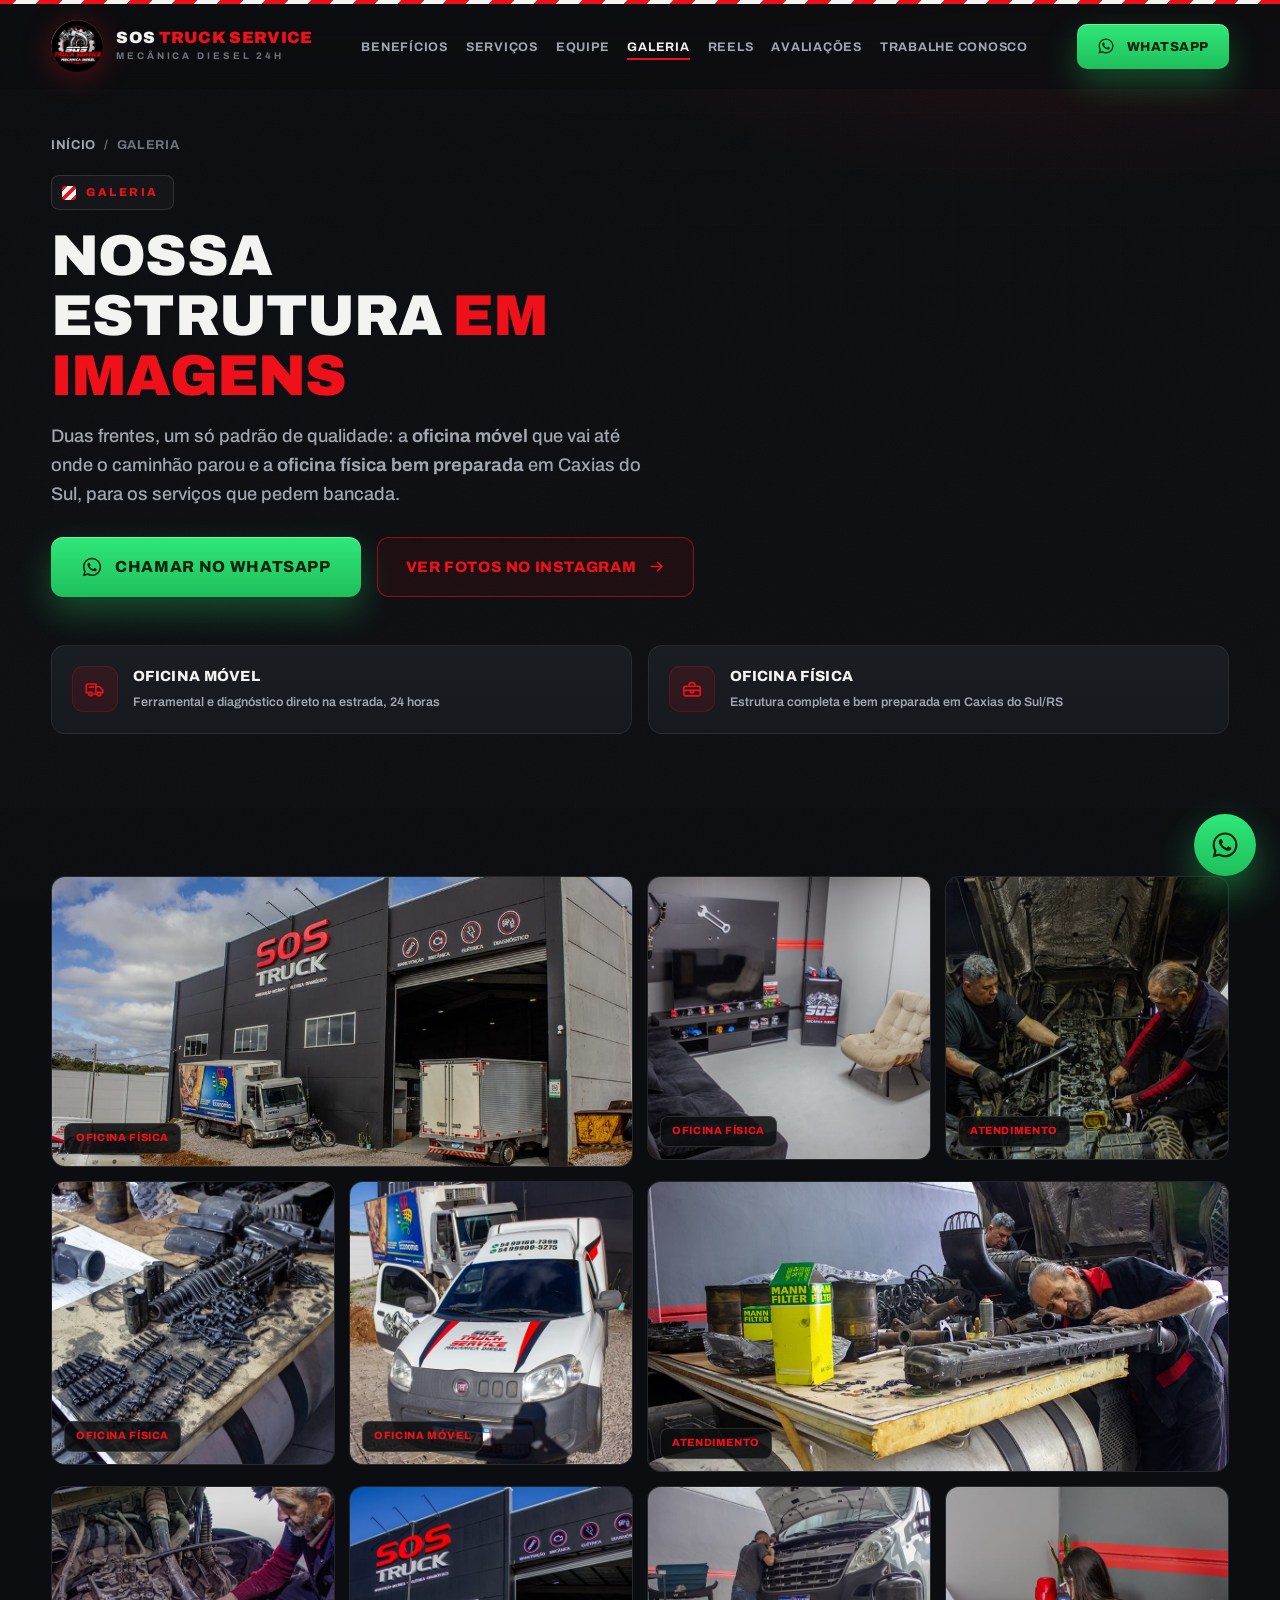
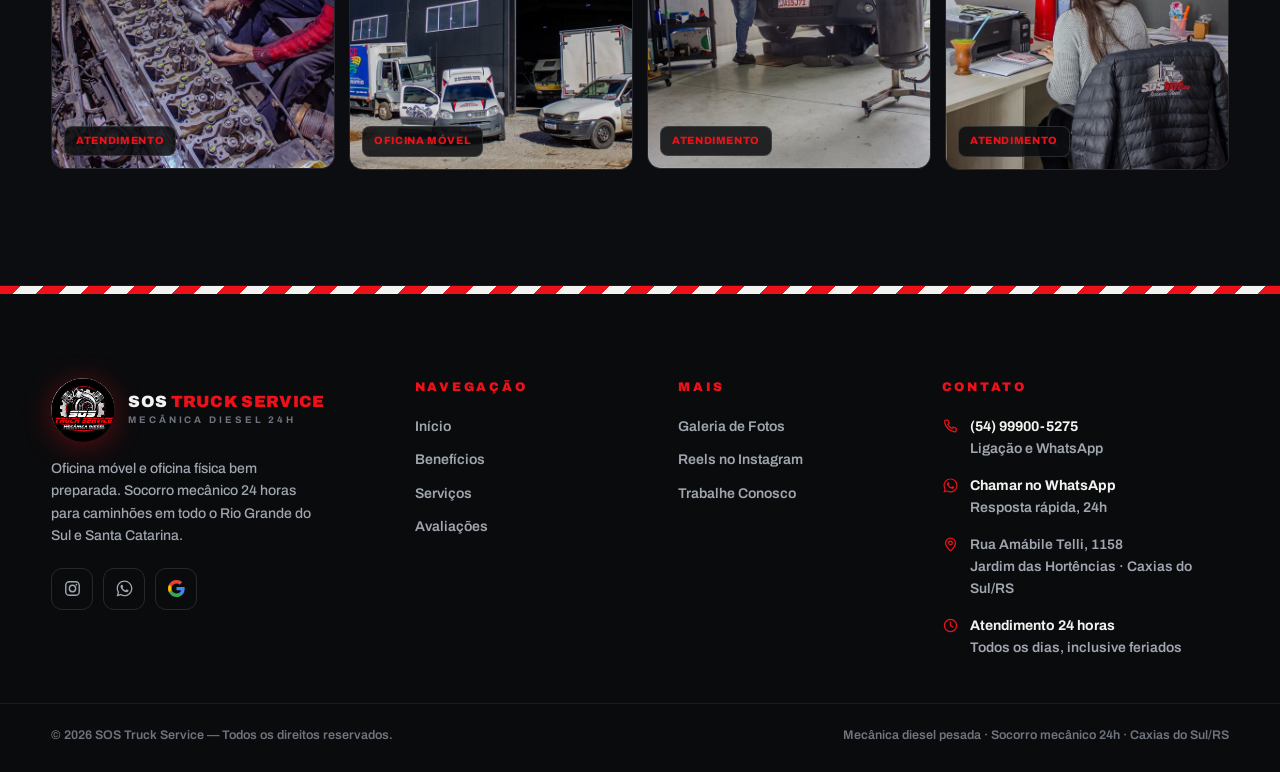
<file: galeria.html>
<!DOCTYPE html>
<html lang="pt-BR">
<head>
<meta charset="UTF-8">
<meta name="viewport" content="width=device-width, initial-scale=1.0">
<title>Galeria de Fotos — Oficina Móvel e Oficina Física | SOS Truck Service</title>
<meta name="description" content="Veja a estrutura da SOS Truck Service: a oficina móvel equipada que atende na estrada e a oficina física bem preparada em Caxias do Sul. Socorro mecânico e mecânica diesel pesada.">
<meta name="robots" content="index, follow">
<meta name="theme-color" content="#0C0D10">
<link rel="canonical" href="https://sostruckbr.com/galeria.html">
<meta property="og:type" content="website">
<meta property="og:locale" content="pt_BR">
<meta property="og:title" content="Galeria de Fotos — SOS Truck Service">
<meta property="og:description" content="Oficina móvel na estrada e oficina física em Caxias do Sul: conheça a estrutura completa da SOS Truck Service.">
<meta property="og:site_name" content="SOS Truck Service">
<meta property="og:image" content="https://sostruckbr.com/assets/og-image.jpg">
<meta property="og:url" content="https://sostruckbr.com/galeria.html">
<meta name="twitter:card" content="summary_large_image">
<meta name="twitter:image" content="https://sostruckbr.com/assets/og-image.jpg">
<link rel="icon" href="assets/favicon.ico" sizes="any">
<link rel="icon" type="image/png" sizes="32x32" href="assets/favicon-32.png">
<link rel="icon" type="image/png" sizes="192x192" href="assets/favicon-192.png">
<link rel="apple-touch-icon" href="assets/apple-touch-icon.png">
<link rel="manifest" href="site.webmanifest">
<link rel="preconnect" href="https://fonts.googleapis.com">
<link rel="preconnect" href="https://fonts.gstatic.com" crossorigin>
<link href="https://fonts.googleapis.com/css2?family=Archivo:wght@500;600;700;800;900&display=swap" rel="stylesheet">
<link rel="stylesheet" href="assets/styles.css">
</head>
<body>
<!-- ===== SPRITE DE ÍCONES ===== -->
<svg width="0" height="0" style="position:absolute" aria-hidden="true">
  <defs>
    <symbol id="i-wa" viewBox="0 0 24 24" fill="currentColor" stroke="none">
      <path d="M12.04 2c-5.46 0-9.91 4.45-9.91 9.91 0 1.75.46 3.45 1.32 4.95L2 22l5.25-1.38a9.87 9.87 0 0 0 4.79 1.22h.01c5.46 0 9.9-4.45 9.9-9.91 0-2.65-1.03-5.14-2.9-7.01A9.82 9.82 0 0 0 12.04 2zm0 18.1h-.01a8.2 8.2 0 0 1-4.18-1.15l-.3-.18-3.12.82.83-3.04-.2-.31a8.2 8.2 0 0 1-1.26-4.38c0-4.54 3.7-8.23 8.24-8.23 2.2 0 4.27.86 5.82 2.42a8.18 8.18 0 0 1 2.41 5.83c0 4.54-3.7 8.23-8.23 8.23zm4.52-6.16c-.25-.12-1.47-.72-1.69-.81-.23-.08-.39-.12-.56.13-.17.25-.64.81-.78.97-.14.17-.29.19-.54.06-.25-.12-1.05-.39-1.99-1.23-.74-.66-1.23-1.47-1.38-1.72-.14-.25-.02-.38.11-.51.11-.11.25-.29.37-.43.12-.14.17-.25.25-.41.08-.17.04-.31-.02-.43-.06-.12-.56-1.34-.76-1.84-.2-.48-.41-.42-.56-.43h-.48c-.17 0-.43.06-.66.31-.22.25-.86.85-.86 2.07 0 1.22.89 2.4 1.01 2.56.12.17 1.75 2.67 4.23 3.74.59.26 1.05.41 1.41.52.59.19 1.13.16 1.56.1.48-.07 1.47-.6 1.67-1.18.21-.58.21-1.07.14-1.18-.06-.11-.22-.17-.47-.29z"/>
    </symbol>
    <symbol id="i-van" viewBox="0 0 24 24" fill="none" stroke="currentColor" stroke-width="1.8" stroke-linecap="round" stroke-linejoin="round">
      <path d="M2.5 16V8a1.5 1.5 0 0 1 1.5-1.5h9V16"/><path d="M13 9.5h3.7l3.3 3.1a1.5 1.5 0 0 1 .5 1.1V16h-2.6"/><circle cx="7" cy="17.4" r="2"/><circle cx="16.4" cy="17.4" r="2"/><path d="M9 17.4h5.4"/><path d="M2.5 16H5"/><path d="M5.8 10h4.4"/>
    </symbol>
    <symbol id="i-toolbox" viewBox="0 0 24 24" fill="none" stroke="currentColor" stroke-width="1.8" stroke-linecap="round" stroke-linejoin="round">
      <rect x="3" y="9" width="18" height="10.5" rx="2"/><path d="M9 9V7.2A2.2 2.2 0 0 1 11.2 5h1.6A2.2 2.2 0 0 1 15 7.2V9"/><path d="M3 13.5h18"/><path d="M10.4 13.5v2.4h3.2v-2.4"/>
    </symbol>
    <symbol id="i-shield" viewBox="0 0 24 24" fill="none" stroke="currentColor" stroke-width="1.8" stroke-linecap="round" stroke-linejoin="round">
      <path d="M12 3 5 5.8v5.4c0 4.5 3 7.6 7 9.3 4-1.7 7-4.8 7-9.3V5.8Z"/><path d="m8.8 11.6 2.2 2.2 4.2-4.4"/>
    </symbol>
    <symbol id="i-camera" viewBox="0 0 24 24" fill="none" stroke="currentColor" stroke-width="1.8" stroke-linecap="round" stroke-linejoin="round">
      <path d="M4 8.5a1.5 1.5 0 0 1 1.5-1.5h2l1.2-2h6.6l1.2 2h2A1.5 1.5 0 0 1 20 8.5V18a1.5 1.5 0 0 1-1.5 1.5h-13A1.5 1.5 0 0 1 4 18Z"/><circle cx="12" cy="13" r="3.6"/>
    </symbol>
    <symbol id="i-pin" viewBox="0 0 24 24" fill="none" stroke="currentColor" stroke-width="1.8" stroke-linecap="round" stroke-linejoin="round">
      <path d="M12 21s-7-6-7-11a7 7 0 0 1 14 0c0 5-7 11-7 11z"/><circle cx="12" cy="10" r="2.6"/>
    </symbol>
    <symbol id="i-phone" viewBox="0 0 24 24" fill="none" stroke="currentColor" stroke-width="1.8" stroke-linecap="round" stroke-linejoin="round">
      <path d="M5.5 3h3l1.7 4.3-2.1 1.6a12 12 0 0 0 6 6l1.6-2.1L20 14.5v3a2 2 0 0 1-2.2 2A16.8 16.8 0 0 1 3.5 5.2 2 2 0 0 1 5.5 3z"/>
    </symbol>
    <symbol id="i-clock" viewBox="0 0 24 24" fill="none" stroke="currentColor" stroke-width="1.8" stroke-linecap="round" stroke-linejoin="round">
      <circle cx="12" cy="12" r="8.6"/><path d="M12 7.2v5l3.4 2"/>
    </symbol>
    <symbol id="i-ig" viewBox="0 0 24 24" fill="none" stroke="currentColor" stroke-width="1.8" stroke-linecap="round" stroke-linejoin="round">
      <rect x="3.5" y="3.5" width="17" height="17" rx="4.5"/><circle cx="12" cy="12" r="4"/><circle cx="17" cy="7" r="1.1" fill="currentColor" stroke="none"/>
    </symbol>
    <symbol id="i-google" viewBox="0 0 18 18">
      <path fill="#4285F4" d="M17.64 9.2c0-.64-.06-1.25-.16-1.84H9v3.48h4.84a4.14 4.14 0 0 1-1.8 2.72v2.26h2.92c1.7-1.57 2.68-3.88 2.68-6.62z"/>
      <path fill="#34A853" d="M9 18c2.43 0 4.47-.8 5.96-2.18l-2.92-2.26c-.8.54-1.84.86-3.04.86-2.34 0-4.32-1.58-5.03-3.71H.96v2.33A9 9 0 0 0 9 18z"/>
      <path fill="#FBBC05" d="M3.97 10.71A5.41 5.41 0 0 1 3.68 9c0-.59.1-1.17.28-1.71V4.96H.96A9 9 0 0 0 0 9c0 1.45.35 2.82.96 4.04l3.01-2.33z"/>
      <path fill="#EA4335" d="M9 3.58c1.32 0 2.5.45 3.44 1.35l2.58-2.59C13.46.89 11.43 0 9 0A9 9 0 0 0 .96 4.96l3.01 2.33C4.68 5.16 6.66 3.58 9 3.58z"/>
    </symbol>
    <symbol id="i-close" viewBox="0 0 24 24" fill="none" stroke="currentColor" stroke-width="2.2" stroke-linecap="round" stroke-linejoin="round">
      <path d="M5 5l14 14M19 5 5 19"/>
    </symbol>
    <symbol id="i-arrow" viewBox="0 0 24 24" fill="none" stroke="currentColor" stroke-width="2.2" stroke-linecap="round" stroke-linejoin="round">
      <path d="M4.5 12h15"/><path d="m13.5 6 6 6-6 6"/>
    </symbol>
  </defs>
</svg>

<!-- ===== HEADER ===== -->
<header class="topbar" id="topbar">
  <div class="hazard hazard--thin"></div>
  <div class="header-bg">
    <div class="container">
      <nav class="nav" aria-label="Navegação principal">
        <a class="brand" href="index.html" aria-label="SOS Truck Service — início">
          <img class="brand-logo" src="assets/logo-sos-truck-service.png" alt="SOS Truck Service — Mecânica Diesel" width="52" height="52" decoding="async">
          <span class="brand-name">
            <strong>SOS <span>Truck Service</span></strong>
            <small>Mecânica Diesel 24h</small>
          </span>
        </a>
        <ul class="nav-links">
          <li><a href="index.html#beneficios">Benefícios</a></li>
          <li><a href="index.html#servicos">Serviços</a></li>
          <li><a href="index.html#equipe">Equipe</a></li>
          <li><a href="galeria.html" class="active">Galeria</a></li>
          <li><a href="reels.html">Reels</a></li>
          <li><a href="index.html#avaliacoes">Avaliações</a></li>
          <li><a href="trabalhe-conosco.html">Trabalhe Conosco</a></li>
        </ul>
        <div class="nav-cta">
          <a class="btn btn-wa btn-sm" href="https://wa.me/5554999005275" data-wa data-msg="Olá! Preciso de atendimento para meu caminhão. Vim pelo site.">
            <svg width="18" height="18" aria-hidden="true"><use href="#i-wa"/></svg>
            <span>WhatsApp</span>
          </a>
          <button class="menu-toggle" id="menuToggle" aria-label="Abrir menu" aria-expanded="false" aria-controls="mmenu">
            <span></span><span></span><span></span>
          </button>
        </div>
      </nav>
    </div>
    <div class="mobile-menu" id="mmenu">
      <a href="index.html#beneficios">Benefícios</a>
      <a href="index.html#servicos">Serviços</a>
      <a href="index.html#equipe">Equipe</a>
      <a href="galeria.html" class="active">Galeria</a>
      <a href="reels.html">Reels</a>
      <a href="index.html#avaliacoes">Avaliações</a>
      <a href="trabalhe-conosco.html">Trabalhe Conosco</a>
      <a href="index.html#contato">Contato</a>
      <a class="btn btn-wa" href="https://wa.me/5554999005275" data-wa data-msg="Olá! Preciso de atendimento para meu caminhão. Vim pelo site.">
        <svg width="20" height="20" aria-hidden="true"><use href="#i-wa"/></svg>
        Chamar no WhatsApp
      </a>
    </div>
  </div>
</header>

<!-- ===== CABEÇALHO DA PÁGINA ===== -->
<section class="page-hero">
  <div class="container">
    <div class="breadcrumb reveal in">
      <a href="index.html">Início</a><span>/</span><span>Galeria</span>
    </div>
    <span class="eyebrow reveal in">Galeria</span>
    <h1 class="reveal in" data-d="1">Nossa estrutura <span class="accent">em imagens</span></h1>
    <p class="reveal in" data-d="2">Duas frentes, um só padrão de qualidade: a <strong>oficina móvel</strong> que vai até onde o caminhão parou e a <strong>oficina física bem preparada</strong> em Caxias do Sul, para os serviços que pedem bancada.</p>
    <div class="hero-cta reveal in" data-d="3">
      <a class="btn btn-wa" href="https://wa.me/5554999005275" data-wa data-msg="Olá! Vi a galeria no site e quero solicitar um atendimento.">
        <svg width="22" height="22" aria-hidden="true"><use href="#i-wa"/></svg>
        Chamar no WhatsApp
      </a>
      <a class="btn btn-ghost" href="https://www.instagram.com/sos_truckservice" target="_blank" rel="noopener">
        Ver fotos no Instagram
        <svg width="17" height="17" aria-hidden="true"><use href="#i-arrow"/></svg>
      </a>
    </div>

    <div class="dual-strip">
      <div class="dual-card reveal in" data-d="1">
        <span class="mc-icon"><svg width="22" height="22" aria-hidden="true"><use href="#i-van"/></svg></span>
        <span><strong>Oficina Móvel</strong><small>Ferramental e diagnóstico direto na estrada, 24 horas</small></span>
      </div>
      <div class="dual-card reveal in" data-d="2">
        <span class="mc-icon"><svg width="22" height="22" aria-hidden="true"><use href="#i-toolbox"/></svg></span>
        <span><strong>Oficina Física</strong><small>Estrutura completa e bem preparada em Caxias do Sul/RS</small></span>
      </div>
    </div>
  </div>
</section>

<!-- ===== GALERIA ===== -->
<section class="section" style="padding-top:0">
  <div class="container">
    <div class="gal-tabs reveal">
      <button class="gal-tab active" data-cat="todos">Todos</button>
      <button class="gal-tab" data-cat="movel">Oficina Móvel</button>
      <button class="gal-tab" data-cat="fisica">Oficina Física</button>
      <button class="gal-tab" data-cat="atendimentos">Atendimentos</button>
    </div>

    <div class="gal-grid reveal">
      <div class="gal-item gal-wide" data-cat="fisica" data-title="Fachada da oficina física" data-cat-label="Oficina Física" data-img="assets/img/galeria/galeria-fachada-oficina.jpg" tabindex="0" role="button" aria-label="Ampliar foto: Fachada da oficina física">
        <span class="gal-tag">Oficina Física</span>
        <img src="assets/img/galeria/galeria-fachada-oficina.jpg" alt="Fachada da oficina física SOS Truck Service" loading="lazy">
      </div>
      <div class="gal-item" data-cat="fisica" data-title="Espaço de espera equipado" data-cat-label="Oficina Física" data-img="assets/img/galeria/galeria-espaco-espera.jpg" tabindex="0" role="button" aria-label="Ampliar foto: Espaço de espera equipado">
        <span class="gal-tag">Oficina Física</span>
        <img src="assets/img/galeria/galeria-espaco-espera.jpg" alt="Espaço de espera equipado na oficina física" loading="lazy">
      </div>
      <div class="gal-item" data-cat="atendimentos" data-title="Retífica de motor diesel em bancada" data-cat-label="Atendimento" data-img="assets/img/galeria/galeria-retifica-motor.jpg" tabindex="0" role="button" aria-label="Ampliar foto: Retífica de motor diesel em bancada">
        <span class="gal-tag">Atendimento</span>
        <img src="assets/img/galeria/galeria-retifica-motor.jpg" alt="Mecânicos fazendo retífica de motor diesel" loading="lazy">
      </div>
      <div class="gal-item" data-cat="fisica" data-title="Bancada e peças organizadas" data-cat-label="Oficina Física" data-img="assets/img/galeria/galeria-bancada-pecas.jpg" tabindex="0" role="button" aria-label="Ampliar foto: Bancada e peças organizadas">
        <span class="gal-tag">Oficina Física</span>
        <img src="assets/img/galeria/galeria-bancada-pecas.jpg" alt="Bancada com peças de motor organizadas" loading="lazy">
      </div>
      <div class="gal-item" data-cat="movel" data-title="Van da oficina móvel SOS Truck" data-cat-label="Oficina Móvel" data-img="assets/img/galeria/galeria-van-movel.jpg" tabindex="0" role="button" aria-label="Ampliar foto: Van da oficina móvel SOS Truck">
        <span class="gal-tag">Oficina Móvel</span>
        <img src="assets/img/galeria/galeria-van-movel.jpg" alt="Van da oficina móvel SOS Truck Service" loading="lazy">
      </div>
      <div class="gal-item gal-wide" data-cat="atendimentos" data-title="Equipe trabalhando em motor Scania" data-cat-label="Atendimento" data-img="assets/img/galeria/galeria-equipe-motor-scania.jpg" tabindex="0" role="button" aria-label="Ampliar foto: Equipe trabalhando em motor Scania">
        <span class="gal-tag">Atendimento</span>
        <img src="assets/img/galeria/galeria-equipe-motor-scania.jpg" alt="Equipe da SOS Truck Service trabalhando em motor Scania" loading="lazy">
      </div>
      <div class="gal-item" data-cat="atendimentos" data-title="Ajuste de válvulas do motor" data-cat-label="Atendimento" data-img="assets/img/galeria/galeria-ajuste-valvulas.jpg" tabindex="0" role="button" aria-label="Ampliar foto: Ajuste de válvulas do motor">
        <span class="gal-tag">Atendimento</span>
        <img src="assets/img/galeria/galeria-ajuste-valvulas.jpg" alt="Mecânico fazendo ajuste de válvulas do motor" loading="lazy">
      </div>
      <div class="gal-item" data-cat="movel" data-title="Frota pronta para atendimento" data-cat-label="Oficina Móvel" data-img="assets/img/galeria/galeria-frota-atendimento.jpg" tabindex="0" role="button" aria-label="Ampliar foto: Frota pronta para atendimento">
        <span class="gal-tag">Oficina Móvel</span>
        <img src="assets/img/galeria/galeria-frota-atendimento.jpg" alt="Frota de veículos SOS Truck Service pronta para atendimento" loading="lazy">
      </div>
      <div class="gal-item" data-cat="atendimentos" data-title="Revisão completa no pátio" data-cat-label="Atendimento" data-img="assets/img/galeria/galeria-revisao-patio.jpg" tabindex="0" role="button" aria-label="Ampliar foto: Revisão completa no pátio">
        <span class="gal-tag">Atendimento</span>
        <img src="assets/img/galeria/galeria-revisao-patio.jpg" alt="Revisão de veículo no pátio da oficina" loading="lazy">
      </div>
      <div class="gal-item" data-cat="atendimentos" data-title="Atendimento e despacho na central" data-cat-label="Atendimento" data-img="assets/img/galeria/galeria-atendimento-despacho.jpg" tabindex="0" role="button" aria-label="Ampliar foto: Atendimento e despacho na central">
        <span class="gal-tag">Atendimento</span>
        <img src="assets/img/galeria/galeria-atendimento-despacho.jpg" alt="Atendimento e despacho na central da SOS Truck Service" loading="lazy">
      </div>
    </div>
  </div>
</section>

<!-- ===== LIGHTBOX ===== -->
<div class="lightbox" id="lightbox" aria-hidden="true">
  <div class="lightbox-box">
    <button class="lightbox-close" data-lb-close aria-label="Fechar">
      <svg width="16" height="16" aria-hidden="true"><use href="#i-close"/></svg>
    </button>
    <div class="lightbox-media">
      <img data-lb-img alt="">
    </div>
    <div class="lightbox-cap">
      <strong data-lb-title></strong>
      <span data-lb-tag></span>
    </div>
  </div>
</div>

<!-- ===== RODAPÉ ===== -->
<footer id="contato">
  <div class="hazard"></div>
  <div class="container">
    <div class="foot-grid">
      <div class="foot-brand">
        <a class="brand" href="index.html" aria-label="SOS Truck Service">
          <img class="brand-logo" src="assets/logo-sos-truck-service.png" alt="SOS Truck Service — Mecânica Diesel" width="52" height="52" decoding="async">
          <span class="brand-name">
            <strong>SOS <span>Truck Service</span></strong>
            <small>Mecânica Diesel 24h</small>
          </span>
        </a>
        <p>Oficina móvel e oficina física bem preparada. Socorro mecânico 24 horas para caminhões em todo o Rio Grande do Sul e Santa Catarina.</p>
        <div class="socials">
          <a href="https://www.instagram.com/sos_truckservice" target="_blank" rel="noopener" aria-label="Instagram da SOS Truck Service"><svg width="19" height="19"><use href="#i-ig"/></svg></a>
          <a href="https://wa.me/5554999005275" data-wa data-msg="Olá! Vim pelo site da SOS Truck Service." aria-label="WhatsApp da SOS Truck Service"><svg width="19" height="19"><use href="#i-wa"/></svg></a>
          <a href="https://share.google/lM4XKO4l9ekdNwOl2" target="_blank" rel="noopener" aria-label="Perfil da SOS Truck Service no Google"><svg width="17" height="17"><use href="#i-google"/></svg></a>
        </div>
      </div>
      <div>
        <h4 class="foot-title">Navegação</h4>
        <ul class="foot-list">
          <li><a href="index.html#inicio">Início</a></li>
          <li><a href="index.html#beneficios">Benefícios</a></li>
          <li><a href="index.html#servicos">Serviços</a></li>
          <li><a href="index.html#avaliacoes">Avaliações</a></li>
        </ul>
      </div>
      <div>
        <h4 class="foot-title">Mais</h4>
        <ul class="foot-list">
          <li><a href="galeria.html">Galeria de Fotos</a></li>
          <li><a href="reels.html">Reels no Instagram</a></li>
          <li><a href="trabalhe-conosco.html">Trabalhe Conosco</a></li>
        </ul>
      </div>
      <div>
        <h4 class="foot-title">Contato</h4>
        <ul class="foot-list foot-contact" style="gap:14px">
          <li><svg width="17" height="17" aria-hidden="true"><use href="#i-phone"/></svg><a href="tel:+5554999005275"><b>(54) 99900-5275</b><br>Ligação e WhatsApp</a></li>
          <li><svg width="17" height="17" aria-hidden="true"><use href="#i-wa"/></svg><a href="https://wa.me/5554999005275" data-wa data-msg="Olá! Vim pelo site da SOS Truck Service."><b>Chamar no WhatsApp</b><br>Resposta rápida, 24h</a></li>
          <li><svg width="17" height="17" aria-hidden="true"><use href="#i-pin"/></svg><span>Rua Amábile Telli, 1158<br>Jardim das Hortências · Caxias do Sul/RS</span></li>
          <li><svg width="17" height="17" aria-hidden="true"><use href="#i-clock"/></svg><span><b>Atendimento 24 horas</b><br>Todos os dias, inclusive feriados</span></li>
        </ul>
      </div>
    </div>
  </div>
  <div class="foot-bottom">
    <div class="container">
      <span>© 2026 SOS Truck Service — Todos os direitos reservados.</span>
      <span>Mecânica diesel pesada · Socorro mecânico 24h · Caxias do Sul/RS</span>
    </div>
  </div>
</footer>

<!-- ===== FLUTUANTES ===== -->
<a class="wa-float" href="https://wa.me/5554999005275" data-wa data-msg="Olá! Preciso de atendimento para meu caminhão. Vim pelo site." aria-label="Falar agora no WhatsApp">
  <svg width="30" height="30" aria-hidden="true"><use href="#i-wa"/></svg>
  <span class="tip">Falar agora no WhatsApp</span>
</a>
<a class="wa-bottombar" href="https://wa.me/5554999005275" data-wa data-msg="🚨 Preciso de atendimento para meu caminhão agora. Vim pelo site.">
  🚚 Chamar Atendimento no WhatsApp
</a>

<script src="assets/main.js"></script>
</body>
</html>
</file>
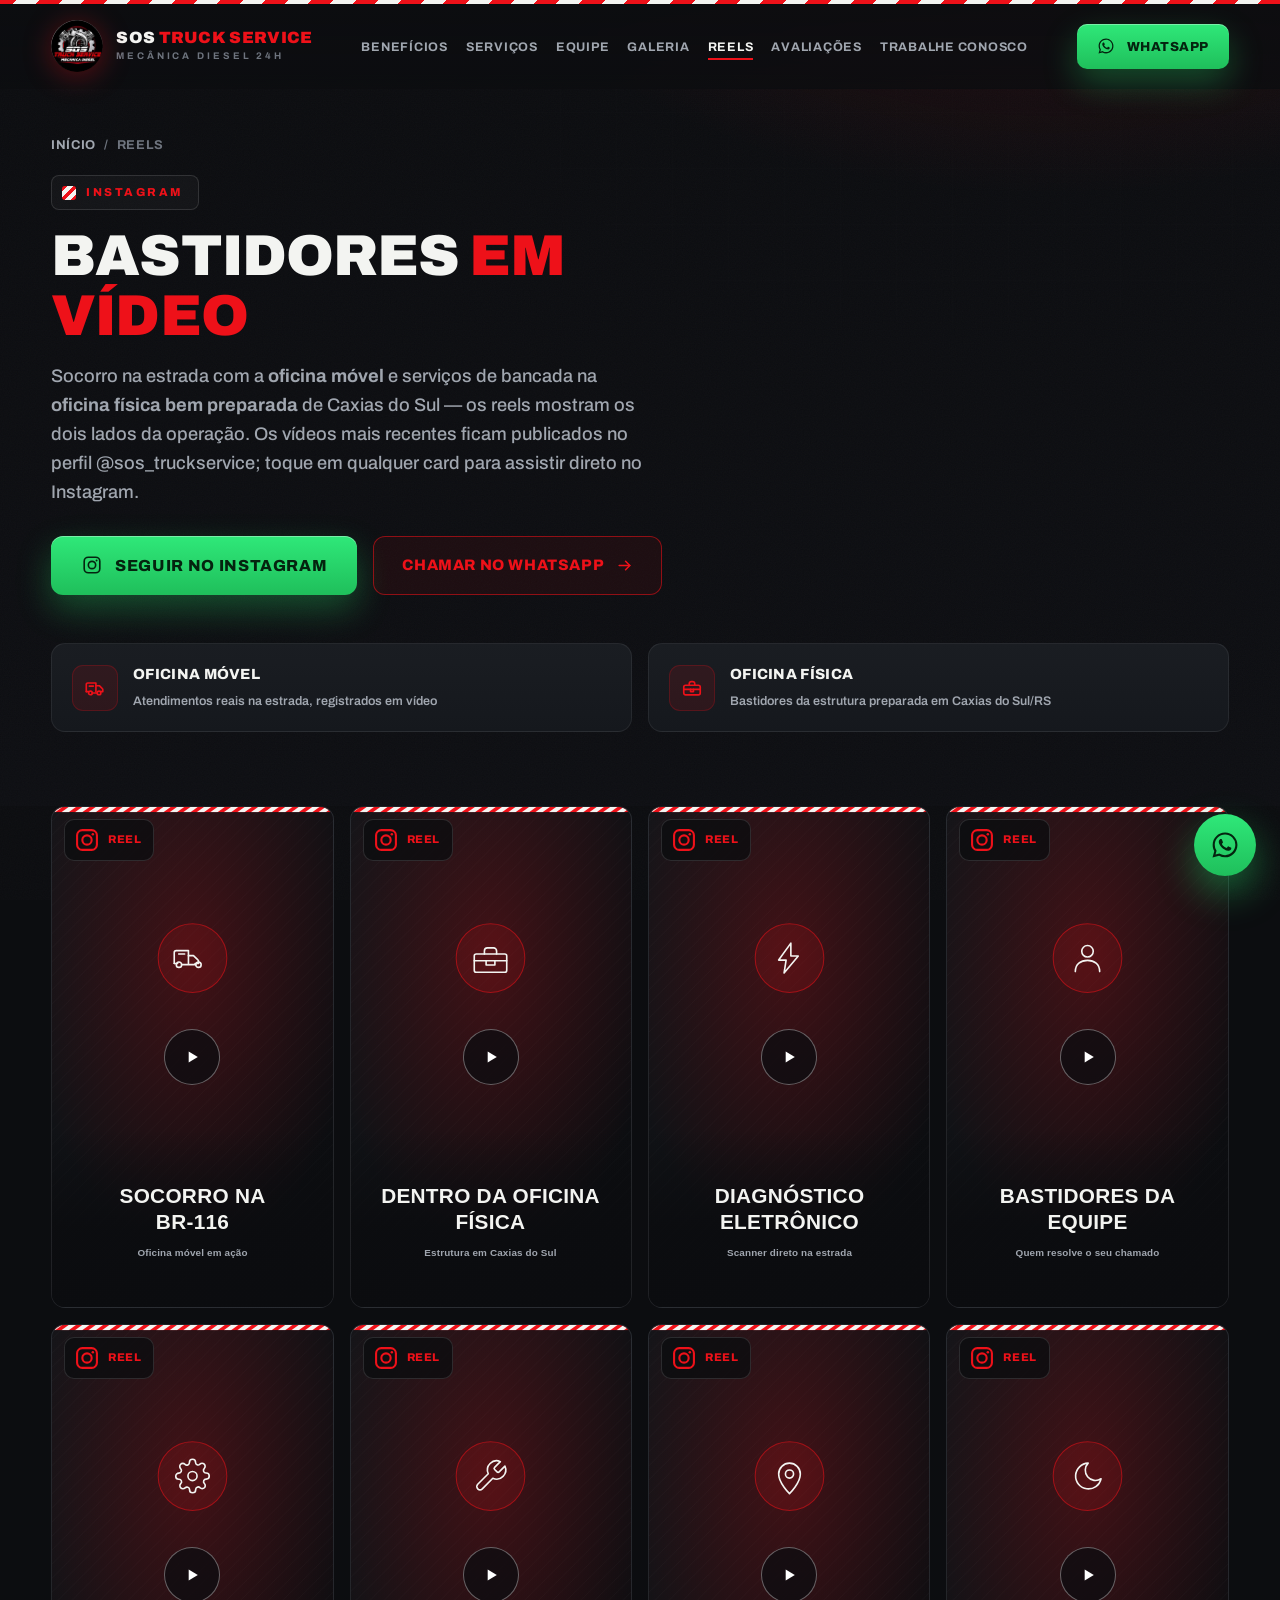
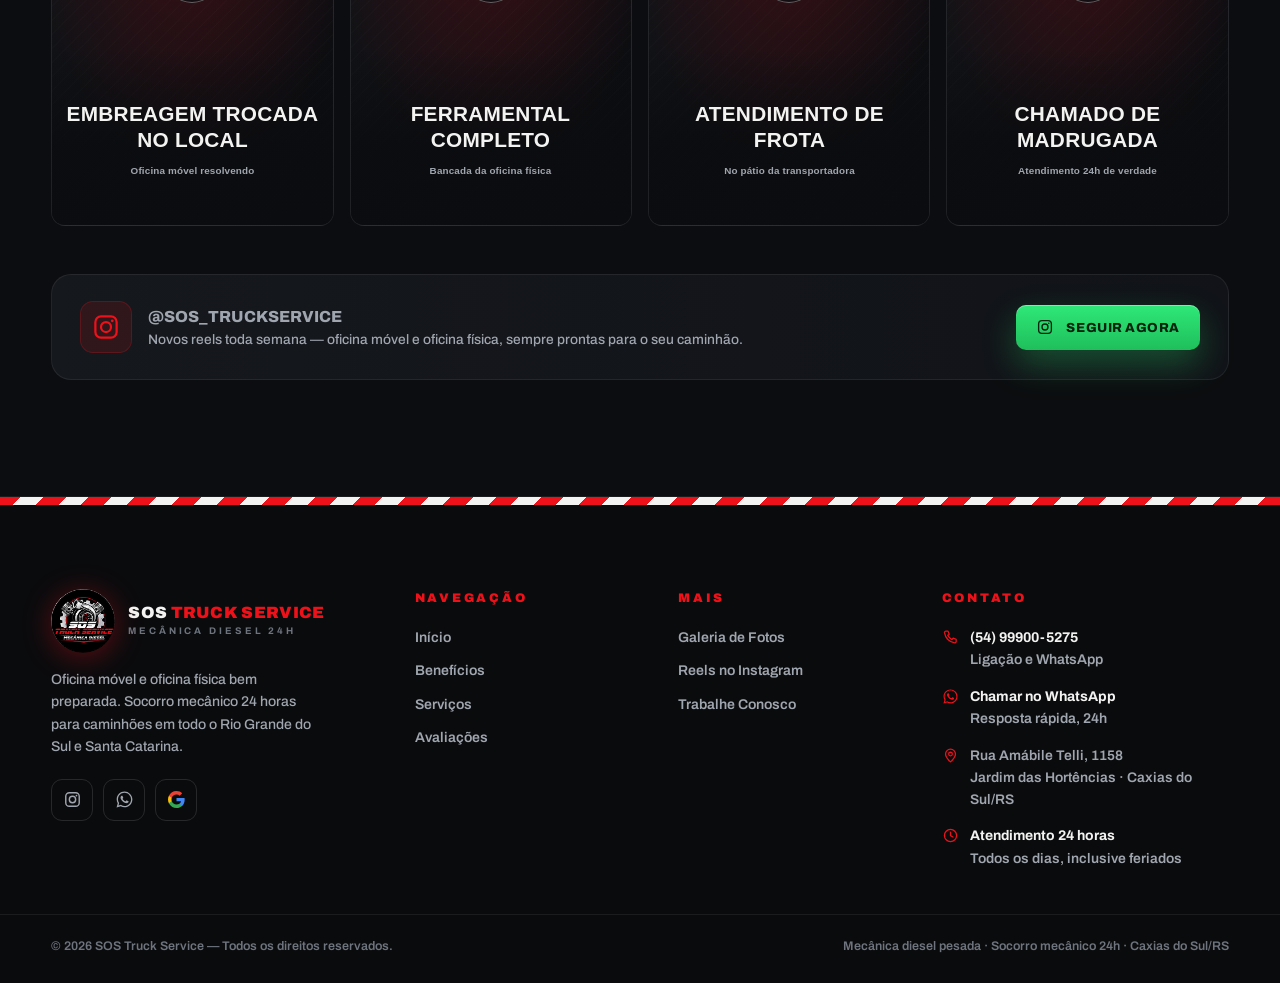
<file: reels.html>
<!DOCTYPE html>
<html lang="pt-BR">
<head>
<meta charset="UTF-8">
<meta name="viewport" content="width=device-width, initial-scale=1.0">
<title>Reels no Instagram — Bastidores da Oficina Móvel e Física | SOS Truck Service</title>
<meta name="description" content="Acompanhe os reels da SOS Truck Service no Instagram: atendimentos na estrada com a oficina móvel e os bastidores da oficina física em Caxias do Sul.">
<meta name="robots" content="index, follow">
<meta name="theme-color" content="#0C0D10">
<link rel="canonical" href="https://sostruckbr.com/reels.html">
<meta property="og:type" content="website">
<meta property="og:locale" content="pt_BR">
<meta property="og:title" content="Reels no Instagram — SOS Truck Service">
<meta property="og:description" content="Bastidores da oficina móvel e da oficina física da SOS Truck Service, direto do Instagram.">
<meta property="og:site_name" content="SOS Truck Service">
<meta property="og:image" content="https://sostruckbr.com/assets/og-image.jpg">
<meta property="og:url" content="https://sostruckbr.com/reels.html">
<meta name="twitter:card" content="summary_large_image">
<meta name="twitter:image" content="https://sostruckbr.com/assets/og-image.jpg">
<link rel="icon" href="assets/favicon.ico" sizes="any">
<link rel="icon" type="image/png" sizes="32x32" href="assets/favicon-32.png">
<link rel="icon" type="image/png" sizes="192x192" href="assets/favicon-192.png">
<link rel="apple-touch-icon" href="assets/apple-touch-icon.png">
<link rel="manifest" href="site.webmanifest">
<link rel="preconnect" href="https://fonts.googleapis.com">
<link rel="preconnect" href="https://fonts.gstatic.com" crossorigin>
<link href="https://fonts.googleapis.com/css2?family=Archivo:wght@500;600;700;800;900&display=swap" rel="stylesheet">
<link rel="stylesheet" href="assets/styles.css">
</head>
<body>
<!-- ===== SPRITE DE ÍCONES ===== -->
<svg width="0" height="0" style="position:absolute" aria-hidden="true">
  <defs>
    <symbol id="i-wa" viewBox="0 0 24 24" fill="currentColor" stroke="none">
      <path d="M12.04 2c-5.46 0-9.91 4.45-9.91 9.91 0 1.75.46 3.45 1.32 4.95L2 22l5.25-1.38a9.87 9.87 0 0 0 4.79 1.22h.01c5.46 0 9.9-4.45 9.9-9.91 0-2.65-1.03-5.14-2.9-7.01A9.82 9.82 0 0 0 12.04 2zm0 18.1h-.01a8.2 8.2 0 0 1-4.18-1.15l-.3-.18-3.12.82.83-3.04-.2-.31a8.2 8.2 0 0 1-1.26-4.38c0-4.54 3.7-8.23 8.24-8.23 2.2 0 4.27.86 5.82 2.42a8.18 8.18 0 0 1 2.41 5.83c0 4.54-3.7 8.23-8.23 8.23zm4.52-6.16c-.25-.12-1.47-.72-1.69-.81-.23-.08-.39-.12-.56.13-.17.25-.64.81-.78.97-.14.17-.29.19-.54.06-.25-.12-1.05-.39-1.99-1.23-.74-.66-1.23-1.47-1.38-1.72-.14-.25-.02-.38.11-.51.11-.11.25-.29.37-.43.12-.14.17-.25.25-.41.08-.17.04-.31-.02-.43-.06-.12-.56-1.34-.76-1.84-.2-.48-.41-.42-.56-.43h-.48c-.17 0-.43.06-.66.31-.22.25-.86.85-.86 2.07 0 1.22.89 2.4 1.01 2.56.12.17 1.75 2.67 4.23 3.74.59.26 1.05.41 1.41.52.59.19 1.13.16 1.56.1.48-.07 1.47-.6 1.67-1.18.21-.58.21-1.07.14-1.18-.06-.11-.22-.17-.47-.29z"/>
    </symbol>
    <symbol id="i-van" viewBox="0 0 24 24" fill="none" stroke="currentColor" stroke-width="1.8" stroke-linecap="round" stroke-linejoin="round">
      <path d="M2.5 16V8a1.5 1.5 0 0 1 1.5-1.5h9V16"/><path d="M13 9.5h3.7l3.3 3.1a1.5 1.5 0 0 1 .5 1.1V16h-2.6"/><circle cx="7" cy="17.4" r="2"/><circle cx="16.4" cy="17.4" r="2"/><path d="M9 17.4h5.4"/><path d="M2.5 16H5"/><path d="M5.8 10h4.4"/>
    </symbol>
    <symbol id="i-toolbox" viewBox="0 0 24 24" fill="none" stroke="currentColor" stroke-width="1.8" stroke-linecap="round" stroke-linejoin="round">
      <rect x="3" y="9" width="18" height="10.5" rx="2"/><path d="M9 9V7.2A2.2 2.2 0 0 1 11.2 5h1.6A2.2 2.2 0 0 1 15 7.2V9"/><path d="M3 13.5h18"/><path d="M10.4 13.5v2.4h3.2v-2.4"/>
    </symbol>
    <symbol id="i-play" viewBox="0 0 24 24" fill="currentColor" stroke="none">
      <path d="M8 5.5v13l11-6.5z"/>
    </symbol>
    <symbol id="i-ig" viewBox="0 0 24 24" fill="none" stroke="currentColor" stroke-width="1.8" stroke-linecap="round" stroke-linejoin="round">
      <rect x="3.5" y="3.5" width="17" height="17" rx="4.5"/><circle cx="12" cy="12" r="4"/><circle cx="17" cy="7" r="1.1" fill="currentColor" stroke="none"/>
    </symbol>
    <symbol id="i-pin" viewBox="0 0 24 24" fill="none" stroke="currentColor" stroke-width="1.8" stroke-linecap="round" stroke-linejoin="round">
      <path d="M12 21s-7-6-7-11a7 7 0 0 1 14 0c0 5-7 11-7 11z"/><circle cx="12" cy="10" r="2.6"/>
    </symbol>
    <symbol id="i-phone" viewBox="0 0 24 24" fill="none" stroke="currentColor" stroke-width="1.8" stroke-linecap="round" stroke-linejoin="round">
      <path d="M5.5 3h3l1.7 4.3-2.1 1.6a12 12 0 0 0 6 6l1.6-2.1L20 14.5v3a2 2 0 0 1-2.2 2A16.8 16.8 0 0 1 3.5 5.2 2 2 0 0 1 5.5 3z"/>
    </symbol>
    <symbol id="i-clock" viewBox="0 0 24 24" fill="none" stroke="currentColor" stroke-width="1.8" stroke-linecap="round" stroke-linejoin="round">
      <circle cx="12" cy="12" r="8.6"/><path d="M12 7.2v5l3.4 2"/>
    </symbol>
    <symbol id="i-google" viewBox="0 0 18 18">
      <path fill="#4285F4" d="M17.64 9.2c0-.64-.06-1.25-.16-1.84H9v3.48h4.84a4.14 4.14 0 0 1-1.8 2.72v2.26h2.92c1.7-1.57 2.68-3.88 2.68-6.62z"/>
      <path fill="#34A853" d="M9 18c2.43 0 4.47-.8 5.96-2.18l-2.92-2.26c-.8.54-1.84.86-3.04.86-2.34 0-4.32-1.58-5.03-3.71H.96v2.33A9 9 0 0 0 9 18z"/>
      <path fill="#FBBC05" d="M3.97 10.71A5.41 5.41 0 0 1 3.68 9c0-.59.1-1.17.28-1.71V4.96H.96A9 9 0 0 0 0 9c0 1.45.35 2.82.96 4.04l3.01-2.33z"/>
      <path fill="#EA4335" d="M9 3.58c1.32 0 2.5.45 3.44 1.35l2.58-2.59C13.46.89 11.43 0 9 0A9 9 0 0 0 .96 4.96l3.01 2.33C4.68 5.16 6.66 3.58 9 3.58z"/>
    </symbol>
    <symbol id="i-arrow" viewBox="0 0 24 24" fill="none" stroke="currentColor" stroke-width="2.2" stroke-linecap="round" stroke-linejoin="round">
      <path d="M4.5 12h15"/><path d="m13.5 6 6 6-6 6"/>
    </symbol>
  </defs>
</svg>

<!-- ===== HEADER ===== -->
<header class="topbar" id="topbar">
  <div class="hazard hazard--thin"></div>
  <div class="header-bg">
    <div class="container">
      <nav class="nav" aria-label="Navegação principal">
        <a class="brand" href="index.html" aria-label="SOS Truck Service — início">
          <img class="brand-logo" src="assets/logo-sos-truck-service.png" alt="SOS Truck Service — Mecânica Diesel" width="52" height="52" decoding="async">
          <span class="brand-name">
            <strong>SOS <span>Truck Service</span></strong>
            <small>Mecânica Diesel 24h</small>
          </span>
        </a>
        <ul class="nav-links">
          <li><a href="index.html#beneficios">Benefícios</a></li>
          <li><a href="index.html#servicos">Serviços</a></li>
          <li><a href="index.html#equipe">Equipe</a></li>
          <li><a href="galeria.html">Galeria</a></li>
          <li><a href="reels.html" class="active">Reels</a></li>
          <li><a href="index.html#avaliacoes">Avaliações</a></li>
          <li><a href="trabalhe-conosco.html">Trabalhe Conosco</a></li>
        </ul>
        <div class="nav-cta">
          <a class="btn btn-wa btn-sm" href="https://wa.me/5554999005275" data-wa data-msg="Olá! Preciso de atendimento para meu caminhão. Vim pelo site.">
            <svg width="18" height="18" aria-hidden="true"><use href="#i-wa"/></svg>
            <span>WhatsApp</span>
          </a>
          <button class="menu-toggle" id="menuToggle" aria-label="Abrir menu" aria-expanded="false" aria-controls="mmenu">
            <span></span><span></span><span></span>
          </button>
        </div>
      </nav>
    </div>
    <div class="mobile-menu" id="mmenu">
      <a href="index.html#beneficios">Benefícios</a>
      <a href="index.html#servicos">Serviços</a>
      <a href="index.html#equipe">Equipe</a>
      <a href="galeria.html">Galeria</a>
      <a href="reels.html" class="active">Reels</a>
      <a href="index.html#avaliacoes">Avaliações</a>
      <a href="trabalhe-conosco.html">Trabalhe Conosco</a>
      <a href="index.html#contato">Contato</a>
      <a class="btn btn-wa" href="https://wa.me/5554999005275" data-wa data-msg="Olá! Preciso de atendimento para meu caminhão. Vim pelo site.">
        <svg width="20" height="20" aria-hidden="true"><use href="#i-wa"/></svg>
        Chamar no WhatsApp
      </a>
    </div>
  </div>
</header>

<!-- ===== CABEÇALHO DA PÁGINA ===== -->
<section class="page-hero">
  <div class="container">
    <div class="breadcrumb reveal in">
      <a href="index.html">Início</a><span>/</span><span>Reels</span>
    </div>
    <span class="eyebrow reveal in">Instagram</span>
    <h1 class="reveal in" data-d="1">Bastidores <span class="accent">em vídeo</span></h1>
    <p class="reveal in" data-d="2">Socorro na estrada com a <strong>oficina móvel</strong> e serviços de bancada na <strong>oficina física bem preparada</strong> de Caxias do Sul — os reels mostram os dois lados da operação. Os vídeos mais recentes ficam publicados no perfil @sos_truckservice; toque em qualquer card para assistir direto no Instagram.</p>
    <div class="hero-cta reveal in" data-d="3">
      <a class="btn btn-wa" href="https://www.instagram.com/sos_truckservice" target="_blank" rel="noopener">
        <svg width="22" height="22" aria-hidden="true"><use href="#i-ig"/></svg>
        Seguir no Instagram
      </a>
      <a class="btn btn-ghost" href="https://wa.me/5554999005275" data-wa data-msg="Olá! Vi os reels no site e quero solicitar um atendimento.">
        Chamar no WhatsApp
        <svg width="17" height="17" aria-hidden="true"><use href="#i-arrow"/></svg>
      </a>
    </div>

    <div class="dual-strip">
      <div class="dual-card reveal in" data-d="1">
        <span class="mc-icon"><svg width="22" height="22" aria-hidden="true"><use href="#i-van"/></svg></span>
        <span><strong>Oficina Móvel</strong><small>Atendimentos reais na estrada, registrados em vídeo</small></span>
      </div>
      <div class="dual-card reveal in" data-d="2">
        <span class="mc-icon"><svg width="22" height="22" aria-hidden="true"><use href="#i-toolbox"/></svg></span>
        <span><strong>Oficina Física</strong><small>Bastidores da estrutura preparada em Caxias do Sul/RS</small></span>
      </div>
    </div>
  </div>
</section>

<!-- ===== REELS ===== -->
<section class="section" style="padding-top:0">
  <div class="container">
    <div class="reels-grid reveal">
      <a class="reel-card" href="https://www.instagram.com/sos_truckservice" target="_blank" rel="noopener" aria-label="Assistir reel: Socorro na BR-116 no Instagram">
        <img class="reel-cover" src="assets/img/reels/reel-socorro-br116.svg" alt="" loading="lazy">
        <span class="reel-badge"><svg width="28" height="28" aria-hidden="true"><use href="#i-ig"/></svg> Reel</span>
        <span class="reel-play"><svg width="20" height="20" aria-hidden="true"><use href="#i-play"/></svg></span>
      </a>
      <a class="reel-card" href="https://www.instagram.com/sos_truckservice" target="_blank" rel="noopener" aria-label="Assistir reel: Dentro da oficina física no Instagram">
        <img class="reel-cover" src="assets/img/reels/reel-oficina-fisica.svg" alt="" loading="lazy">
        <span class="reel-badge"><svg width="28" height="28" aria-hidden="true"><use href="#i-ig"/></svg> Reel</span>
        <span class="reel-play"><svg width="20" height="20" aria-hidden="true"><use href="#i-play"/></svg></span>
      </a>
      <a class="reel-card" href="https://www.instagram.com/sos_truckservice" target="_blank" rel="noopener" aria-label="Assistir reel: Diagnóstico eletrônico no local no Instagram">
        <img class="reel-cover" src="assets/img/reels/reel-diagnostico.svg" alt="" loading="lazy">
        <span class="reel-badge"><svg width="28" height="28" aria-hidden="true"><use href="#i-ig"/></svg> Reel</span>
        <span class="reel-play"><svg width="20" height="20" aria-hidden="true"><use href="#i-play"/></svg></span>
      </a>
      <a class="reel-card" href="https://www.instagram.com/sos_truckservice" target="_blank" rel="noopener" aria-label="Assistir reel: Bastidores da equipe no Instagram">
        <img class="reel-cover" src="assets/img/reels/reel-bastidores-equipe.svg" alt="" loading="lazy">
        <span class="reel-badge"><svg width="28" height="28" aria-hidden="true"><use href="#i-ig"/></svg> Reel</span>
        <span class="reel-play"><svg width="20" height="20" aria-hidden="true"><use href="#i-play"/></svg></span>
      </a>
      <a class="reel-card" href="https://www.instagram.com/sos_truckservice" target="_blank" rel="noopener" aria-label="Assistir reel: Embreagem trocada no local no Instagram">
        <img class="reel-cover" src="assets/img/reels/reel-embreagem.svg" alt="" loading="lazy">
        <span class="reel-badge"><svg width="28" height="28" aria-hidden="true"><use href="#i-ig"/></svg> Reel</span>
        <span class="reel-play"><svg width="20" height="20" aria-hidden="true"><use href="#i-play"/></svg></span>
      </a>
      <a class="reel-card" href="https://www.instagram.com/sos_truckservice" target="_blank" rel="noopener" aria-label="Assistir reel: Ferramental da oficina física no Instagram">
        <img class="reel-cover" src="assets/img/reels/reel-ferramental.svg" alt="" loading="lazy">
        <span class="reel-badge"><svg width="28" height="28" aria-hidden="true"><use href="#i-ig"/></svg> Reel</span>
        <span class="reel-play"><svg width="20" height="20" aria-hidden="true"><use href="#i-play"/></svg></span>
      </a>
      <a class="reel-card" href="https://www.instagram.com/sos_truckservice" target="_blank" rel="noopener" aria-label="Assistir reel: Atendimento de frota no Instagram">
        <img class="reel-cover" src="assets/img/reels/reel-frota.svg" alt="" loading="lazy">
        <span class="reel-badge"><svg width="28" height="28" aria-hidden="true"><use href="#i-ig"/></svg> Reel</span>
        <span class="reel-play"><svg width="20" height="20" aria-hidden="true"><use href="#i-play"/></svg></span>
      </a>
      <a class="reel-card" href="https://www.instagram.com/sos_truckservice" target="_blank" rel="noopener" aria-label="Assistir reel: Chamado de madrugada no Instagram">
        <img class="reel-cover" src="assets/img/reels/reel-madrugada.svg" alt="" loading="lazy">
        <span class="reel-badge"><svg width="28" height="28" aria-hidden="true"><use href="#i-ig"/></svg> Reel</span>
        <span class="reel-play"><svg width="20" height="20" aria-hidden="true"><use href="#i-play"/></svg></span>
      </a>
    </div>

    <div class="ig-cta reveal">
      <div class="ig-cta-info">
        <span class="mc-icon"><svg width="30" height="30" aria-hidden="true"><use href="#i-ig"/></svg></span>
        <span><strong>@sos_truckservice</strong><span>Novos reels toda semana — oficina móvel e oficina física, sempre prontas para o seu caminhão.</span></span>
      </div>
      <a class="btn btn-wa btn-sm" href="https://www.instagram.com/sos_truckservice" target="_blank" rel="noopener">
        <svg width="18" height="18" aria-hidden="true"><use href="#i-ig"/></svg>
        Seguir agora
      </a>
    </div>
  </div>
</section>

<!-- ===== RODAPÉ ===== -->
<footer id="contato">
  <div class="hazard"></div>
  <div class="container">
    <div class="foot-grid">
      <div class="foot-brand">
        <a class="brand" href="index.html" aria-label="SOS Truck Service">
          <img class="brand-logo" src="assets/logo-sos-truck-service.png" alt="SOS Truck Service — Mecânica Diesel" width="52" height="52" decoding="async">
          <span class="brand-name">
            <strong>SOS <span>Truck Service</span></strong>
            <small>Mecânica Diesel 24h</small>
          </span>
        </a>
        <p>Oficina móvel e oficina física bem preparada. Socorro mecânico 24 horas para caminhões em todo o Rio Grande do Sul e Santa Catarina.</p>
        <div class="socials">
          <a href="https://www.instagram.com/sos_truckservice" target="_blank" rel="noopener" aria-label="Instagram da SOS Truck Service"><svg width="19" height="19"><use href="#i-ig"/></svg></a>
          <a href="https://wa.me/5554999005275" data-wa data-msg="Olá! Vim pelo site da SOS Truck Service." aria-label="WhatsApp da SOS Truck Service"><svg width="19" height="19"><use href="#i-wa"/></svg></a>
          <a href="https://share.google/lM4XKO4l9ekdNwOl2" target="_blank" rel="noopener" aria-label="Perfil da SOS Truck Service no Google"><svg width="17" height="17"><use href="#i-google"/></svg></a>
        </div>
      </div>
      <div>
        <h4 class="foot-title">Navegação</h4>
        <ul class="foot-list">
          <li><a href="index.html#inicio">Início</a></li>
          <li><a href="index.html#beneficios">Benefícios</a></li>
          <li><a href="index.html#servicos">Serviços</a></li>
          <li><a href="index.html#avaliacoes">Avaliações</a></li>
        </ul>
      </div>
      <div>
        <h4 class="foot-title">Mais</h4>
        <ul class="foot-list">
          <li><a href="galeria.html">Galeria de Fotos</a></li>
          <li><a href="reels.html">Reels no Instagram</a></li>
          <li><a href="trabalhe-conosco.html">Trabalhe Conosco</a></li>
        </ul>
      </div>
      <div>
        <h4 class="foot-title">Contato</h4>
        <ul class="foot-list foot-contact" style="gap:14px">
          <li><svg width="17" height="17" aria-hidden="true"><use href="#i-phone"/></svg><a href="tel:+5554999005275"><b>(54) 99900-5275</b><br>Ligação e WhatsApp</a></li>
          <li><svg width="17" height="17" aria-hidden="true"><use href="#i-wa"/></svg><a href="https://wa.me/5554999005275" data-wa data-msg="Olá! Vim pelo site da SOS Truck Service."><b>Chamar no WhatsApp</b><br>Resposta rápida, 24h</a></li>
          <li><svg width="17" height="17" aria-hidden="true"><use href="#i-pin"/></svg><span>Rua Amábile Telli, 1158<br>Jardim das Hortências · Caxias do Sul/RS</span></li>
          <li><svg width="17" height="17" aria-hidden="true"><use href="#i-clock"/></svg><span><b>Atendimento 24 horas</b><br>Todos os dias, inclusive feriados</span></li>
        </ul>
      </div>
    </div>
  </div>
  <div class="foot-bottom">
    <div class="container">
      <span>© 2026 SOS Truck Service — Todos os direitos reservados.</span>
      <span>Mecânica diesel pesada · Socorro mecânico 24h · Caxias do Sul/RS</span>
    </div>
  </div>
</footer>

<!-- ===== FLUTUANTES ===== -->
<a class="wa-float" href="https://wa.me/5554999005275" data-wa data-msg="Olá! Preciso de atendimento para meu caminhão. Vim pelo site." aria-label="Falar agora no WhatsApp">
  <svg width="30" height="30" aria-hidden="true"><use href="#i-wa"/></svg>
  <span class="tip">Falar agora no WhatsApp</span>
</a>
<a class="wa-bottombar" href="https://wa.me/5554999005275" data-wa data-msg="🚨 Preciso de atendimento para meu caminhão agora. Vim pelo site.">
  🚚 Chamar Atendimento no WhatsApp
</a>

<script src="assets/main.js"></script>
</body>
</html>
</file>
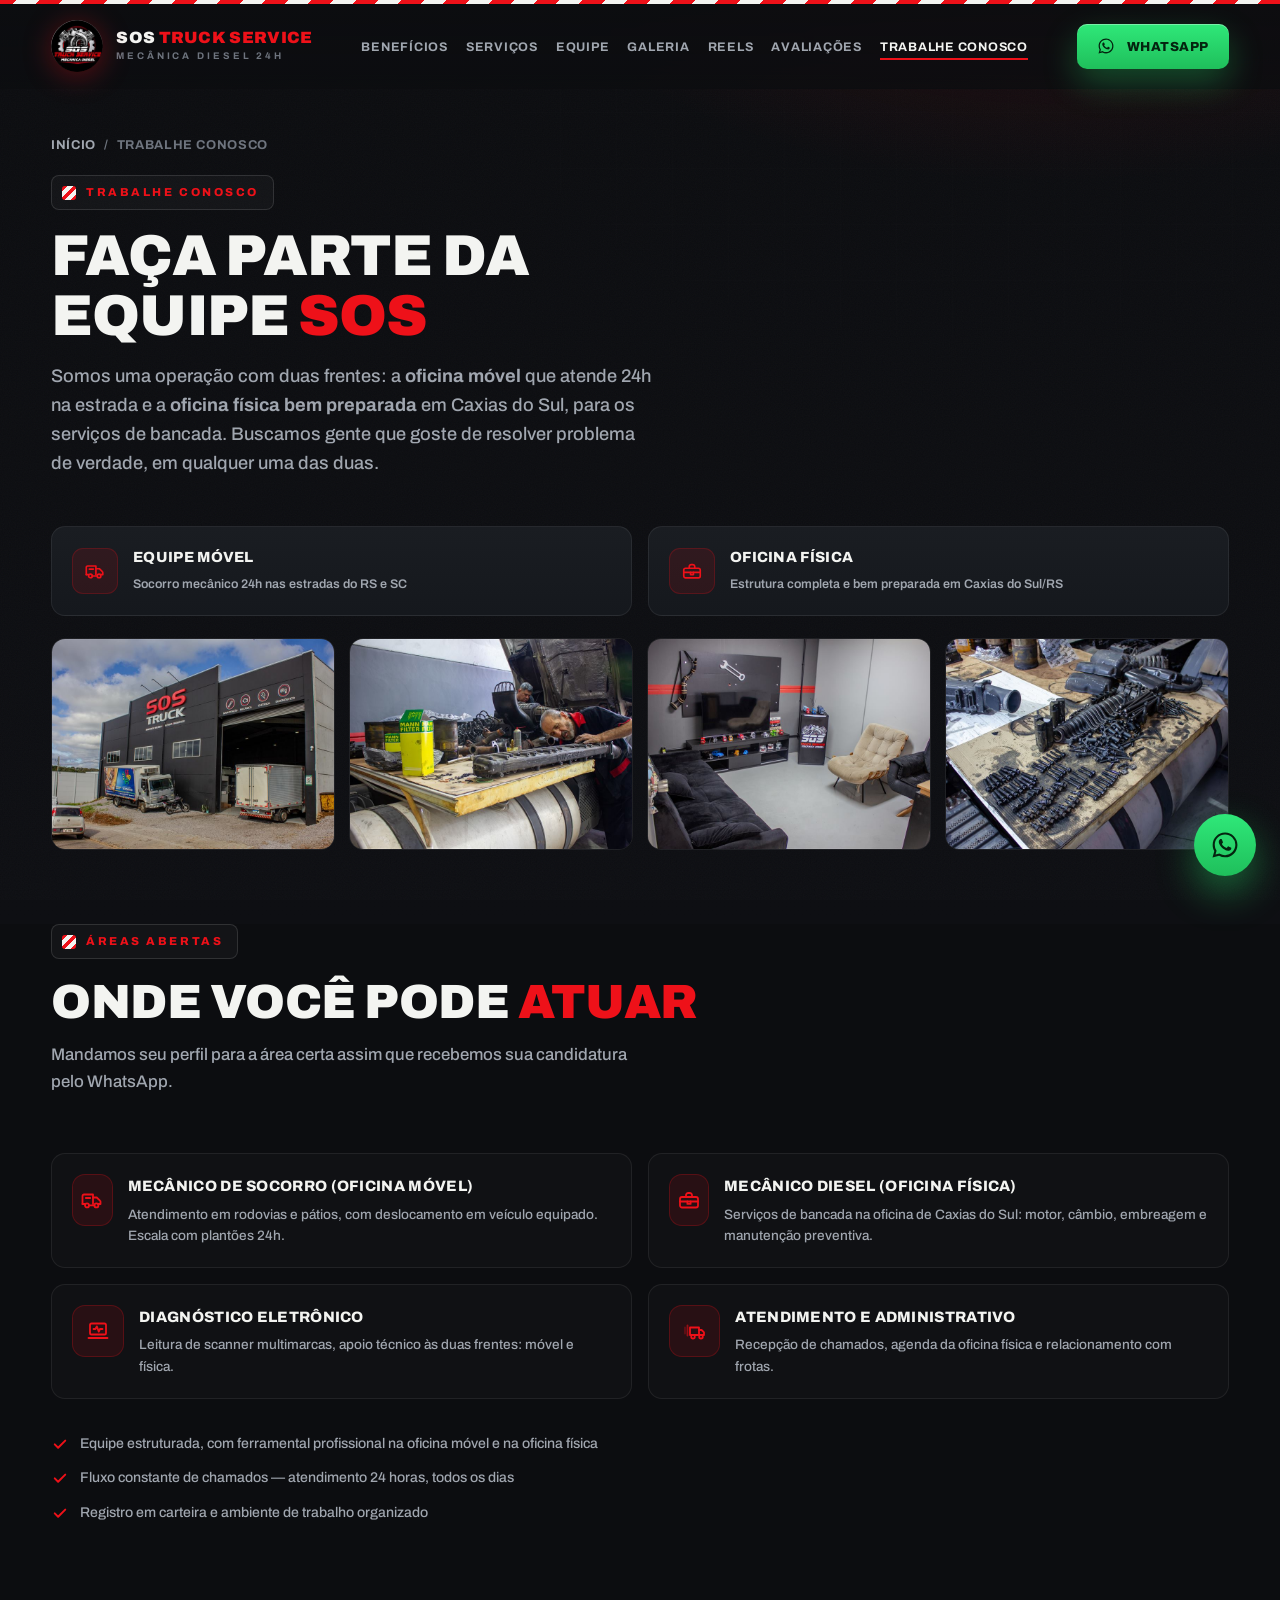
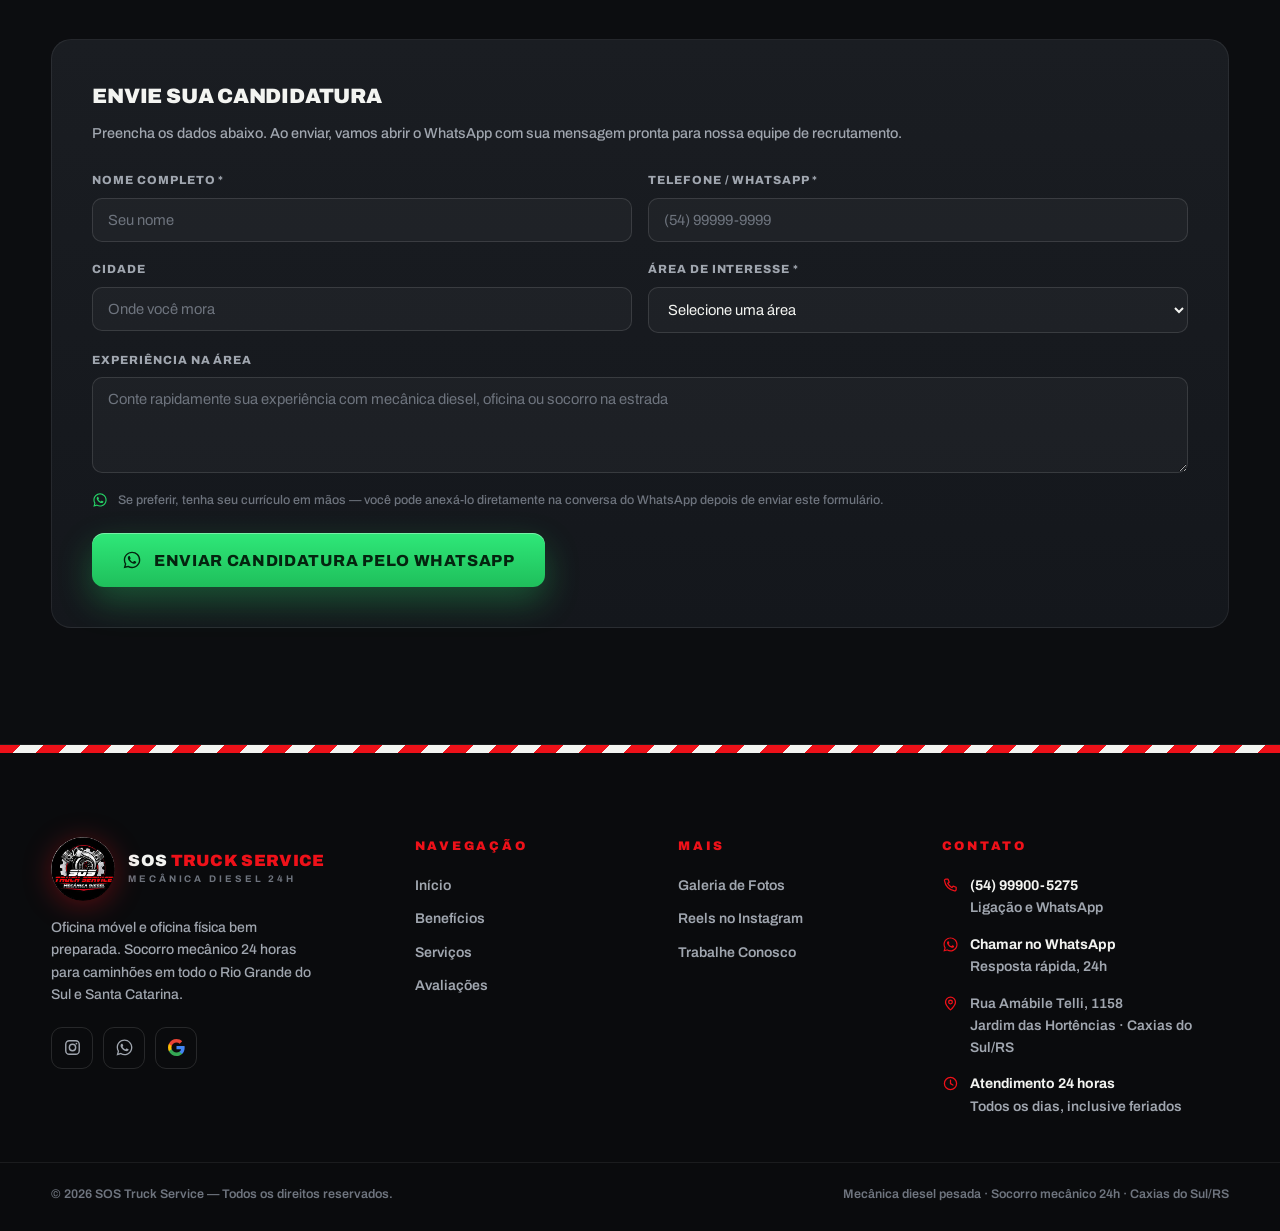
<file: trabalhe-conosco.html>
<!DOCTYPE html>
<html lang="pt-BR">
<head>
<meta charset="UTF-8">
<meta name="viewport" content="width=device-width, initial-scale=1.0">
<title>Trabalhe Conosco — Vagas na Oficina Móvel e Oficina Física | SOS Truck Service</title>
<meta name="description" content="Faça parte da equipe SOS Truck Service. Vagas para a oficina móvel (socorro mecânico na estrada) e para a oficina física bem preparada em Caxias do Sul. Candidate-se pelo WhatsApp.">
<meta name="robots" content="index, follow">
<meta name="theme-color" content="#0C0D10">
<link rel="canonical" href="https://sostruckbr.com/trabalhe-conosco.html">
<meta property="og:type" content="website">
<meta property="og:locale" content="pt_BR">
<meta property="og:title" content="Trabalhe Conosco — SOS Truck Service">
<meta property="og:description" content="Vagas na oficina móvel e na oficina física da SOS Truck Service, em Caxias do Sul. Candidate-se pelo WhatsApp.">
<meta property="og:site_name" content="SOS Truck Service">
<meta property="og:image" content="https://sostruckbr.com/assets/og-image.jpg">
<meta property="og:url" content="https://sostruckbr.com/trabalhe-conosco.html">
<meta name="twitter:card" content="summary_large_image">
<meta name="twitter:image" content="https://sostruckbr.com/assets/og-image.jpg">
<link rel="icon" href="assets/favicon.ico" sizes="any">
<link rel="icon" type="image/png" sizes="32x32" href="assets/favicon-32.png">
<link rel="icon" type="image/png" sizes="192x192" href="assets/favicon-192.png">
<link rel="apple-touch-icon" href="assets/apple-touch-icon.png">
<link rel="manifest" href="site.webmanifest">
<link rel="preconnect" href="https://fonts.googleapis.com">
<link rel="preconnect" href="https://fonts.gstatic.com" crossorigin>
<link href="https://fonts.googleapis.com/css2?family=Archivo:wght@500;600;700;800;900&display=swap" rel="stylesheet">
<link rel="stylesheet" href="assets/styles.css">
</head>
<body>
<!-- ===== SPRITE DE ÍCONES ===== -->
<svg width="0" height="0" style="position:absolute" aria-hidden="true">
  <defs>
    <symbol id="i-wa" viewBox="0 0 24 24" fill="currentColor" stroke="none">
      <path d="M12.04 2c-5.46 0-9.91 4.45-9.91 9.91 0 1.75.46 3.45 1.32 4.95L2 22l5.25-1.38a9.87 9.87 0 0 0 4.79 1.22h.01c5.46 0 9.9-4.45 9.9-9.91 0-2.65-1.03-5.14-2.9-7.01A9.82 9.82 0 0 0 12.04 2zm0 18.1h-.01a8.2 8.2 0 0 1-4.18-1.15l-.3-.18-3.12.82.83-3.04-.2-.31a8.2 8.2 0 0 1-1.26-4.38c0-4.54 3.7-8.23 8.24-8.23 2.2 0 4.27.86 5.82 2.42a8.18 8.18 0 0 1 2.41 5.83c0 4.54-3.7 8.23-8.23 8.23zm4.52-6.16c-.25-.12-1.47-.72-1.69-.81-.23-.08-.39-.12-.56.13-.17.25-.64.81-.78.97-.14.17-.29.19-.54.06-.25-.12-1.05-.39-1.99-1.23-.74-.66-1.23-1.47-1.38-1.72-.14-.25-.02-.38.11-.51.11-.11.25-.29.37-.43.12-.14.17-.25.25-.41.08-.17.04-.31-.02-.43-.06-.12-.56-1.34-.76-1.84-.2-.48-.41-.42-.56-.43h-.48c-.17 0-.43.06-.66.31-.22.25-.86.85-.86 2.07 0 1.22.89 2.4 1.01 2.56.12.17 1.75 2.67 4.23 3.74.59.26 1.05.41 1.41.52.59.19 1.13.16 1.56.1.48-.07 1.47-.6 1.67-1.18.21-.58.21-1.07.14-1.18-.06-.11-.22-.17-.47-.29z"/>
    </symbol>
    <symbol id="i-van" viewBox="0 0 24 24" fill="none" stroke="currentColor" stroke-width="1.8" stroke-linecap="round" stroke-linejoin="round">
      <path d="M2.5 16V8a1.5 1.5 0 0 1 1.5-1.5h9V16"/><path d="M13 9.5h3.7l3.3 3.1a1.5 1.5 0 0 1 .5 1.1V16h-2.6"/><circle cx="7" cy="17.4" r="2"/><circle cx="16.4" cy="17.4" r="2"/><path d="M9 17.4h5.4"/><path d="M2.5 16H5"/><path d="M5.8 10h4.4"/>
    </symbol>
    <symbol id="i-toolbox" viewBox="0 0 24 24" fill="none" stroke="currentColor" stroke-width="1.8" stroke-linecap="round" stroke-linejoin="round">
      <rect x="3" y="9" width="18" height="10.5" rx="2"/><path d="M9 9V7.2A2.2 2.2 0 0 1 11.2 5h1.6A2.2 2.2 0 0 1 15 7.2V9"/><path d="M3 13.5h18"/><path d="M10.4 13.5v2.4h3.2v-2.4"/>
    </symbol>
    <symbol id="i-helmet" viewBox="0 0 24 24" fill="none" stroke="currentColor" stroke-width="1.8" stroke-linecap="round" stroke-linejoin="round">
      <path d="M4 15a8 8 0 0 1 16 0"/><path d="M2.6 15h18.8v2.6H2.6z"/><path d="M10 7.4V4.8h4v2.6"/><path d="M12 4.8V3.4"/>
    </symbol>
    <symbol id="i-engine" viewBox="0 0 24 24" fill="none" stroke="currentColor" stroke-width="1.8" stroke-linecap="round" stroke-linejoin="round">
      <path d="M9 5h5"/><path d="M11.5 5v2.5"/><path d="M6 9.5h2l1.5-2h5l1.5 2h2l2 2h2v5h-2l-2 2.5H10l-2-2H6a1 1 0 0 1-1-1v-2.5H3v-3h2V10.5a1 1 0 0 1 1-1z"/>
    </symbol>
    <symbol id="i-diag" viewBox="0 0 24 24" fill="none" stroke="currentColor" stroke-width="1.8" stroke-linecap="round" stroke-linejoin="round">
      <rect x="4" y="4.5" width="16" height="11" rx="1.6"/><path d="M2.5 19h19"/><path d="M7.5 10h2l1.3-2.6 2 5.2 1.2-2.6h2.5"/>
    </symbol>
    <symbol id="i-fleet" viewBox="0 0 24 24" fill="none" stroke="currentColor" stroke-width="1.8" stroke-linecap="round" stroke-linejoin="round">
      <path d="M7 8.5h9V16H7z"/><path d="M16 11h2.6L21 13.4V16h-5"/><circle cx="10" cy="17.7" r="1.8"/><circle cx="18" cy="17.7" r="1.8"/><path d="M4.5 6.5v10" opacity=".55"/><path d="M2 8.5v6" opacity=".3"/>
    </symbol>
    <symbol id="i-check" viewBox="0 0 24 24" fill="none" stroke="currentColor" stroke-width="2.6" stroke-linecap="round" stroke-linejoin="round">
      <path d="m5 12.5 4.5 4.5L19 7.5"/>
    </symbol>
    <symbol id="i-zap" viewBox="0 0 24 24" fill="currentColor" stroke="none">
      <path d="M13.2 2 4.5 13.5h5.6L9 22l8.7-11.5h-5.6z"/>
    </symbol>
    <symbol id="i-shield" viewBox="0 0 24 24" fill="none" stroke="currentColor" stroke-width="1.8" stroke-linecap="round" stroke-linejoin="round">
      <path d="M12 3 5 5.8v5.4c0 4.5 3 7.6 7 9.3 4-1.7 7-4.8 7-9.3V5.8Z"/><path d="m8.8 11.6 2.2 2.2 4.2-4.4"/>
    </symbol>
    <symbol id="i-pin" viewBox="0 0 24 24" fill="none" stroke="currentColor" stroke-width="1.8" stroke-linecap="round" stroke-linejoin="round">
      <path d="M12 21s-7-6-7-11a7 7 0 0 1 14 0c0 5-7 11-7 11z"/><circle cx="12" cy="10" r="2.6"/>
    </symbol>
    <symbol id="i-phone" viewBox="0 0 24 24" fill="none" stroke="currentColor" stroke-width="1.8" stroke-linecap="round" stroke-linejoin="round">
      <path d="M5.5 3h3l1.7 4.3-2.1 1.6a12 12 0 0 0 6 6l1.6-2.1L20 14.5v3a2 2 0 0 1-2.2 2A16.8 16.8 0 0 1 3.5 5.2 2 2 0 0 1 5.5 3z"/>
    </symbol>
    <symbol id="i-clock" viewBox="0 0 24 24" fill="none" stroke="currentColor" stroke-width="1.8" stroke-linecap="round" stroke-linejoin="round">
      <circle cx="12" cy="12" r="8.6"/><path d="M12 7.2v5l3.4 2"/>
    </symbol>
    <symbol id="i-ig" viewBox="0 0 24 24" fill="none" stroke="currentColor" stroke-width="1.8" stroke-linecap="round" stroke-linejoin="round">
      <rect x="3.5" y="3.5" width="17" height="17" rx="4.5"/><circle cx="12" cy="12" r="4"/><circle cx="17" cy="7" r="1.1" fill="currentColor" stroke="none"/>
    </symbol>
    <symbol id="i-google" viewBox="0 0 18 18">
      <path fill="#4285F4" d="M17.64 9.2c0-.64-.06-1.25-.16-1.84H9v3.48h4.84a4.14 4.14 0 0 1-1.8 2.72v2.26h2.92c1.7-1.57 2.68-3.88 2.68-6.62z"/>
      <path fill="#34A853" d="M9 18c2.43 0 4.47-.8 5.96-2.18l-2.92-2.26c-.8.54-1.84.86-3.04.86-2.34 0-4.32-1.58-5.03-3.71H.96v2.33A9 9 0 0 0 9 18z"/>
      <path fill="#FBBC05" d="M3.97 10.71A5.41 5.41 0 0 1 3.68 9c0-.59.1-1.17.28-1.71V4.96H.96A9 9 0 0 0 0 9c0 1.45.35 2.82.96 4.04l3.01-2.33z"/>
      <path fill="#EA4335" d="M9 3.58c1.32 0 2.5.45 3.44 1.35l2.58-2.59C13.46.89 11.43 0 9 0A9 9 0 0 0 .96 4.96l3.01 2.33C4.68 5.16 6.66 3.58 9 3.58z"/>
    </symbol>
    <symbol id="i-arrow" viewBox="0 0 24 24" fill="none" stroke="currentColor" stroke-width="2.2" stroke-linecap="round" stroke-linejoin="round">
      <path d="M4.5 12h15"/><path d="m13.5 6 6 6-6 6"/>
    </symbol>
  </defs>
</svg>

<!-- ===== HEADER ===== -->
<header class="topbar" id="topbar">
  <div class="hazard hazard--thin"></div>
  <div class="header-bg">
    <div class="container">
      <nav class="nav" aria-label="Navegação principal">
        <a class="brand" href="index.html" aria-label="SOS Truck Service — início">
          <img class="brand-logo" src="assets/logo-sos-truck-service.png" alt="SOS Truck Service — Mecânica Diesel" width="52" height="52" decoding="async">
          <span class="brand-name">
            <strong>SOS <span>Truck Service</span></strong>
            <small>Mecânica Diesel 24h</small>
          </span>
        </a>
        <ul class="nav-links">
          <li><a href="index.html#beneficios">Benefícios</a></li>
          <li><a href="index.html#servicos">Serviços</a></li>
          <li><a href="index.html#equipe">Equipe</a></li>
          <li><a href="galeria.html">Galeria</a></li>
          <li><a href="reels.html">Reels</a></li>
          <li><a href="index.html#avaliacoes">Avaliações</a></li>
          <li><a href="trabalhe-conosco.html" class="active">Trabalhe Conosco</a></li>
        </ul>
        <div class="nav-cta">
          <a class="btn btn-wa btn-sm" href="https://wa.me/5554999005275" data-wa data-msg="Olá! Preciso de atendimento para meu caminhão. Vim pelo site.">
            <svg width="18" height="18" aria-hidden="true"><use href="#i-wa"/></svg>
            <span>WhatsApp</span>
          </a>
          <button class="menu-toggle" id="menuToggle" aria-label="Abrir menu" aria-expanded="false" aria-controls="mmenu">
            <span></span><span></span><span></span>
          </button>
        </div>
      </nav>
    </div>
    <div class="mobile-menu" id="mmenu">
      <a href="index.html#beneficios">Benefícios</a>
      <a href="index.html#servicos">Serviços</a>
      <a href="index.html#equipe">Equipe</a>
      <a href="galeria.html">Galeria</a>
      <a href="reels.html">Reels</a>
      <a href="index.html#avaliacoes">Avaliações</a>
      <a href="trabalhe-conosco.html" class="active">Trabalhe Conosco</a>
      <a href="index.html#contato">Contato</a>
      <a class="btn btn-wa" href="https://wa.me/5554999005275" data-wa data-msg="Olá! Preciso de atendimento para meu caminhão. Vim pelo site.">
        <svg width="20" height="20" aria-hidden="true"><use href="#i-wa"/></svg>
        Chamar no WhatsApp
      </a>
    </div>
  </div>
</header>

<!-- ===== CABEÇALHO DA PÁGINA ===== -->
<section class="page-hero">
  <div class="container">
    <div class="breadcrumb reveal in">
      <a href="index.html">Início</a><span>/</span><span>Trabalhe Conosco</span>
    </div>
    <span class="eyebrow reveal in">Trabalhe Conosco</span>
    <h1 class="reveal in" data-d="1">Faça parte da equipe <span class="accent">SOS</span></h1>
    <p class="reveal in" data-d="2">Somos uma operação com duas frentes: a <strong>oficina móvel</strong> que atende 24h na estrada e a <strong>oficina física bem preparada</strong> em Caxias do Sul, para os serviços de bancada. Buscamos gente que goste de resolver problema de verdade, em qualquer uma das duas.</p>

    <div class="dual-strip">
      <div class="dual-card reveal in" data-d="1">
        <span class="mc-icon"><svg width="22" height="22" aria-hidden="true"><use href="#i-van"/></svg></span>
        <span><strong>Equipe Móvel</strong><small>Socorro mecânico 24h nas estradas do RS e SC</small></span>
      </div>
      <div class="dual-card reveal in" data-d="2">
        <span class="mc-icon"><svg width="22" height="22" aria-hidden="true"><use href="#i-toolbox"/></svg></span>
        <span><strong>Oficina Física</strong><small>Estrutura completa e bem preparada em Caxias do Sul/RS</small></span>
      </div>
    </div>

    <div class="job-photos reveal">
      <img src="assets/img/galeria/galeria-fachada-oficina.jpg" alt="Fachada da oficina física SOS Truck Service" loading="lazy">
      <img src="assets/img/galeria/galeria-equipe-motor-scania.jpg" alt="Equipe da SOS Truck Service trabalhando em motor" loading="lazy">
      <img src="assets/img/galeria/galeria-espaco-espera.jpg" alt="Espaço de descanso da equipe na oficina" loading="lazy">
      <img src="assets/img/galeria/galeria-bancada-pecas.jpg" alt="Bancada e ferramental da oficina física" loading="lazy">
    </div>
  </div>
</section>

<!-- ===== ÁREAS + BENEFÍCIOS ===== -->
<section class="section" style="padding-top:0">
  <div class="container">
    <div class="section-head reveal">
      <span class="eyebrow">Áreas abertas</span>
      <h2>Onde você pode <em>atuar</em></h2>
      <p>Mandamos seu perfil para a área certa assim que recebemos sua candidatura pelo WhatsApp.</p>
    </div>
    <div class="job-areas">
      <div class="job-area reveal" data-d="1">
        <span class="b-icon"><svg width="24" height="24" aria-hidden="true"><use href="#i-van"/></svg></span>
        <div><strong>Mecânico de Socorro (Oficina Móvel)</strong><p>Atendimento em rodovias e pátios, com deslocamento em veículo equipado. Escala com plantões 24h.</p></div>
      </div>
      <div class="job-area reveal" data-d="2">
        <span class="b-icon"><svg width="24" height="24" aria-hidden="true"><use href="#i-toolbox"/></svg></span>
        <div><strong>Mecânico Diesel (Oficina Física)</strong><p>Serviços de bancada na oficina de Caxias do Sul: motor, câmbio, embreagem e manutenção preventiva.</p></div>
      </div>
      <div class="job-area reveal" data-d="3">
        <span class="b-icon"><svg width="24" height="24" aria-hidden="true"><use href="#i-diag"/></svg></span>
        <div><strong>Diagnóstico Eletrônico</strong><p>Leitura de scanner multimarcas, apoio técnico às duas frentes: móvel e física.</p></div>
      </div>
      <div class="job-area reveal" data-d="4">
        <span class="b-icon"><svg width="24" height="24" aria-hidden="true"><use href="#i-fleet"/></svg></span>
        <div><strong>Atendimento e Administrativo</strong><p>Recepção de chamados, agenda da oficina física e relacionamento com frotas.</p></div>
      </div>
    </div>

    <ul class="job-perks" style="max-width:640px;margin-top:34px">
      <li class="reveal" data-d="1"><svg width="18" height="18" aria-hidden="true"><use href="#i-check"/></svg><span>Equipe estruturada, com ferramental profissional na oficina móvel e na oficina física</span></li>
      <li class="reveal" data-d="2"><svg width="18" height="18" aria-hidden="true"><use href="#i-check"/></svg><span>Fluxo constante de chamados — atendimento 24 horas, todos os dias</span></li>
      <li class="reveal" data-d="3"><svg width="18" height="18" aria-hidden="true"><use href="#i-check"/></svg><span>Registro em carteira e ambiente de trabalho organizado</span></li>
    </ul>
  </div>
</section>

<!-- ===== FORMULÁRIO ===== -->
<section class="section" style="padding-top:0">
  <div class="container">
    <div class="job-form-wrap reveal">
      <h3>Envie sua candidatura</h3>
      <p>Preencha os dados abaixo. Ao enviar, vamos abrir o WhatsApp com sua mensagem pronta para nossa equipe de recrutamento.</p>
      <form id="jobForm" novalidate>
        <div class="form-row">
          <div class="field">
            <label for="jf-nome">Nome completo *</label>
            <input type="text" id="jf-nome" name="nome" placeholder="Seu nome" required>
          </div>
          <div class="field">
            <label for="jf-telefone">Telefone / WhatsApp *</label>
            <input type="tel" id="jf-telefone" name="telefone" placeholder="(54) 99999-9999" required>
          </div>
        </div>
        <div class="form-row">
          <div class="field">
            <label for="jf-cidade">Cidade</label>
            <input type="text" id="jf-cidade" name="cidade" placeholder="Onde você mora">
          </div>
          <div class="field">
            <label for="jf-area">Área de interesse *</label>
            <select id="jf-area" name="area" required>
              <option value="" selected disabled>Selecione uma área</option>
              <option value="movel">Mecânico de Socorro (Oficina Móvel)</option>
              <option value="fisica">Mecânico Diesel (Oficina Física)</option>
              <option value="diagnostico">Diagnóstico Eletrônico</option>
              <option value="admin">Atendimento / Administrativo</option>
              <option value="outra">Outra área</option>
            </select>
          </div>
        </div>
        <div class="field">
          <label for="jf-experiencia">Experiência na área</label>
          <textarea id="jf-experiencia" name="experiencia" placeholder="Conte rapidamente sua experiência com mecânica diesel, oficina ou socorro na estrada"></textarea>
        </div>
        <div class="form-note">
          <svg width="16" height="16" aria-hidden="true"><use href="#i-wa"/></svg>
          <span>Se preferir, tenha seu currículo em mãos — você pode anexá-lo diretamente na conversa do WhatsApp depois de enviar este formulário.</span>
        </div>
        <button type="submit" class="btn btn-wa">
          <svg width="20" height="20" aria-hidden="true"><use href="#i-wa"/></svg>
          Enviar candidatura pelo WhatsApp
        </button>
      </form>
    </div>
  </div>
</section>

<!-- ===== RODAPÉ ===== -->
<footer id="contato">
  <div class="hazard"></div>
  <div class="container">
    <div class="foot-grid">
      <div class="foot-brand">
        <a class="brand" href="index.html" aria-label="SOS Truck Service">
          <img class="brand-logo" src="assets/logo-sos-truck-service.png" alt="SOS Truck Service — Mecânica Diesel" width="52" height="52" decoding="async">
          <span class="brand-name">
            <strong>SOS <span>Truck Service</span></strong>
            <small>Mecânica Diesel 24h</small>
          </span>
        </a>
        <p>Oficina móvel e oficina física bem preparada. Socorro mecânico 24 horas para caminhões em todo o Rio Grande do Sul e Santa Catarina.</p>
        <div class="socials">
          <a href="https://www.instagram.com/sos_truckservice" target="_blank" rel="noopener" aria-label="Instagram da SOS Truck Service"><svg width="19" height="19"><use href="#i-ig"/></svg></a>
          <a href="https://wa.me/5554999005275" data-wa data-msg="Olá! Vim pelo site da SOS Truck Service." aria-label="WhatsApp da SOS Truck Service"><svg width="19" height="19"><use href="#i-wa"/></svg></a>
          <a href="https://share.google/lM4XKO4l9ekdNwOl2" target="_blank" rel="noopener" aria-label="Perfil da SOS Truck Service no Google"><svg width="17" height="17"><use href="#i-google"/></svg></a>
        </div>
      </div>
      <div>
        <h4 class="foot-title">Navegação</h4>
        <ul class="foot-list">
          <li><a href="index.html#inicio">Início</a></li>
          <li><a href="index.html#beneficios">Benefícios</a></li>
          <li><a href="index.html#servicos">Serviços</a></li>
          <li><a href="index.html#avaliacoes">Avaliações</a></li>
        </ul>
      </div>
      <div>
        <h4 class="foot-title">Mais</h4>
        <ul class="foot-list">
          <li><a href="galeria.html">Galeria de Fotos</a></li>
          <li><a href="reels.html">Reels no Instagram</a></li>
          <li><a href="trabalhe-conosco.html">Trabalhe Conosco</a></li>
        </ul>
      </div>
      <div>
        <h4 class="foot-title">Contato</h4>
        <ul class="foot-list foot-contact" style="gap:14px">
          <li><svg width="17" height="17" aria-hidden="true"><use href="#i-phone"/></svg><a href="tel:+5554999005275"><b>(54) 99900-5275</b><br>Ligação e WhatsApp</a></li>
          <li><svg width="17" height="17" aria-hidden="true"><use href="#i-wa"/></svg><a href="https://wa.me/5554999005275" data-wa data-msg="Olá! Vim pelo site da SOS Truck Service."><b>Chamar no WhatsApp</b><br>Resposta rápida, 24h</a></li>
          <li><svg width="17" height="17" aria-hidden="true"><use href="#i-pin"/></svg><span>Rua Amábile Telli, 1158<br>Jardim das Hortências · Caxias do Sul/RS</span></li>
          <li><svg width="17" height="17" aria-hidden="true"><use href="#i-clock"/></svg><span><b>Atendimento 24 horas</b><br>Todos os dias, inclusive feriados</span></li>
        </ul>
      </div>
    </div>
  </div>
  <div class="foot-bottom">
    <div class="container">
      <span>© 2026 SOS Truck Service — Todos os direitos reservados.</span>
      <span>Mecânica diesel pesada · Socorro mecânico 24h · Caxias do Sul/RS</span>
    </div>
  </div>
</footer>

<!-- ===== FLUTUANTES ===== -->
<a class="wa-float" href="https://wa.me/5554999005275" data-wa data-msg="Olá! Preciso de atendimento para meu caminhão. Vim pelo site." aria-label="Falar agora no WhatsApp">
  <svg width="30" height="30" aria-hidden="true"><use href="#i-wa"/></svg>
  <span class="tip">Falar agora no WhatsApp</span>
</a>
<a class="wa-bottombar" href="https://wa.me/5554999005275" data-wa data-msg="🚨 Preciso de atendimento para meu caminhão agora. Vim pelo site.">
  🚚 Chamar Atendimento no WhatsApp
</a>

<script src="assets/main.js"></script>
</body>
</html>
</file>
<file: assets/styles.css>
/* ============ TOKENS ============ */
:root{
  --asphalt:#0C0D10;        /* fundo principal */
  --graphite:#131519;       /* painéis */
  --steel:#1A1D22;          /* cards */
  --steel-hi:#22262D;
  --line:rgba(255,255,255,.07);
  --line-strong:rgba(255,255,255,.12);
  --chrome:#F3F4F1;         /* texto principal */
  --smoke:#A0A6AF;          /* texto secundário */
  --smoke-dim:#6E747E;
  --red:#EE1119;          /* vermelho da marca */
  --red-hi:#FF3D45;
  --red-deep:#A00A11;
  --wa:#25D366;
  --wa-hi:#2FE879;
  --wa-deep:#0E7A43;
  --wa-ink:#04240F;
  --r-lg:20px; --r-md:14px; --r-sm:10px;
  --font:"Archivo","Arial Black","Helvetica Neue",Arial,sans-serif;
  --shadow-card:0 10px 34px rgba(0,0,0,.45);
  --maxw:1180px;
}
*{margin:0;padding:0;box-sizing:border-box}
html{scroll-behavior:smooth;scroll-padding-top:96px}
body{
  font-family:var(--font);
  background:var(--asphalt);
  color:var(--chrome);
  font-weight:500;
  line-height:1.6;
  -webkit-font-smoothing:antialiased;
  overflow-x:hidden;
}
body::before{ /* textura de ruído sutil */
  content:"";position:fixed;inset:0;pointer-events:none;z-index:1;opacity:.05;
  background-image:url("data:image/svg+xml,%3Csvg xmlns='http://www.w3.org/2000/svg' width='140' height='140'%3E%3Cfilter id='n'%3E%3CfeTurbulence type='fractalNoise' baseFrequency='0.85' numOctaves='2'/%3E%3C/filter%3E%3Crect width='140' height='140' filter='url(%23n)' opacity='0.55'/%3E%3C/svg%3E");
}
::selection{background:var(--red);color:#fff}
a{color:inherit;text-decoration:none}
img,svg{display:block;max-width:100%}
button{font-family:inherit}
:focus-visible{outline:2px solid var(--red);outline-offset:3px;border-radius:4px}
.container{width:min(var(--maxw),92%);margin-inline:auto;position:relative;z-index:2}

/* ============ UTILITÁRIOS ============ */
.hazard{ /* faixa de sinalização — assinatura visual */
  height:8px;
  background:repeating-linear-gradient(-45deg,var(--red) 0 16px,#F3F4F1 16px 32px);
}
.hazard--thin{height:4px}
.eyebrow{ /* etiqueta estilo ordem de serviço */
  display:inline-flex;align-items:center;gap:10px;
  border:1px solid var(--line-strong);border-radius:8px;
  padding:7px 14px 7px 10px;background:rgba(255,255,255,.03);
  font-size:.72rem;font-weight:800;letter-spacing:.22em;text-transform:uppercase;color:var(--red);
}
.eyebrow::before{content:"";width:14px;height:14px;border-radius:3px;
  background:repeating-linear-gradient(-45deg,var(--red) 0 4px,#F3F4F1 4px 8px);}
.section{padding:clamp(76px,9vw,124px) 0}
.section-head{max-width:720px;margin-bottom:clamp(38px,5vw,58px)}
.section-head h2{
  font-size:clamp(1.9rem,4.2vw,3rem);font-weight:900;line-height:1.06;
  text-transform:uppercase;letter-spacing:-.01em;margin:18px 0 14px;
}
.section-head h2 em{font-style:normal;color:var(--red)}
.section-head p{color:var(--smoke);font-size:1.05rem;max-width:60ch}
.center{text-align:center;margin-inline:auto}

/* ============ BOTÕES ============ */
.btn{
  display:inline-flex;align-items:center;justify-content:center;gap:12px;
  font-weight:800;text-transform:uppercase;letter-spacing:.04em;
  border-radius:12px;cursor:pointer;border:0;position:relative;overflow:hidden;
  transition:transform .22s cubic-bezier(.22,1,.36,1),box-shadow .25s ease,background .25s ease,border-color .25s ease;
  white-space:nowrap;
}
.btn svg{flex:none}
.btn-wa{
  background:linear-gradient(180deg,var(--wa-hi),#1FBF5B);
  color:var(--wa-ink);
  padding:17px 30px;font-size:1rem;
  box-shadow:0 14px 34px rgba(37,211,102,.32),inset 0 1px 0 rgba(255,255,255,.35);
}
.btn-wa::after{ /* brilho que atravessa o botão */
  content:"";position:absolute;top:0;left:-70%;width:45%;height:100%;
  background:linear-gradient(105deg,transparent,rgba(255,255,255,.55),transparent);
  transform:skewX(-22deg);animation:sheen 4.2s ease-in-out infinite;
}
@keyframes sheen{0%,55%{left:-70%}80%,100%{left:130%}}
.btn-wa:hover{transform:translateY(-3px) scale(1.015);box-shadow:0 20px 46px rgba(37,211,102,.45),inset 0 1px 0 rgba(255,255,255,.4)}
.btn-wa:active{transform:translateY(-1px) scale(.99)}
.btn-ghost{
  padding:16px 28px;font-size:.95rem;color:var(--red);
  border:1.5px solid rgba(238,17,25,.55);background:rgba(238,17,25,.07);border-radius:12px;
}
.btn-ghost:hover{background:rgba(238,17,25,.14);border-color:var(--red);transform:translateY(-3px);box-shadow:0 12px 30px rgba(238,17,25,.14)}
.btn-sm{padding:12px 20px;font-size:.82rem;border-radius:10px}
.link-wa{ /* link discreto dentro de cards */
  display:inline-flex;align-items:center;gap:7px;font-size:.8rem;font-weight:800;
  letter-spacing:.06em;text-transform:uppercase;color:var(--wa);
  transition:gap .2s ease,color .2s ease;
}
.link-wa:hover{gap:11px;color:var(--wa-hi)}

/* ============ HEADER ============ */
.topbar{position:fixed;top:0;left:0;right:0;z-index:60}
.topbar .hazard--thin{box-shadow:0 1px 0 rgba(0,0,0,.6)}
.nav{
  display:flex;align-items:center;justify-content:space-between;gap:20px;
  padding:16px 0;transition:padding .3s ease;
}
.header-bg{
  background:linear-gradient(180deg,rgba(12,13,16,.92),rgba(12,13,16,.78));
  backdrop-filter:blur(14px);-webkit-backdrop-filter:blur(14px);
  border-bottom:1px solid transparent;transition:border-color .3s ease,background .3s ease;
}
.topbar.scrolled .header-bg{border-bottom-color:var(--line);background:rgba(12,13,16,.94)}
.topbar.scrolled .nav{padding:10px 0}
.brand{display:flex;align-items:center;gap:13px}
.brand-logo{
  width:52px;height:52px;flex:none;border-radius:50%;
  display:block;object-fit:contain;
  filter:drop-shadow(0 4px 14px rgba(238,17,25,.35));
  transition:transform .35s cubic-bezier(.22,1,.36,1),filter .35s ease;
}
.brand:hover .brand-logo{transform:rotate(-8deg) scale(1.06);filter:drop-shadow(0 6px 20px rgba(238,17,25,.6))}
.topbar.scrolled .brand-logo{width:44px;height:44px}
.foot-brand .brand-logo{width:64px;height:64px}
.brand-name{line-height:1.05}
.brand-name strong{display:block;font-weight:900;text-transform:uppercase;font-size:1.02rem;letter-spacing:.02em}
.brand-name strong span{color:var(--red)}
.brand-name small{font-size:.6rem;font-weight:700;letter-spacing:.3em;text-transform:uppercase;color:var(--smoke-dim)}
.nav-links{display:flex;align-items:center;gap:18px;list-style:none}
.nav-links a{
  font-size:.78rem;font-weight:700;letter-spacing:.06em;text-transform:uppercase;color:var(--smoke);
  position:relative;padding:6px 0;transition:color .2s ease;white-space:nowrap;
}
.nav-links a::after{content:"";position:absolute;left:0;bottom:0;height:2px;width:0;background:var(--red);transition:width .25s ease}
.nav-links a:hover,.nav-links a.active{color:var(--chrome)}
.nav-links a:hover::after,.nav-links a.active::after{width:100%}
.nav-cta{display:flex;align-items:center;gap:12px}
.menu-toggle{display:none;background:none;border:1px solid var(--line-strong);border-radius:10px;padding:10px 12px;cursor:pointer}
.menu-toggle span{display:block;width:22px;height:2px;background:var(--chrome);margin:5px 0;transition:.3s;border-radius:2px}
.mobile-menu{
  display:none;flex-direction:column;gap:4px;padding:14px 4% 22px;
  background:rgba(12,13,16,.97);border-bottom:1px solid var(--line);
}
.mobile-menu a{padding:13px 10px;font-weight:700;text-transform:uppercase;font-size:.9rem;letter-spacing:.06em;color:var(--smoke);border-bottom:1px solid var(--line)}
.mobile-menu a:active,.mobile-menu a.active{color:var(--red)}
.mobile-menu .btn-wa{margin-top:14px;justify-content:center}
.mobile-menu.open{display:flex}

/* ============ HERO ============ */
.hero{
  position:relative;padding:clamp(140px,17vh,180px) 0 clamp(60px,7vw,90px);
  background:
    radial-gradient(1000px 520px at 82% -10%,rgba(238,17,25,.13),transparent 60%),
    radial-gradient(700px 420px at -10% 30%,rgba(238,17,25,.07),transparent 60%),
    linear-gradient(180deg,#0C0D10 0%,#0E0F13 100%);
  overflow:hidden;
}
.hero::after{ /* grade técnica sutil */
  content:"";position:absolute;inset:0;opacity:.35;pointer-events:none;
  background-image:linear-gradient(rgba(255,255,255,.025) 1px,transparent 1px),
                   linear-gradient(90deg,rgba(255,255,255,.025) 1px,transparent 1px);
  background-size:56px 56px;
  mask-image:radial-gradient(900px 600px at 70% 20%,#000 30%,transparent 75%);
  -webkit-mask-image:radial-gradient(900px 600px at 70% 20%,#000 30%,transparent 75%);
}
.hero-grid{display:grid;grid-template-columns:1.06fr .94fr;gap:clamp(30px,4.5vw,60px);align-items:center}
.hero-badge{
  display:inline-flex;align-items:center;gap:10px;
  background:rgba(37,211,102,.10);border:1px solid rgba(37,211,102,.35);
  color:var(--wa-hi);border-radius:100px;padding:8px 18px 8px 12px;
  font-size:.78rem;font-weight:800;letter-spacing:.14em;text-transform:uppercase;
}
.dot-live{width:9px;height:9px;border-radius:50%;background:var(--wa);position:relative;flex:none}
.dot-live::after{content:"";position:absolute;inset:-4px;border-radius:50%;border:2px solid rgba(37,211,102,.5);animation:ping 1.6s ease-out infinite}
@keyframes ping{0%{transform:scale(.6);opacity:1}100%{transform:scale(1.7);opacity:0}}
.hero h1{
  font-size:clamp(2.35rem,5.6vw,4.15rem);font-weight:900;line-height:1.02;
  text-transform:uppercase;letter-spacing:-.015em;margin:22px 0 18px;
}
.hero h1 .accent{color:var(--red);text-shadow:0 0 34px rgba(238,17,25,.35)}
.hero-sub{color:var(--smoke);font-size:clamp(1.02rem,1.6vw,1.18rem);max-width:52ch;margin-bottom:30px}
.hero-cta{display:flex;flex-wrap:wrap;gap:16px;margin-bottom:26px}
.hero-trust{display:flex;flex-wrap:wrap;align-items:center;gap:10px 22px;color:var(--smoke);font-size:.85rem;font-weight:600}
.hero-trust .stars{display:inline-flex;gap:2px}
.hero-trust .stars svg{width:15px;height:15px;fill:#FBBC05}
.hero-trust b{color:var(--chrome)}
.hero-trust .sep{width:4px;height:4px;border-radius:50%;background:var(--smoke-dim)}

/* ---- Cena do caminhão (assinatura visual) ---- */
.hero-figure{position:relative}
.truck-frame{
  position:relative;border:1px solid var(--line);border-radius:var(--r-lg);
  background:linear-gradient(180deg,#101216,#0B0C0F 70%);
  box-shadow:var(--shadow-card);overflow:hidden;
}
.truck-frame::before{content:"";position:absolute;top:0;left:0;right:0;height:6px;
  background:repeating-linear-gradient(-45deg,var(--red) 0 14px,#F3F4F1 14px 28px);opacity:.9;z-index:3}
.truck-frame svg{width:100%;height:auto}
.beam{animation:beam 3.4s ease-in-out infinite}
@keyframes beam{0%,100%{opacity:.55}50%{opacity:.95}}
.lane{stroke-dasharray:34 30;animation:lane 1.1s linear infinite}
@keyframes lane{to{stroke-dashoffset:64}}
.speed line{stroke:#2A2F37;stroke-width:5;stroke-linecap:round;animation:speed 1.5s ease-in-out infinite}
.speed line:nth-child(2){animation-delay:.45s}
.speed line:nth-child(3){animation-delay:.9s}
@keyframes speed{0%,100%{opacity:.15;transform:translateX(0)}50%{opacity:.65;transform:translateX(-14px)}}
.smoke circle{fill:#3A3F47;opacity:0;animation:smoke 3.2s ease-out infinite}
.smoke circle:nth-child(2){animation-delay:1.1s}
.smoke circle:nth-child(3){animation-delay:2.2s}
@keyframes smoke{0%{opacity:0;transform:translateY(6px) scale(.6)}25%{opacity:.5}100%{opacity:0;transform:translateY(-34px) scale(1.5)}}
.float-chip{
  position:absolute;z-index:4;display:flex;align-items:center;gap:11px;
  background:rgba(17,19,23,.92);border:1px solid var(--line-strong);border-radius:13px;
  padding:11px 16px;box-shadow:0 14px 34px rgba(0,0,0,.5);backdrop-filter:blur(8px);
  animation:floaty 5.5s ease-in-out infinite;
}
.float-chip .fc-icon{width:34px;height:34px;border-radius:9px;display:grid;place-items:center;flex:none}
.float-chip strong{display:block;font-size:.8rem;font-weight:800;letter-spacing:.02em}
.float-chip small{font-size:.68rem;color:var(--smoke);font-weight:600}
.chip-a{top:-16px;left:-14px}
.chip-a .fc-icon{background:rgba(37,211,102,.15);color:var(--wa-hi)}
.chip-b{bottom:-16px;right:-10px;animation-delay:1.4s}
.chip-b .fc-icon{background:rgba(238,17,25,.14);color:var(--red)}
@keyframes floaty{0%,100%{transform:translateY(0)}50%{transform:translateY(-9px)}}

/* ---- Cards do hero ---- */
.hero-cards{
  display:grid;grid-template-columns:repeat(4,1fr);gap:14px;
  margin-top:clamp(40px,5vw,58px);
}
.mini-card{
  display:flex;align-items:center;gap:14px;
  background:linear-gradient(180deg,var(--steel),#15181D);
  border:1px solid var(--line);border-radius:var(--r-md);padding:17px 18px;
  transition:transform .25s ease,border-color .25s ease,box-shadow .25s ease;
}
.mini-card:hover{transform:translateY(-4px);border-color:rgba(238,17,25,.45);box-shadow:0 14px 30px rgba(0,0,0,.4)}
.mini-card .mc-icon{
  width:44px;height:44px;border-radius:11px;flex:none;display:grid;place-items:center;
  background:rgba(238,17,25,.11);color:var(--red);border:1px solid rgba(238,17,25,.22);
}
.mini-card strong{display:block;font-size:.86rem;font-weight:800;text-transform:uppercase;letter-spacing:.03em;line-height:1.2}
.mini-card small{font-size:.7rem;color:var(--smoke);font-weight:600}

/* ============ FAIXA MARQUEE ============ */
.marquee{
  background:var(--red);color:#F7F7F5;overflow:hidden;
  transform:rotate(-1.1deg) scale(1.02);margin:26px 0 -8px;position:relative;z-index:5;
  border-block:3px solid #101114;
}
.marquee-track{display:flex;width:max-content;animation:marquee 26s linear infinite}
.marquee span{
  display:inline-flex;align-items:center;gap:26px;padding:13px 13px 13px 26px;
  font-weight:900;font-size:.86rem;letter-spacing:.18em;text-transform:uppercase;white-space:nowrap;
}
.marquee span::after{content:"◆";font-size:.6rem;opacity:.65}
@keyframes marquee{to{transform:translateX(-50%)}}

/* ============ CARDS GENÉRICOS ============ */
.grid{display:grid;gap:18px}
.g-3{grid-template-columns:repeat(3,1fr)}
.g-2{grid-template-columns:repeat(2,1fr)}
.b-card{
  background:linear-gradient(180deg,var(--steel),#14171C);
  border:1px solid var(--line);border-radius:var(--r-lg);padding:28px 26px;
  transition:transform .28s cubic-bezier(.22,1,.36,1),border-color .28s ease,box-shadow .28s ease;
  position:relative;overflow:hidden;
}
.b-card::before{content:"";position:absolute;top:0;left:0;right:0;height:3px;
  background:linear-gradient(90deg,var(--red),transparent 70%);opacity:0;transition:opacity .3s ease}
.b-card:hover{transform:translateY(-6px);border-color:rgba(238,17,25,.4);box-shadow:0 20px 44px rgba(0,0,0,.5)}
.b-card:hover::before{opacity:1}
.b-icon{
  width:52px;height:52px;border-radius:13px;display:grid;place-items:center;margin-bottom:18px;
  background:rgba(238,17,25,.11);border:1px solid rgba(238,17,25,.24);color:var(--red);
  transition:box-shadow .3s ease,background .3s ease;
}
.b-card:hover .b-icon{box-shadow:0 0 26px rgba(238,17,25,.35);background:rgba(238,17,25,.17)}
.b-card h3{font-size:1.06rem;font-weight:800;text-transform:uppercase;letter-spacing:.02em;margin-bottom:8px}
.b-card p{color:var(--smoke);font-size:.9rem}

/* ============ COMO FUNCIONA ============ */
.steps-wrap{position:relative}
.steps{display:grid;grid-template-columns:repeat(4,1fr);gap:18px;position:relative}
.steps::before{ /* estrada tracejada conectando as etapas */
  content:"";position:absolute;top:34px;left:9%;right:9%;height:0;
  border-top:3px dashed rgba(238,17,25,.35);z-index:0;
}
.step{position:relative;z-index:1;text-align:left;padding:0 6px}
.step-num{
  width:68px;height:68px;border-radius:16px;display:grid;place-items:center;margin-bottom:20px;
  background:linear-gradient(160deg,#1B1E24,#121418);border:1px solid var(--line-strong);
  font-weight:900;font-size:1.5rem;color:var(--red);
  box-shadow:0 10px 26px rgba(0,0,0,.45),inset 0 1px 0 rgba(255,255,255,.06);
  position:relative;transition:transform .25s ease,border-color .25s ease;
}
.step:hover .step-num{transform:translateY(-4px) rotate(-2deg);border-color:rgba(238,17,25,.5)}
.step-num::after{content:"";position:absolute;left:12px;right:12px;bottom:7px;height:3px;border-radius:2px;
  background:repeating-linear-gradient(-45deg,rgba(238,17,25,.85) 0 5px,transparent 5px 10px)}
.step h3{font-size:1.02rem;font-weight:800;text-transform:uppercase;margin-bottom:7px;letter-spacing:.02em}
.step p{color:var(--smoke);font-size:.88rem}
.steps-cta{margin-top:clamp(38px,4vw,52px);display:flex;justify-content:center}

/* ============ SERVIÇOS ============ */
#servicos{background:linear-gradient(180deg,#0E0F13,#0C0D10)}
.services-grid{display:grid;grid-template-columns:repeat(auto-fill,minmax(216px,1fr));gap:16px}
.s-card{
  background:linear-gradient(180deg,var(--steel),#14171C);
  border:1px solid var(--line);border-radius:var(--r-md);padding:24px 22px;
  display:flex;flex-direction:column;gap:12px;
  transition:transform .26s cubic-bezier(.22,1,.36,1),border-color .26s ease,box-shadow .26s ease;
  position:relative;overflow:hidden;
}
.s-card::after{content:"";position:absolute;right:-34px;bottom:-34px;width:96px;height:96px;border-radius:50%;
  background:radial-gradient(circle,rgba(238,17,25,.14),transparent 70%);opacity:0;transition:opacity .3s ease}
.s-card:hover{transform:translateY(-5px);border-color:rgba(238,17,25,.45);box-shadow:0 16px 36px rgba(0,0,0,.5)}
.s-card:hover::after{opacity:1}
.s-icon{width:46px;height:46px;border-radius:11px;display:grid;place-items:center;
  background:rgba(238,17,25,.1);border:1px solid rgba(238,17,25,.22);color:var(--red)}
.s-card h3{font-size:.95rem;font-weight:800;text-transform:uppercase;letter-spacing:.02em}
.s-card p{color:var(--smoke);font-size:.82rem;flex:1}

/* ============ DIFERENCIAIS ============ */
.diff-grid{display:grid;grid-template-columns:.92fr 1.08fr;gap:clamp(36px,5vw,70px);align-items:start}
.stats{display:grid;grid-template-columns:1fr 1fr;gap:14px;margin-top:30px}
.stat{
  border:1px solid var(--line);border-radius:var(--r-md);padding:20px 20px 17px;
  background:linear-gradient(180deg,#15181D,#111318);position:relative;overflow:hidden;
}
.stat::before{content:"";position:absolute;top:0;left:0;bottom:0;width:4px;background:var(--red)}
.stat b{display:block;font-size:1.7rem;font-weight:900;color:var(--red);letter-spacing:-.01em;line-height:1}
.stat span{font-size:.74rem;font-weight:700;letter-spacing:.1em;text-transform:uppercase;color:var(--smoke)}
.diff-list{display:grid;grid-template-columns:1fr 1fr;gap:14px}
.diff-item{
  display:flex;gap:15px;border:1px solid var(--line);border-radius:var(--r-md);
  padding:19px 19px;background:rgba(255,255,255,.02);
  transition:border-color .25s ease,background .25s ease,transform .25s ease;
}
.diff-item:hover{border-color:rgba(238,17,25,.4);background:rgba(238,17,25,.04);transform:translateX(4px)}
.diff-check{
  width:34px;height:34px;flex:none;border-radius:9px;display:grid;place-items:center;
  background:var(--red);color:#fff;box-shadow:0 6px 16px rgba(238,17,25,.3);
}
.diff-item strong{display:block;font-size:.92rem;font-weight:800;text-transform:uppercase;letter-spacing:.02em;margin-bottom:4px}
.diff-item p{color:var(--smoke);font-size:.82rem}

/* ============ EQUIPE ============ */
#equipe{background:linear-gradient(180deg,#0E0F13,#0C0D10)}
.team-grid{display:grid;grid-template-columns:repeat(3,1fr);gap:18px}
.team-card{
  background:linear-gradient(180deg,var(--steel),#14171C);
  border:1px solid var(--line);border-radius:var(--r-lg);padding:26px 24px;
  text-align:center;transition:transform .28s cubic-bezier(.22,1,.36,1),border-color .28s ease,box-shadow .28s ease;
  position:relative;overflow:hidden;
}
.team-card::before{content:"";position:absolute;top:0;left:0;right:0;height:3px;
  background:linear-gradient(90deg,var(--red),transparent 70%);opacity:0;transition:opacity .3s ease}
.team-card:hover{transform:translateY(-6px);border-color:rgba(238,17,25,.4);box-shadow:0 20px 44px rgba(0,0,0,.5)}
.team-card:hover::before{opacity:1}
.team-avatar{
  width:84px;height:84px;border-radius:50%;margin:0 auto 18px;position:relative;overflow:hidden;
  display:flex;flex-direction:column;align-items:center;justify-content:center;gap:4px;
  background:linear-gradient(155deg,#1E2127,#131519);border:1.5px solid var(--line-strong);color:var(--smoke-dim);
}
.team-avatar svg{width:30px;height:30px}
.team-avatar span{font-size:.56rem;font-weight:800;letter-spacing:.04em;text-transform:uppercase;color:var(--smoke-dim)}
.team-avatar img{width:100%;height:100%;object-fit:cover;object-position:center 18%}
.team-tag{
  display:inline-block;margin-bottom:12px;background:rgba(238,17,25,.11);border:1px solid rgba(238,17,25,.24);
  color:var(--red);border-radius:100px;padding:5px 14px;font-size:.66rem;font-weight:800;letter-spacing:.08em;text-transform:uppercase;
}
.team-card h3{font-size:1rem;font-weight:800;text-transform:uppercase;letter-spacing:.02em;margin-bottom:8px}
.team-card p{color:var(--smoke);font-size:.85rem}

/* ============ DEPOIMENTOS ============ */
.reviews-head{
  display:flex;flex-wrap:wrap;align-items:center;gap:22px;
  border:1px solid var(--line);border-radius:var(--r-lg);padding:24px 28px;margin-bottom:26px;
  background:linear-gradient(90deg,#15181D,#111318);
}
.reviews-score{display:flex;align-items:center;gap:16px}
.reviews-score .big{font-size:3rem;font-weight:900;line-height:1;color:var(--chrome)}
.stars-lg{display:flex;gap:3px}
.stars-lg svg{width:21px;height:21px;fill:#FBBC05}
.reviews-score small{display:block;color:var(--smoke);font-size:.8rem;font-weight:600;margin-top:5px}
.reviews-head .g-btn{
  margin-left:auto;display:inline-flex;align-items:center;gap:10px;
  border:1px solid var(--line-strong);border-radius:11px;padding:12px 20px;
  font-size:.8rem;font-weight:800;letter-spacing:.06em;text-transform:uppercase;color:var(--chrome);
  transition:border-color .25s,background .25s,transform .25s;
}
.reviews-head .g-btn:hover{border-color:rgba(255,255,255,.3);background:rgba(255,255,255,.05);transform:translateY(-2px)}
.reviews-grid{display:grid;grid-template-columns:repeat(3,1fr);gap:16px}
.review{
  background:linear-gradient(180deg,var(--steel),#14171C);
  border:1px solid var(--line);border-radius:var(--r-md);padding:24px;
  display:flex;flex-direction:column;gap:13px;
  transition:transform .25s ease,border-color .25s ease;
}
.review:hover{transform:translateY(-4px);border-color:var(--line-strong)}
.review-top{display:flex;align-items:center;gap:13px}
.avatar{width:42px;height:42px;border-radius:50%;flex:none;display:grid;place-items:center;
  font-weight:900;font-size:.95rem;color:#101114}
.review-top strong{display:block;font-size:.92rem;font-weight:800}
.review-top small{color:var(--smoke-dim);font-size:.72rem;font-weight:600}
.review .stars{display:flex;gap:2px}
.review .stars svg{width:15px;height:15px;fill:#FBBC05}
.review p{color:var(--smoke);font-size:.88rem;flex:1}
.review .g-mark{margin-left:auto;opacity:.9}

/* ============ CTA GIGANTE ============ */
.mega-cta{
  position:relative;overflow:hidden;text-align:center;
  padding:clamp(84px,11vw,150px) 0;
  background:linear-gradient(140deg,#0B6B3A 0%,#149655 42%,#1FC868 100%);
}
.mega-cta::before{
  content:"";position:absolute;inset:0;opacity:.5;
  background:
    radial-gradient(720px 420px at 50% -10%,rgba(255,255,255,.22),transparent 60%),
    repeating-linear-gradient(-45deg,rgba(255,255,255,.045) 0 26px,transparent 26px 52px);
}
.mega-cta .container{position:relative;z-index:2}
.mega-badge{
  display:inline-flex;align-items:center;gap:9px;background:rgba(255,255,255,.14);
  border:1px solid rgba(255,255,255,.3);color:#EAFFF2;border-radius:100px;padding:8px 18px;
  font-size:.75rem;font-weight:800;letter-spacing:.2em;text-transform:uppercase;margin-bottom:24px;
}
.mega-cta h2{
  font-size:clamp(2.3rem,6vw,4.4rem);font-weight:900;text-transform:uppercase;
  line-height:1.02;letter-spacing:-.015em;color:#fff;margin-bottom:16px;
  text-shadow:0 4px 30px rgba(0,0,0,.25);
}
.mega-cta .sub{color:rgba(255,255,255,.88);font-size:clamp(1.02rem,1.8vw,1.25rem);max-width:52ch;margin:0 auto 42px;font-weight:600}
.btn-mega{
  display:inline-flex;align-items:center;gap:16px;
  background:#fff;color:#0B6B3A;border-radius:18px;
  padding:clamp(22px,3vw,30px) clamp(38px,5vw,64px);
  font-size:clamp(1.1rem,2.1vw,1.5rem);font-weight:900;text-transform:uppercase;letter-spacing:.03em;
  box-shadow:0 24px 60px rgba(0,0,0,.35),0 0 0 0 rgba(255,255,255,.55);
  animation:mega-pulse 2.6s ease-out infinite;
  transition:transform .25s cubic-bezier(.22,1,.36,1),box-shadow .25s ease;
  position:relative;
}
@keyframes mega-pulse{0%{box-shadow:0 24px 60px rgba(0,0,0,.35),0 0 0 0 rgba(255,255,255,.5)}70%{box-shadow:0 24px 60px rgba(0,0,0,.35),0 0 0 26px rgba(255,255,255,0)}100%{box-shadow:0 24px 60px rgba(0,0,0,.35),0 0 0 0 rgba(255,255,255,0)}}
.btn-mega:hover{transform:translateY(-4px) scale(1.03)}
.btn-mega svg{width:34px;height:34px}
.mega-notes{display:flex;flex-wrap:wrap;justify-content:center;gap:12px 30px;margin-top:34px;
  color:rgba(255,255,255,.9);font-size:.85rem;font-weight:700}
.mega-notes span{display:inline-flex;align-items:center;gap:8px}

/* ============ RODAPÉ ============ */
footer{background:#0A0B0D;border-top:1px solid var(--line)}
.foot-grid{display:grid;grid-template-columns:1.25fr .85fr .85fr 1.15fr;gap:clamp(28px,4vw,52px);padding:clamp(56px,7vw,84px) 0 44px}
.foot-brand p{color:var(--smoke);font-size:.88rem;margin:16px 0 20px;max-width:34ch}
.socials{display:flex;gap:10px}
.socials a{
  width:42px;height:42px;border-radius:11px;display:grid;place-items:center;
  border:1px solid var(--line-strong);color:var(--smoke);
  transition:color .25s,border-color .25s,transform .25s,background .25s;
}
.socials a:hover{color:#fff;background:var(--red);border-color:var(--red);transform:translateY(-3px)}
.foot-title{font-size:.78rem;font-weight:900;letter-spacing:.22em;text-transform:uppercase;color:var(--red);margin-bottom:18px}
.foot-list{list-style:none;display:flex;flex-direction:column;gap:11px}
.foot-list a,.foot-list li{color:var(--smoke);font-size:.88rem;font-weight:600;transition:color .2s}
.foot-list a:hover{color:var(--chrome)}
.foot-contact li{display:flex;gap:11px;align-items:flex-start;color:var(--smoke);font-size:.87rem;font-weight:600}
.foot-contact svg{flex:none;color:var(--red);margin-top:2px}
.foot-contact a:hover{color:var(--chrome)}
.foot-contact b{color:var(--chrome)}
.map-card{display:block;border:1px solid var(--line-strong);border-radius:var(--r-md);overflow:hidden;position:relative;
  transition:border-color .25s,transform .25s;margin-top:16px}
.map-card:hover{border-color:rgba(238,17,25,.5);transform:translateY(-3px)}
.map-card svg{width:100%;height:auto;display:block}
.map-label{position:absolute;left:12px;bottom:12px;background:rgba(12,13,16,.9);border:1px solid var(--line-strong);
  border-radius:9px;padding:7px 13px;font-size:.7rem;font-weight:800;letter-spacing:.08em;text-transform:uppercase;color:var(--red)}
.pin-pulse{transform-origin:center;animation:pinpulse 2s ease-out infinite}
@keyframes pinpulse{0%{opacity:.7;transform:scale(.5)}100%{opacity:0;transform:scale(1.8)}}
.foot-bottom{border-top:1px solid var(--line);padding:22px 0 26px}
.foot-bottom .container{display:flex;flex-wrap:wrap;gap:10px 24px;align-items:center;justify-content:space-between;
  color:var(--smoke-dim);font-size:.78rem;font-weight:600}

/* ============ FLUTUANTES ============ */
.wa-float{
  position:fixed;right:24px;bottom:24px;z-index:70;
  width:62px;height:62px;border-radius:50%;display:grid;place-items:center;
  background:linear-gradient(180deg,var(--wa-hi),#1FBF5B);color:var(--wa-ink);
  box-shadow:0 16px 38px rgba(37,211,102,.45);
  animation:float-pulse 2.4s ease-out infinite;
  transition:transform .25s cubic-bezier(.22,1,.36,1);
}
@keyframes float-pulse{0%{box-shadow:0 16px 38px rgba(37,211,102,.45),0 0 0 0 rgba(37,211,102,.5)}70%{box-shadow:0 16px 38px rgba(37,211,102,.45),0 0 0 20px rgba(37,211,102,0)}100%{box-shadow:0 16px 38px rgba(37,211,102,.45),0 0 0 0 rgba(37,211,102,0)}}
.wa-float:hover{transform:scale(1.1) rotate(6deg)}
.wa-float .tip{
  position:absolute;right:74px;top:50%;transform:translateY(-50%) translateX(8px);
  background:#111318;border:1px solid var(--line-strong);color:var(--chrome);
  font-size:.74rem;font-weight:800;letter-spacing:.05em;text-transform:uppercase;
  padding:9px 14px;border-radius:9px;white-space:nowrap;opacity:0;pointer-events:none;
  transition:opacity .25s,transform .25s;
}
.wa-float:hover .tip{opacity:1;transform:translateY(-50%) translateX(0)}
.wa-bottombar{
  display:none;position:fixed;left:0;right:0;bottom:0;z-index:75;
  background:linear-gradient(180deg,var(--wa-hi),#1DBA58);color:var(--wa-ink);
  padding:15px 16px calc(15px + env(safe-area-inset-bottom));
  font-weight:900;font-size:.98rem;text-transform:uppercase;letter-spacing:.03em;
  align-items:center;justify-content:center;gap:10px;
  box-shadow:0 -10px 30px rgba(0,0,0,.45);
}
.wa-bottombar:active{filter:brightness(.95)}

/* ============ ANIMAÇÃO DE ENTRADA ============ */
.reveal{opacity:0;transform:translateY(28px);transition:opacity .7s ease,transform .7s cubic-bezier(.22,1,.36,1)}
.reveal.in{opacity:1;transform:none}
[data-d="1"]{transition-delay:.07s}[data-d="2"]{transition-delay:.14s}[data-d="3"]{transition-delay:.21s}
[data-d="4"]{transition-delay:.28s}[data-d="5"]{transition-delay:.35s}[data-d="6"]{transition-delay:.42s}
[data-d="7"]{transition-delay:.49s}[data-d="8"]{transition-delay:.56s}[data-d="9"]{transition-delay:.63s}

/* ============ PÁGINA SECUNDÁRIA — CABEÇALHO DE PÁGINA ============ */
.page-hero{
  position:relative;padding:clamp(126px,15vh,160px) 0 clamp(54px,6vw,74px);
  background:
    radial-gradient(900px 460px at 82% -10%,rgba(238,17,25,.13),transparent 60%),
    linear-gradient(180deg,#0C0D10 0%,#0E0F13 100%);
  overflow:hidden;
}
.page-hero::after{
  content:"";position:absolute;inset:0;opacity:.3;pointer-events:none;
  background-image:linear-gradient(rgba(255,255,255,.025) 1px,transparent 1px),
                   linear-gradient(90deg,rgba(255,255,255,.025) 1px,transparent 1px);
  background-size:56px 56px;
  mask-image:radial-gradient(900px 500px at 75% 10%,#000 30%,transparent 75%);
  -webkit-mask-image:radial-gradient(900px 500px at 75% 10%,#000 30%,transparent 75%);
}
.breadcrumb{
  display:flex;align-items:center;gap:8px;color:var(--smoke-dim);font-size:.8rem;font-weight:700;
  text-transform:uppercase;letter-spacing:.05em;margin-bottom:20px;
}
.breadcrumb a{color:var(--smoke);transition:color .2s}
.breadcrumb a:hover{color:var(--chrome)}
.page-hero h1{
  font-size:clamp(2.1rem,5vw,3.6rem);font-weight:900;line-height:1.04;
  text-transform:uppercase;letter-spacing:-.015em;margin:16px 0 16px;max-width:16ch;
}
.page-hero h1 .accent{color:var(--red)}
.page-hero p{color:var(--smoke);font-size:clamp(1rem,1.5vw,1.14rem);max-width:60ch}
.page-hero .hero-cta{margin-top:28px}

/* ---- Faixa "duas frentes" (mecânica móvel + oficina física) ---- */
.dual-strip{display:grid;grid-template-columns:1fr 1fr;gap:16px;margin-top:clamp(34px,4vw,48px)}
.dual-card{
  display:flex;align-items:center;gap:15px;
  background:linear-gradient(180deg,var(--steel),#15181D);
  border:1px solid var(--line);border-radius:var(--r-md);padding:19px 20px;
  transition:transform .25s ease,border-color .25s ease;
}
.dual-card:hover{transform:translateY(-4px);border-color:rgba(238,17,25,.4)}
.dual-card .mc-icon{
  width:46px;height:46px;border-radius:11px;flex:none;display:grid;place-items:center;
  background:rgba(238,17,25,.11);color:var(--red);border:1px solid rgba(238,17,25,.22);
}
.job-photos{display:grid;grid-template-columns:repeat(4,1fr);gap:14px;margin-top:22px}
.job-photos img{width:100%;aspect-ratio:4/3;object-fit:cover;border-radius:var(--r-md);border:1px solid var(--line);display:block}
.dual-card strong{display:block;font-size:.92rem;font-weight:800;text-transform:uppercase;letter-spacing:.02em}
.dual-card small{font-size:.78rem;color:var(--smoke);font-weight:600}

/* ============ GALERIA ============ */
.gal-tabs{display:flex;flex-wrap:wrap;gap:10px;margin-bottom:30px}
.gal-tab{
  border:1px solid var(--line-strong);background:rgba(255,255,255,.03);color:var(--smoke);
  border-radius:100px;padding:11px 22px;font-size:.8rem;font-weight:800;letter-spacing:.05em;
  text-transform:uppercase;cursor:pointer;transition:all .25s ease;
}
.gal-tab:hover{border-color:rgba(238,17,25,.5);color:var(--chrome)}
.gal-tab.active{background:var(--red);border-color:var(--red);color:#fff}
.gal-grid{display:grid;grid-template-columns:repeat(4,1fr);gap:14px}
.gal-item{
  position:relative;aspect-ratio:1/1;border-radius:var(--r-md);overflow:hidden;cursor:pointer;
  border:1px solid var(--line);background:linear-gradient(155deg,#181B20,#101216);
  transition:transform .25s ease,border-color .25s ease,box-shadow .25s ease;
}
.gal-item.gal-wide{aspect-ratio:2/1;grid-column:span 2}
.gal-item:hover{transform:translateY(-4px);border-color:rgba(238,17,25,.45);box-shadow:0 16px 34px rgba(0,0,0,.5)}
.gal-item::before{
  content:"";position:absolute;inset:0;opacity:.9;
  background-image:linear-gradient(rgba(255,255,255,.05) 1px,transparent 1px),linear-gradient(90deg,rgba(255,255,255,.05) 1px,transparent 1px);
  background-size:18px 18px;
}
.gal-item img{position:absolute;inset:0;width:100%;height:100%;object-fit:cover}
.gal-ph{
  position:absolute;inset:0;display:flex;flex-direction:column;align-items:center;justify-content:center;gap:10px;
  color:var(--smoke-dim);text-align:center;padding:14px;
}
.gal-ph svg{width:30px;height:30px;opacity:.75}
.gal-ph b{font-size:.72rem;font-weight:800;letter-spacing:.08em;text-transform:uppercase;color:var(--smoke)}
.gal-tag{
  position:absolute;left:12px;bottom:12px;z-index:2;background:rgba(12,13,16,.85);
  border:1px solid var(--line-strong);border-radius:8px;padding:6px 11px;
  font-size:.66rem;font-weight:800;letter-spacing:.06em;text-transform:uppercase;color:var(--red);
}
.lightbox{
  position:fixed;inset:0;z-index:90;display:none;align-items:center;justify-content:center;
  background:rgba(6,7,9,.92);backdrop-filter:blur(6px);padding:6vh 5vw;
}
.lightbox.open{display:flex}
.lightbox-box{
  position:relative;width:min(760px,100%);border-radius:var(--r-lg);overflow:hidden;
  border:1px solid var(--line-strong);background:var(--graphite);
  box-shadow:0 30px 70px rgba(0,0,0,.6);
}
.lightbox-media{aspect-ratio:4/3;display:flex;flex-direction:column;align-items:center;justify-content:center;gap:12px;color:var(--smoke-dim);
  background:linear-gradient(155deg,#181B20,#101216);}
.lightbox-media svg{width:44px;height:44px;opacity:.7}
.lightbox-media img{width:100%;height:100%;object-fit:cover}
.lightbox-cap{padding:18px 22px;border-top:1px solid var(--line);display:flex;align-items:center;justify-content:space-between;gap:14px}
.lightbox-cap strong{font-size:.92rem;font-weight:800;text-transform:uppercase;letter-spacing:.02em}
.lightbox-cap span{font-size:.78rem;color:var(--smoke)}
.lightbox-close{
  position:absolute;top:14px;right:14px;z-index:3;width:38px;height:38px;border-radius:50%;
  background:rgba(12,13,16,.85);border:1px solid var(--line-strong);color:var(--chrome);
  display:grid;place-items:center;cursor:pointer;transition:background .2s,transform .2s;
}
.lightbox-close:hover{background:var(--red);transform:rotate(90deg)}

/* ============ REELS ============ */
.reels-grid{display:grid;grid-template-columns:repeat(4,1fr);gap:16px}
.reel-card{
  position:relative;aspect-ratio:9/16;border-radius:var(--r-md);overflow:hidden;
  border:1px solid var(--line);background:linear-gradient(165deg,#1B1E24,#0E0F13);
  display:block;transition:transform .28s cubic-bezier(.22,1,.36,1),border-color .28s ease,box-shadow .28s ease;
}
.reel-card:hover{transform:translateY(-6px);border-color:rgba(238,17,25,.5);box-shadow:0 20px 44px rgba(0,0,0,.5)}
.reel-cover{position:absolute;inset:0;width:100%;height:100%;object-fit:cover}
.reel-play{
  position:absolute;top:50%;left:50%;transform:translate(-50%,-50%);
  width:56px;height:56px;border-radius:50%;display:grid;place-items:center;
  background:rgba(12,13,16,.75);border:1.5px solid rgba(255,255,255,.35);color:#fff;
  transition:transform .25s ease,background .25s ease;
}
.reel-card:hover .reel-play{transform:translate(-50%,-50%) scale(1.12);background:var(--red);border-color:var(--red)}
.reel-badge{
  position:absolute;top:12px;left:12px;display:inline-flex;align-items:center;gap:7px;
  background:rgba(12,13,16,.8);border:1px solid var(--line-strong);border-radius:10px;padding:6px 12px 6px 8px;
  font-size:.7rem;font-weight:800;letter-spacing:.05em;text-transform:uppercase;color:var(--red);
}
.reel-badge svg{stroke-width:2.4;flex:none}
.ig-cta{
  margin-top:clamp(34px,4vw,48px);display:flex;flex-wrap:wrap;align-items:center;justify-content:space-between;gap:20px;
  border:1px solid var(--line);border-radius:var(--r-lg);padding:26px 28px;
  background:linear-gradient(90deg,#15181D,#111318);
}
.ig-cta-info{display:flex;align-items:center;gap:16px}
.ig-cta-info .mc-icon{width:52px;height:52px;border-radius:13px;flex:none;display:grid;place-items:center;background:rgba(238,17,25,.12);border:1px solid rgba(238,17,25,.24);color:var(--red)}
.ig-cta-info .mc-icon svg{stroke-width:2.2}
.ig-cta-info strong{display:block;font-size:1rem;font-weight:800;text-transform:uppercase}
.ig-cta-info span{color:var(--smoke);font-size:.86rem}

/* ============ TRABALHE CONOSCO ============ */
.job-areas{display:grid;grid-template-columns:repeat(2,1fr);gap:16px;margin-top:6px}
.job-area{
  display:flex;gap:15px;border:1px solid var(--line);border-radius:var(--r-md);
  padding:20px;background:rgba(255,255,255,.02);transition:border-color .25s,background .25s,transform .25s;
}
.job-area:hover{border-color:rgba(238,17,25,.4);background:rgba(238,17,25,.04);transform:translateX(4px)}
.job-area .b-icon{margin-bottom:0}
.job-area strong{display:block;font-size:.94rem;font-weight:800;text-transform:uppercase;letter-spacing:.02em;margin-bottom:5px}
.job-area p{color:var(--smoke);font-size:.85rem}
.job-form-wrap{
  background:linear-gradient(180deg,var(--steel),#14171C);
  border:1px solid var(--line);border-radius:var(--r-lg);padding:clamp(26px,4vw,40px);
}
.job-form-wrap h3{font-size:1.3rem;font-weight:900;text-transform:uppercase;letter-spacing:-.01em;margin-bottom:8px}
.job-form-wrap>p{color:var(--smoke);font-size:.9rem;margin-bottom:26px}
.form-row{display:grid;grid-template-columns:1fr 1fr;gap:16px}
.field{display:flex;flex-direction:column;gap:8px;margin-bottom:18px}
.field label{font-size:.74rem;font-weight:800;letter-spacing:.08em;text-transform:uppercase;color:var(--smoke)}
.field input,.field select,.field textarea{
  background:rgba(255,255,255,.03);border:1px solid var(--line-strong);border-radius:10px;
  padding:13px 15px;color:var(--chrome);font-family:inherit;font-size:.92rem;
  transition:border-color .2s,background .2s;
}
.field input::placeholder,.field textarea::placeholder{color:var(--smoke-dim)}
.field input:focus,.field select:focus,.field textarea:focus{outline:none;border-color:var(--red);background:rgba(238,17,25,.04)}
.field textarea{resize:vertical;min-height:96px}
.field select{cursor:pointer}
.form-note{
  display:flex;gap:10px;align-items:flex-start;color:var(--smoke-dim);font-size:.78rem;margin:4px 0 22px;
}
.form-note svg{flex:none;color:var(--wa);margin-top:1px}
.job-perks{list-style:none;display:flex;flex-direction:column;gap:12px;margin-top:22px}
.job-perks li{display:flex;gap:11px;align-items:flex-start;color:var(--smoke);font-size:.88rem}
.job-perks svg{flex:none;color:var(--red);margin-top:2px}

/* ============ RESPONSIVO ============ */
@media (max-width:1024px){
  .hero-grid{grid-template-columns:1fr;gap:54px}
  .hero-figure{max-width:640px;margin-inline:auto;width:100%}
  .hero-cards{grid-template-columns:repeat(2,1fr)}
  .g-3{grid-template-columns:repeat(2,1fr)}
  .steps{grid-template-columns:repeat(2,1fr);gap:30px 18px}
  .steps::before{display:none}
  .diff-grid{grid-template-columns:1fr}
  .reviews-grid{grid-template-columns:repeat(2,1fr)}
  .foot-grid{grid-template-columns:1fr 1fr}
  .dual-strip{grid-template-columns:1fr}
  .job-photos{grid-template-columns:repeat(2,1fr)}
  .gal-grid{grid-template-columns:repeat(3,1fr)}
  .gal-item.gal-wide{grid-column:span 3}
  .reels-grid{grid-template-columns:repeat(3,1fr)}
  .job-areas{grid-template-columns:1fr}
  .team-grid{grid-template-columns:repeat(2,1fr)}
}
@media (max-width:860px){
  .nav-links{display:none}
  .menu-toggle{display:block}
  .nav-cta .btn-sm span{display:none}
  .nav-cta .btn-sm{padding:12px 14px}
}
@media (max-width:640px){
  html{scroll-padding-top:82px}
  .hero{padding-top:120px}
  .page-hero{padding-top:112px}
  .hero-cta .btn{width:100%}
  .hero-cards{grid-template-columns:1fr 1fr;gap:11px}
  .mini-card{flex-direction:column;align-items:flex-start;gap:11px;padding:15px}
  .g-3{grid-template-columns:1fr}
  .steps{grid-template-columns:1fr}
  .diff-list{grid-template-columns:1fr}
  .reviews-grid{grid-template-columns:1fr}
  .reviews-head .g-btn{margin-left:0;width:100%;justify-content:center}
  .foot-grid{grid-template-columns:1fr}
  .foot-bottom .container{justify-content:center;text-align:center}
  .wa-float{display:none}
  .wa-bottombar{display:flex}
  body{padding-bottom:74px}
  .chip-a{left:6px;top:-14px}
  .chip-b{right:6px;bottom:-14px}
  .gal-grid{grid-template-columns:repeat(2,1fr)}
  .gal-item.gal-wide{grid-column:span 2}
  .reels-grid{grid-template-columns:repeat(2,1fr)}
  .team-grid{grid-template-columns:1fr}
  .form-row{grid-template-columns:1fr}
  .ig-cta{flex-direction:column;align-items:flex-start}
  .job-form-wrap .btn{width:100%}
}
@media (prefers-reduced-motion:reduce){
  *,*::before,*::after{animation:none!important;transition:none!important}
  .reveal{opacity:1;transform:none}
  html{scroll-behavior:auto}
}

/* ============ PRODUTOS ============ */
.p-card{padding:0}
.p-card h3,.p-card p,.p-card .link-wa{margin-left:20px;margin-right:20px}
.p-card .link-wa{margin-bottom:20px}
.p-img{aspect-ratio:16/10;overflow:hidden;border-bottom:1px solid var(--line)}
.p-img img{width:100%;height:100%;object-fit:cover;transition:transform .4s ease}
.p-card:hover .p-img img{transform:scale(1.05)}
</file>
